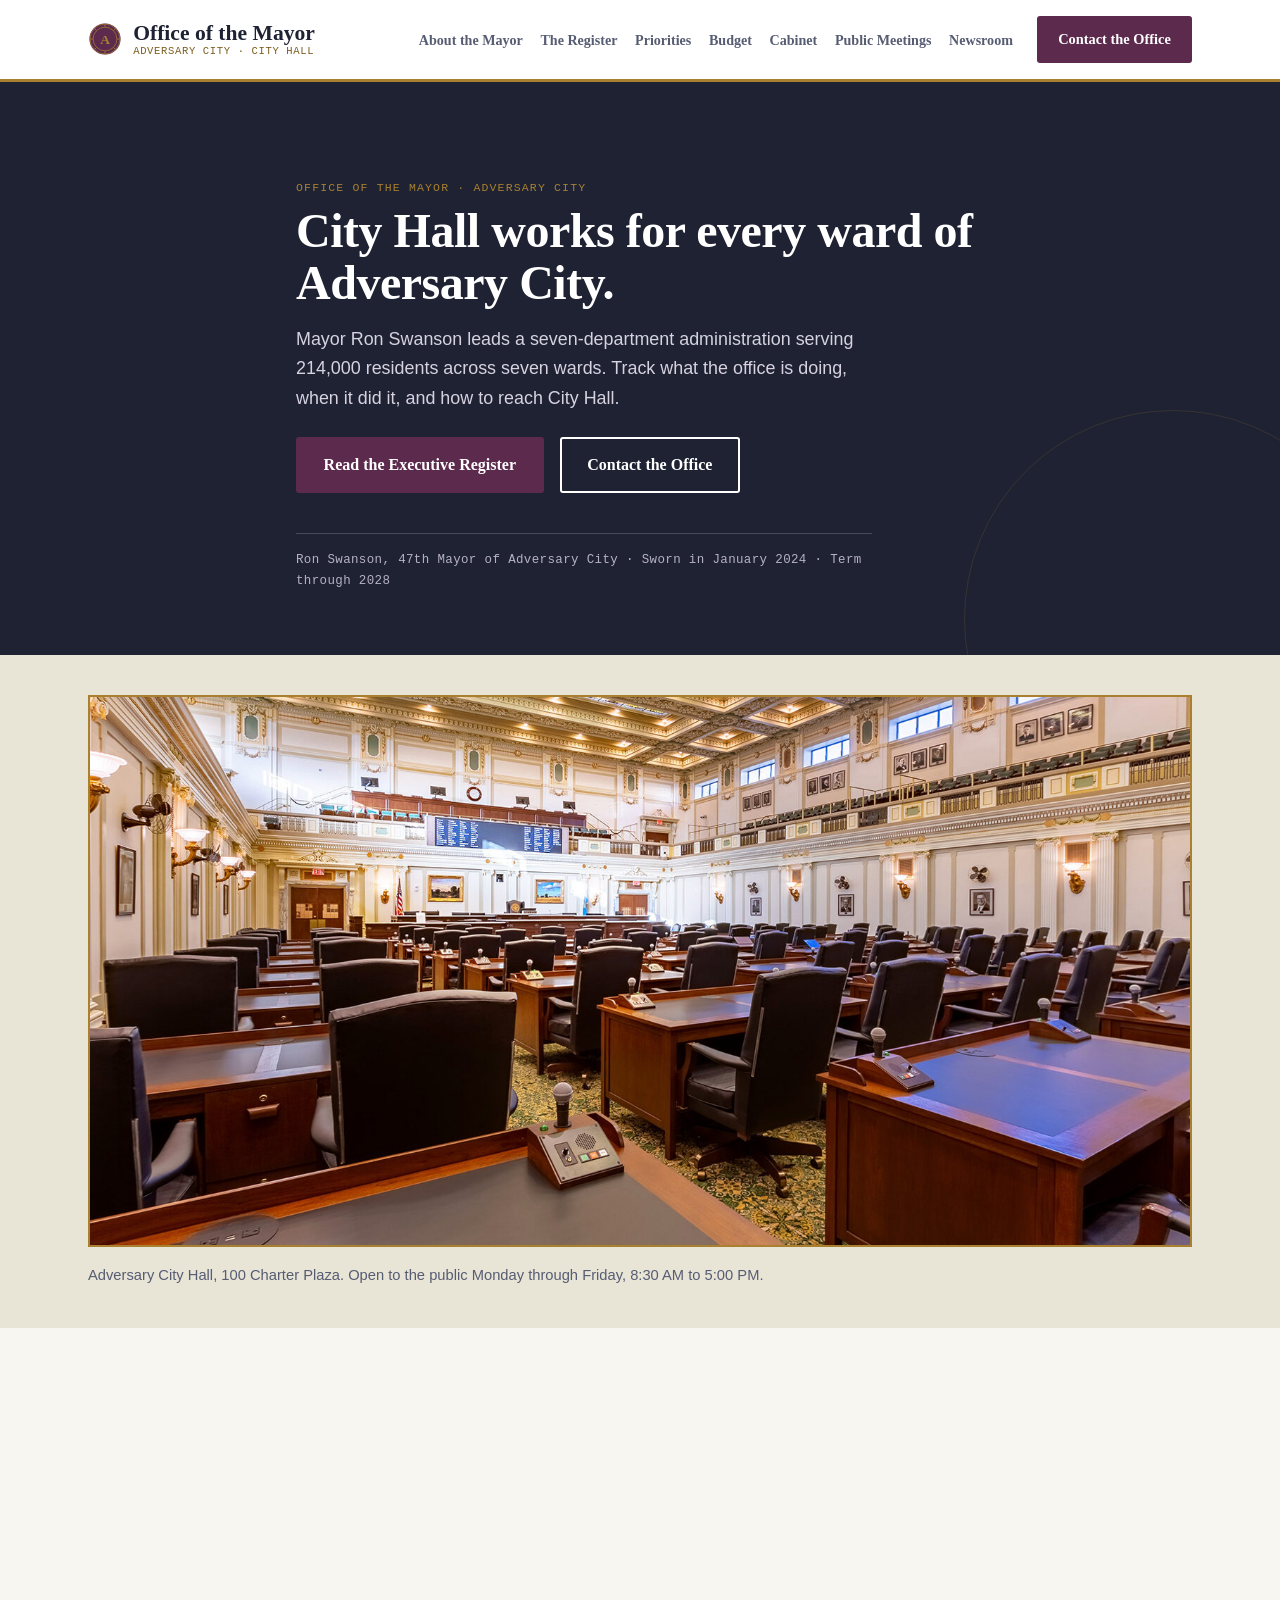
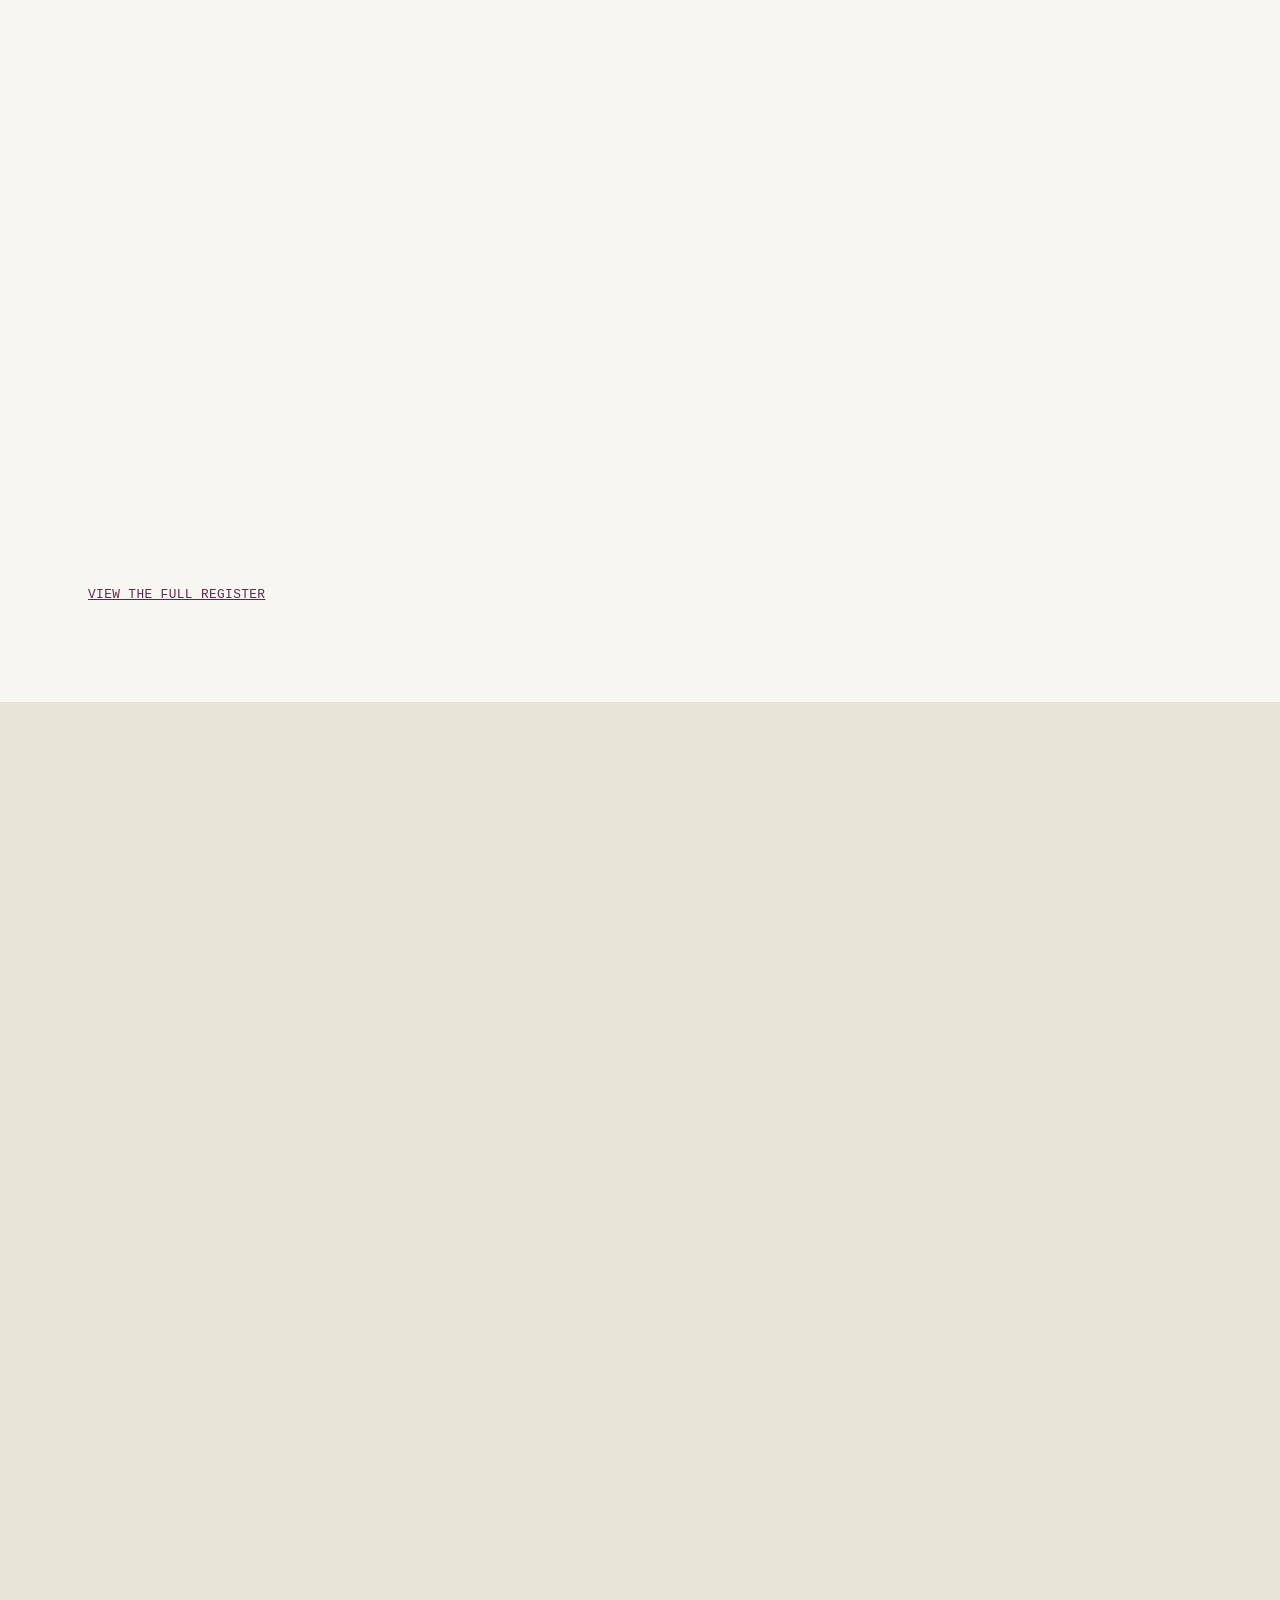
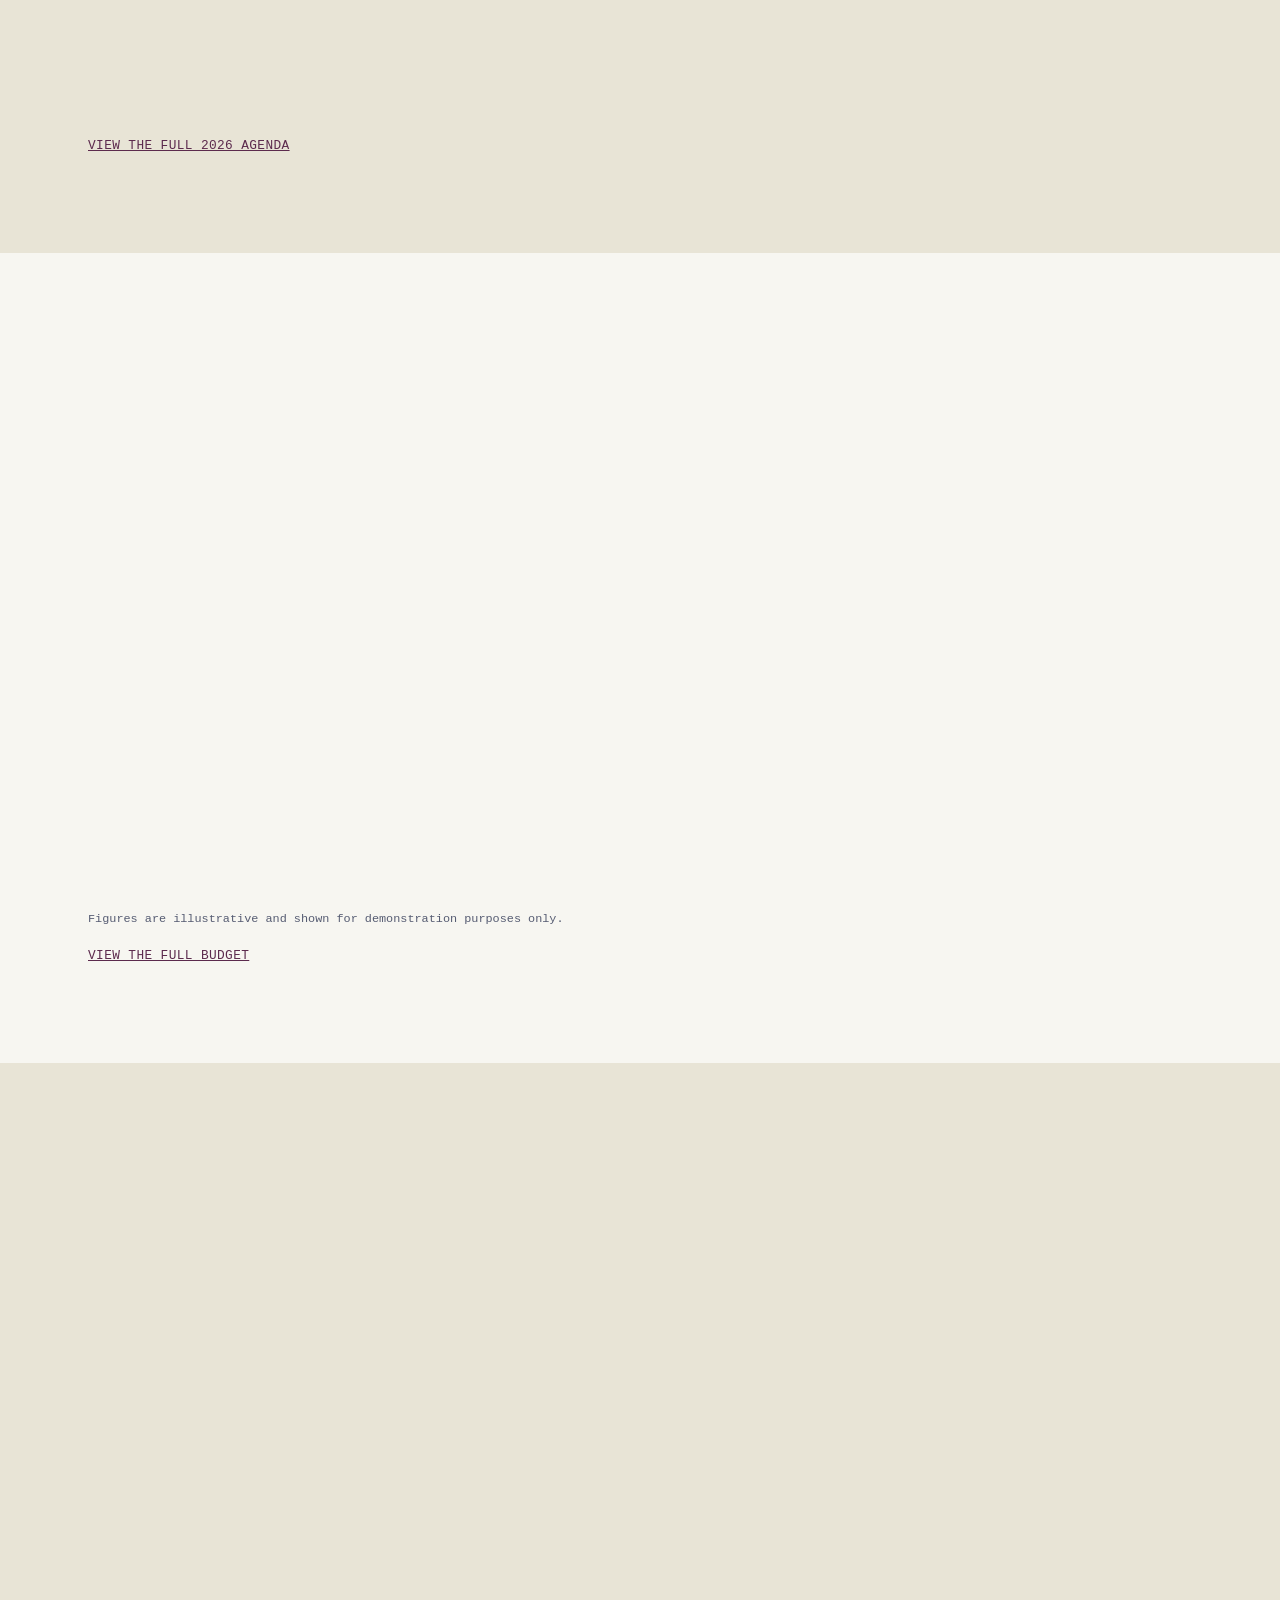
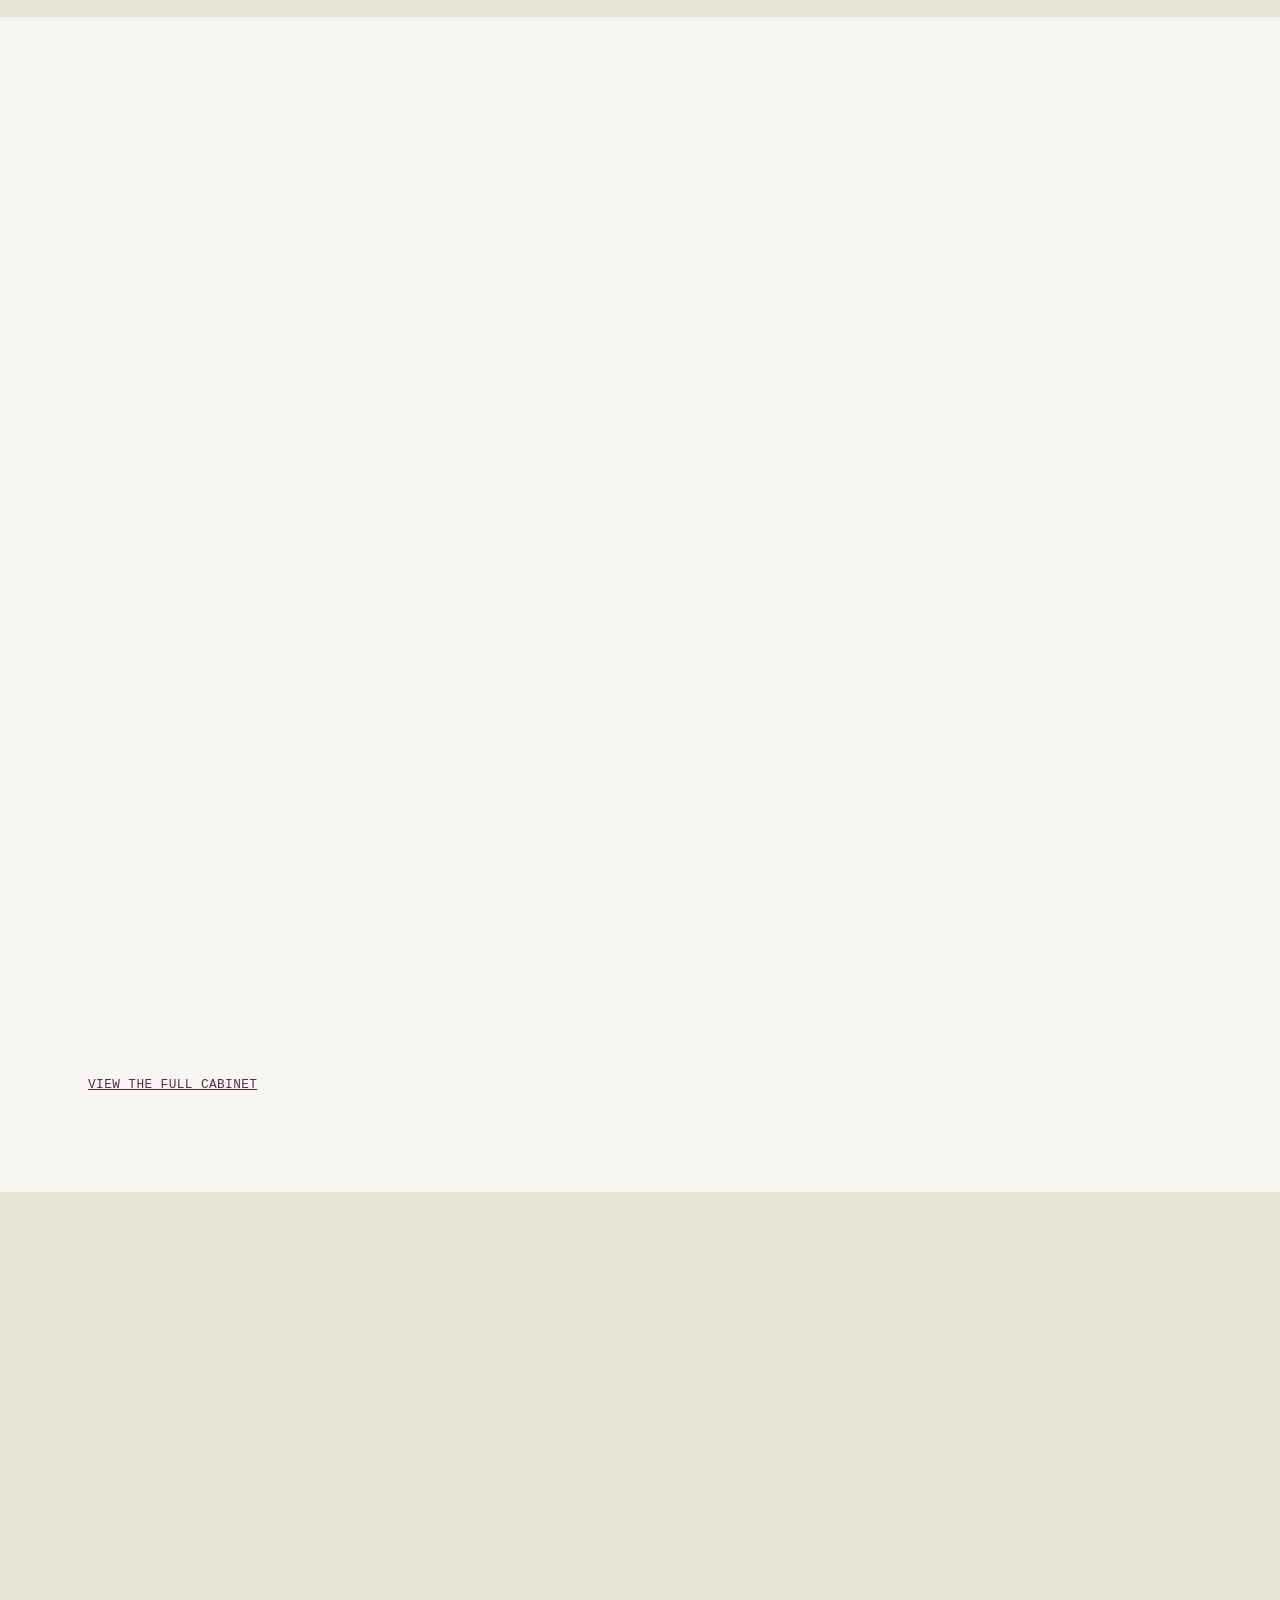
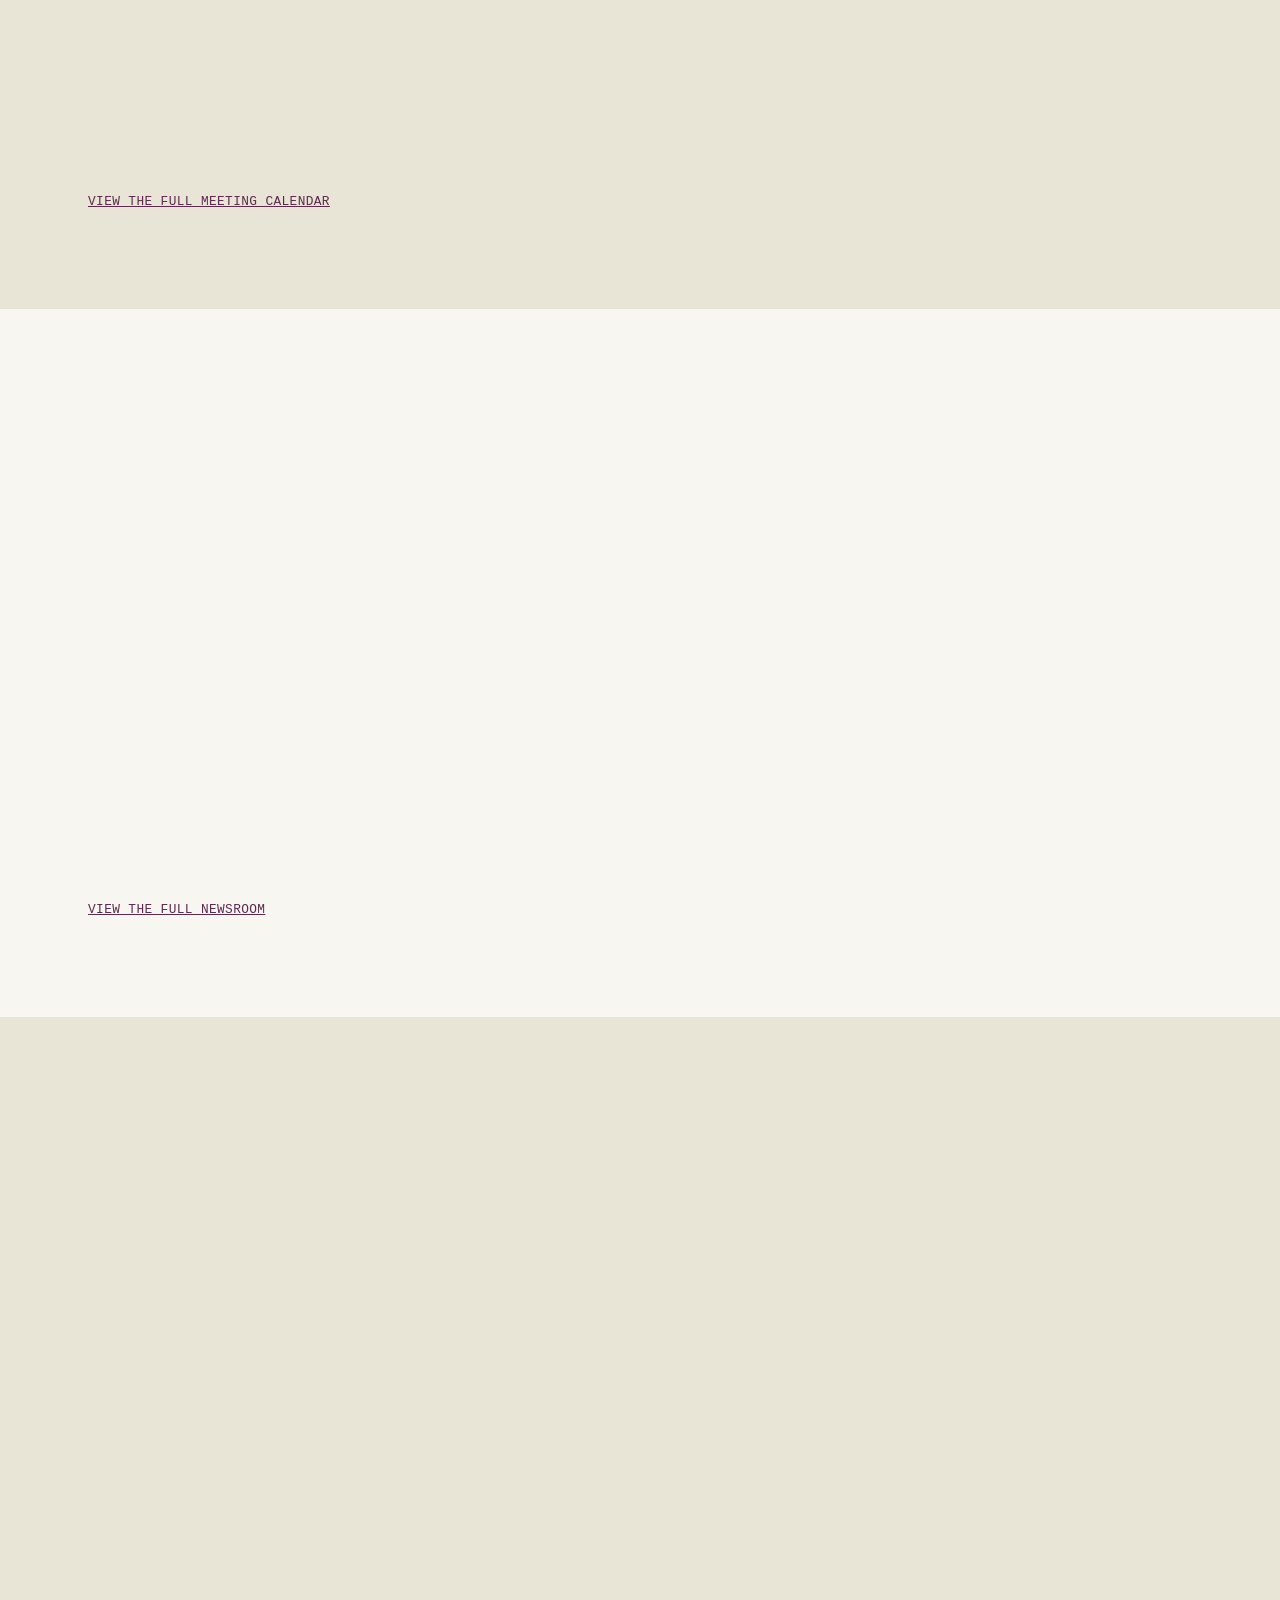
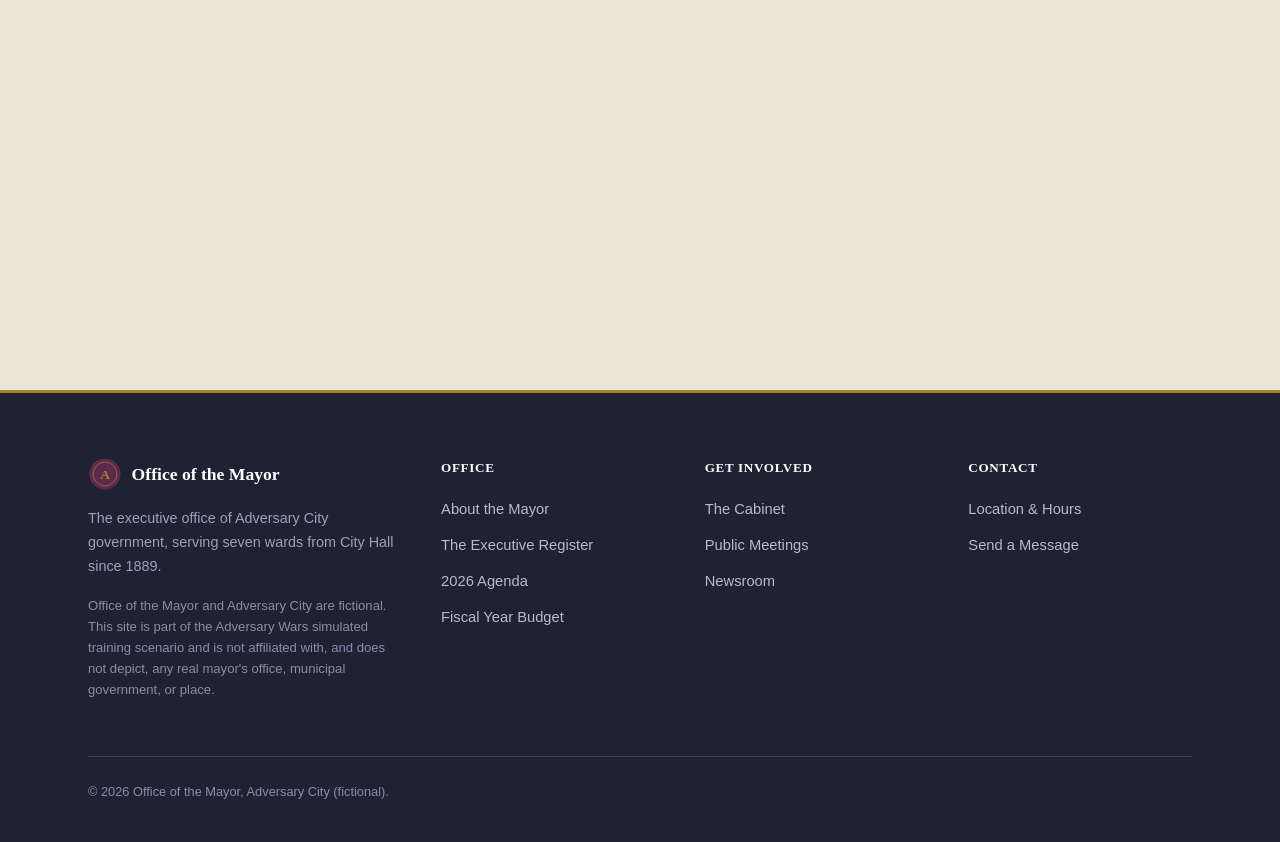
<file: index.html>
<!DOCTYPE html>
<!--
  Adversary Wars simulation project, set in the fictional city of Adversary City.
  City Mayor (Office of the Mayor) is a fictional facility in the fictional city
  of Adversary City. This site was built for a simulated training/CTF scenario
  and is not intended to represent, impersonate, or harm any real mayor's
  office, municipal government, organization, or place.
-->
<html lang="en">
<head>
  <meta charset="UTF-8" />
  <meta name="viewport" content="width=device-width, initial-scale=1.0" />
  <title>Office of the Mayor | Adversary City</title>
  <meta name="robots" content="noindex, nofollow" />
  <meta name="disclaimer" content="Office of the Mayor and Adversary City are fictional, built for the Adversary Wars simulated training scenario. Not affiliated with, and does not depict, any real mayor's office, municipal government, or place." />
  <meta name="description" content="Official site of the Office of the Mayor, Adversary City: executive orders, the fiscal year budget, the mayor's cabinet, public meetings, and how to reach City Hall." />
  <meta http-equiv="Content-Security-Policy" content="default-src 'self'; img-src 'self' data:; style-src 'self'; script-src 'self'; object-src 'none'; base-uri 'self'; form-action 'self'; frame-ancestors 'none';" />
  <link rel="icon" href="data:image/svg+xml,%3Csvg xmlns='http://www.w3.org/2000/svg' viewBox='0 0 24 24'%3E%3Ccircle cx='12' cy='12' r='11' fill='%235C2A4D'/%3E%3Ccircle cx='12' cy='12' r='8.4' fill='none' stroke='%23A8802F' stroke-width='0.6'/%3E%3Ctext x='12' y='15.8' text-anchor='middle' font-family='Georgia,serif' font-weight='700' font-size='9.5' fill='%23A8802F'%3EA%3C/text%3E%3C/svg%3E" />
  <link rel="stylesheet" href="css/styles.css" />
</head>
<body>
  <a class="skip-link" href="#main">Skip to content</a>

  <header class="site-header">
    <div class="wrap">
      <a class="brand" href="/">
        <svg class="brand-mark" viewBox="0 0 24 24" aria-hidden="true">
          <circle cx="12" cy="12" r="11" fill="#5C2A4D" />
          <circle cx="12" cy="12" r="10.6" fill="none" stroke="#A8802F" stroke-width="0.5" />
          <circle cx="12" cy="12" r="8.4" fill="none" stroke="#A8802F" stroke-width="0.5" />
          <g stroke="#A8802F" stroke-width="0.6">
            <line x1="12" y1="1.6" x2="12" y2="3.4" />
            <line x1="12" y1="1.6" x2="12" y2="3.4" transform="rotate(45 12 12)" />
            <line x1="12" y1="1.6" x2="12" y2="3.4" transform="rotate(90 12 12)" />
            <line x1="12" y1="1.6" x2="12" y2="3.4" transform="rotate(135 12 12)" />
            <line x1="12" y1="1.6" x2="12" y2="3.4" transform="rotate(180 12 12)" />
            <line x1="12" y1="1.6" x2="12" y2="3.4" transform="rotate(225 12 12)" />
            <line x1="12" y1="1.6" x2="12" y2="3.4" transform="rotate(270 12 12)" />
            <line x1="12" y1="1.6" x2="12" y2="3.4" transform="rotate(315 12 12)" />
          </g>
          <text x="12" y="15.8" text-anchor="middle" font-family="Georgia, 'Times New Roman', serif" font-weight="700" font-size="9.5" fill="#A8802F">A</text>
        </svg>
        <span class="brand-text">
          <span class="brand-name">Office of the Mayor</span>
          <span class="brand-sub">Adversary City · City Hall</span>
        </span>
      </a>

      <button class="nav-toggle" id="nav-toggle" type="button" aria-expanded="false" aria-controls="primary-nav">
        <svg viewBox="0 0 24 24" fill="none" stroke="currentColor" stroke-width="2"><path d="M3 6h18M3 12h18M3 18h18" /></svg>
        <span class="visually-hidden">Menu</span>
      </button>

      <nav class="primary-nav" id="primary-nav" aria-label="Primary">
        <ul>
          <li><a href="about-mayor/">About the Mayor</a></li>
          <li><a href="register/">The Register</a></li>
          <li><a href="priorities/">Priorities</a></li>
          <li><a href="budget/">Budget</a></li>
          <li><a href="cabinet/">Cabinet</a></li>
          <li><a href="meetings/">Public Meetings</a></li>
          <li><a href="newsroom/">Newsroom</a></li>
        </ul>
        <a class="btn btn-primary" href="#contact">Contact the Office</a>
      </nav>
    </div>
  </header>

  <main id="main">
    <section class="hero">
      <div class="wrap">
        <span class="eyebrow eyebrow-on-dark">Office of the Mayor · Adversary City</span>
        <h1>City Hall works for every ward of Adversary City.</h1>
        <p class="lede">Mayor Ron Swanson leads a seven-department administration serving 214,000 residents across seven wards. Track what the office is doing, when it did it, and how to reach City Hall.</p>
        <div class="hero-actions">
          <a class="btn btn-primary" href="#register">Read the Executive Register</a>
          <a class="btn btn-secondary btn-on-dark" href="#contact">Contact the Office</a>
        </div>
        <p class="hero-credential">Ron Swanson, 47th Mayor of Adversary City · Sworn in January 2024 · Term through 2028</p>
      </div>
    </section>

    <figure class="hero-frame">
      <div class="wrap">
        <div class="hero-frame-photo">
          <img src="assets/images/council-chamber-wide.jpg" width="1563" height="879" alt="The Adversary City Council chamber, rows of member desks facing the dais beneath a gilded coffered ceiling." fetchpriority="high" />
        </div>
        <figcaption>Adversary City Hall, 100 Charter Plaza. Open to the public Monday through Friday, 8:30 AM to 5:00 PM.</figcaption>
      </div>
    </figure>

    <section class="section" id="register" aria-labelledby="register-heading">
      <div class="wrap">
        <div class="section-head reveal">
          <span class="eyebrow">Official Record</span>
          <h2 id="register-heading">The Executive Register</h2>
          <p>Every order the mayor signs is numbered, dated, and posted here the same day. This is the public record, not a summary.</p>
        </div>

        <div class="register reveal">
          <div class="register-head">
            <span class="register-office">Office of the Mayor &middot; Official Record</span>
            <span class="register-vol">Vol. VII</span>
          </div>
          <div class="register-rows">
            <div class="register-row">
              <span class="register-no">EO 2026-11</span>
              <span class="register-date">Jul 6, 2026</span>
              <span class="register-title">Extending the heat emergency response plan through September</span>
              <span class="register-stamp is-enacted">Enacted</span>
            </div>
            <div class="register-row">
              <span class="register-no">EO 2026-10</span>
              <span class="register-date">Jun 22, 2026</span>
              <span class="register-title">Establishing the Ward Infrastructure Task Force</span>
              <span class="register-stamp is-enacted">Enacted</span>
            </div>
            <div class="register-row">
              <span class="register-no">EO 2026-09</span>
              <span class="register-date">May 30, 2026</span>
              <span class="register-title">Directing city agencies to publish response-time data quarterly</span>
              <span class="register-stamp is-enacted">Enacted</span>
            </div>
            <div class="register-row">
              <span class="register-no">EO 2026-08</span>
              <span class="register-date">Apr 18, 2026</span>
              <span class="register-title">Freezing non-essential department travel through fiscal year-end</span>
              <span class="register-stamp is-enacted">Enacted</span>
            </div>
            <div class="register-row">
              <span class="register-no">EO 2026-07</span>
              <span class="register-date">Mar 2, 2026</span>
              <span class="register-title">Creating the Small Business Permit Fast-Track Program</span>
              <span class="register-stamp is-pending">Pending council review</span>
            </div>
            <div class="register-row">
              <span class="register-no">EO 2026-03</span>
              <span class="register-date">Jan 14, 2026</span>
              <span class="register-title">Reinstating the downtown streetcar pilot</span>
              <span class="register-stamp is-rescinded">Rescinded</span>
            </div>
          </div>
          <p class="register-foot">Full order text and the archive back to 2019 are available by records request. Orders shown here are illustrative, for the Adversary Wars simulation.</p>
        </div>
        <a class="section-link" href="register/">View the full register</a>
      </div>
    </section>

    <section class="section section-tint" id="priorities">
      <div class="wrap">
        <div class="section-head reveal">
          <span class="eyebrow">2026 Agenda</span>
          <h2>Where the administration is focused.</h2>
          <p>Five priorities the mayor's office is tracking this term, updated as they move.</p>
        </div>

        <ul class="priority-list reveal">
          <li class="priority-item">
            <div class="priority-top">
              <h3>Ward Road Resurfacing</h3>
              <span class="priority-status is-underway">Underway</span>
            </div>
            <p>Sixty-eight lane-miles repaved since January, with the remaining forty scheduled before winter.</p>
            <div class="priority-rail"><span class="priority-rail-fill w-62"></span></div>
          </li>
          <li class="priority-item">
            <div class="priority-top">
              <h3>Affordable Housing Trust Fund</h3>
              <span class="priority-status is-underway">Underway</span>
            </div>
            <p>Capitalizing a $30 million fund to preserve and build income-restricted units near transit.</p>
            <div class="priority-rail"><span class="priority-rail-fill w-35"></span></div>
          </li>
          <li class="priority-item">
            <div class="priority-top">
              <h3>Streetlight LED Conversion</h3>
              <span class="priority-status is-underway">Underway</span>
            </div>
            <p>Replacing all 11,400 city streetlights with LED fixtures to cut the electricity bill.</p>
            <div class="priority-rail"><span class="priority-rail-fill w-81"></span></div>
          </li>
          <li class="priority-item">
            <div class="priority-top">
              <h3>Participatory Budgeting Pilot</h3>
              <span class="priority-status is-proposed">Proposed</span>
            </div>
            <p>Letting residents in three wards vote directly on a slice of next year's capital budget.</p>
            <div class="priority-rail"><span class="priority-rail-fill w-10"></span></div>
          </li>
          <li class="priority-item">
            <div class="priority-top">
              <h3>City Hall Records Digitization</h3>
              <span class="priority-status is-completed">Completed</span>
            </div>
            <p>Forty years of paper permits and deeds moved into a searchable public archive.</p>
            <div class="priority-rail"><span class="priority-rail-fill w-100"></span></div>
          </li>
        </ul>
        <a class="section-link" href="priorities/">View the full 2026 agenda</a>
      </div>
    </section>

    <section class="section" id="budget">
      <div class="wrap">
        <div class="section-head reveal">
          <span class="eyebrow">Fiscal Year 2026</span>
          <h2>How the city spends $412 million.</h2>
          <p>General fund allocation by department, approved by the council in December 2025.</p>
        </div>

        <div class="budget-bar reveal" role="img" aria-label="Budget allocation: Public Safety 31 percent, Education and Youth Services 22 percent, Infrastructure and Public Works 18 percent, Health and Human Services 12 percent, Parks and Recreation 7 percent, Debt Service 6 percent, General Administration 4 percent.">
          <span class="budget-seg tone-1 w-31"></span>
          <span class="budget-seg tone-2 w-22"></span>
          <span class="budget-seg tone-3 w-18"></span>
          <span class="budget-seg tone-4 w-12"></span>
          <span class="budget-seg tone-5 w-7"></span>
          <span class="budget-seg tone-6 w-6"></span>
          <span class="budget-seg tone-7 w-4"></span>
        </div>

        <ul class="budget-legend reveal">
          <li><span class="budget-swatch tone-1"></span><span class="budget-name">Public Safety</span><span class="budget-pct">31%</span><span class="budget-amt">$127.7M</span></li>
          <li><span class="budget-swatch tone-2"></span><span class="budget-name">Education &amp; Youth Services</span><span class="budget-pct">22%</span><span class="budget-amt">$90.6M</span></li>
          <li><span class="budget-swatch tone-3"></span><span class="budget-name">Infrastructure &amp; Public Works</span><span class="budget-pct">18%</span><span class="budget-amt">$74.2M</span></li>
          <li><span class="budget-swatch tone-4"></span><span class="budget-name">Health &amp; Human Services</span><span class="budget-pct">12%</span><span class="budget-amt">$49.4M</span></li>
          <li><span class="budget-swatch tone-5"></span><span class="budget-name">Parks &amp; Recreation</span><span class="budget-pct">7%</span><span class="budget-amt">$28.8M</span></li>
          <li><span class="budget-swatch tone-6"></span><span class="budget-name">Debt Service</span><span class="budget-pct">6%</span><span class="budget-amt">$24.7M</span></li>
          <li><span class="budget-swatch tone-7"></span><span class="budget-name">General Administration</span><span class="budget-pct">4%</span><span class="budget-amt">$16.6M</span></li>
        </ul>
        <p class="budget-foot">Figures are illustrative and shown for demonstration purposes only.</p>
        <a class="section-link" href="budget/">View the full budget</a>
      </div>
    </section>

    <section class="section section-tint" id="inside">
      <div class="wrap two-col">
        <figure class="reveal">
          <div class="framed-photo">
            <div class="framed-photo-inner">
              <img src="assets/images/council-chamber-detail.jpg" width="547" height="365" loading="lazy" alt="A wood-paneled council chamber at Adversary City Hall, with a vaulted stained-glass skylight overhead." />
            </div>
          </div>
          <figcaption>The council chamber on the second floor of City Hall, open to the public during every regular session.</figcaption>
        </figure>
        <div class="reveal">
          <span class="eyebrow">Inside City Hall</span>
          <h2>Open sessions, open doors.</h2>
          <p>Council sessions, budget hearings, and the mayor's weekly office hours all run open to the public, with seating on a first-come basis and an overflow room when the chamber fills. Agendas post at least five days ahead, and every vote is entered into the record the same night.</p>
          <blockquote class="pull-quote">
            <p>&ldquo;A city government that residents can't see into is a city government residents can't hold accountable.&rdquo;</p>
            <cite>Mayor Ron Swanson</cite>
          </blockquote>
        </div>
      </div>
    </section>

    <section class="section" id="cabinet">
      <div class="wrap">
        <div class="section-head reveal">
          <span class="eyebrow">The Administration</span>
          <h2>Who runs the departments.</h2>
        </div>

        <ul class="directory reveal">
          <li class="directory-row">
            <span class="directory-chip">RS</span>
            <div class="directory-info">
              <span class="directory-name">Ron Swanson</span>
              <span class="directory-title">Mayor</span>
              <span class="directory-dept">Office of the Mayor</span>
              <span class="directory-desc">Sets the administration's priorities and represents Adversary City to the county and state.</span>
            </div>
          </li>
          <li class="directory-row">
            <span class="directory-chip">TF</span>
            <div class="directory-info">
              <span class="directory-name">Toby Flenderson</span>
              <span class="directory-title">Chief of Staff</span>
              <span class="directory-dept">Office of the Mayor</span>
              <span class="directory-desc">Runs day-to-day operations across all seven departments and manages the executive calendar.</span>
            </div>
          </li>
          <li class="directory-row">
            <span class="directory-chip">NC</span>
            <div class="directory-info">
              <span class="directory-name">Niles Crane</span>
              <span class="directory-title">City Attorney</span>
              <span class="directory-dept">Law Department</span>
              <span class="directory-desc">Reviews every ordinance and executive order before the mayor signs it.</span>
            </div>
          </li>
          <li class="directory-row">
            <span class="directory-chip">OM</span>
            <div class="directory-info">
              <span class="directory-name">Oscar Martinez</span>
              <span class="directory-title">Budget Director</span>
              <span class="directory-dept">Office of Management &amp; Budget</span>
              <span class="directory-desc">Builds the annual budget and reports spending against it every quarter.</span>
            </div>
          </li>
          <li class="directory-row">
            <span class="directory-chip">LL</span>
            <div class="directory-info">
              <span class="directory-name">Liz Lemon</span>
              <span class="directory-title">Communications Director</span>
              <span class="directory-dept">Office of the Mayor</span>
              <span class="directory-desc">Handles press inquiries and runs the city's public notice channels.</span>
            </div>
          </li>
          <li class="directory-row">
            <span class="directory-chip">AB</span>
            <div class="directory-info">
              <span class="directory-name">Andy Bernard</span>
              <span class="directory-title">Director of Community Engagement</span>
              <span class="directory-dept">Office of Neighborhood Affairs</span>
              <span class="directory-desc">Organizes town halls and ward-level outreach across all seven districts.</span>
            </div>
          </li>
        </ul>
        <a class="section-link" href="cabinet/">View the full cabinet</a>
      </div>
    </section>

    <section class="section section-tint" id="meetings">
      <div class="wrap">
        <div class="section-head reveal">
          <span class="eyebrow">Get Involved</span>
          <h2>Upcoming public meetings.</h2>
        </div>

        <ol class="meeting-rail reveal">
          <li class="meeting-row">
            <span class="meeting-date"><span class="meeting-month">Aug</span><span class="meeting-day">04</span></span>
            <span class="meeting-body">
              <h3>Ward 3 Town Hall</h3>
              <span class="meeting-where">Ward 3 Community Center, 4410 Birchwood Ave</span>
            </span>
            <span class="meeting-time">6:30 PM</span>
          </li>
          <li class="meeting-row">
            <span class="meeting-date"><span class="meeting-month">Aug</span><span class="meeting-day">11</span></span>
            <span class="meeting-body">
              <h3>City Council Regular Session</h3>
              <span class="meeting-where">City Hall Council Chamber, 2nd Floor</span>
            </span>
            <span class="meeting-time">5:00 PM</span>
          </li>
          <li class="meeting-row">
            <span class="meeting-date"><span class="meeting-month">Aug</span><span class="meeting-day">19</span></span>
            <span class="meeting-body">
              <h3>Budget Listening Session</h3>
              <span class="meeting-where">Central Library Auditorium</span>
            </span>
            <span class="meeting-time">6:00 PM</span>
          </li>
          <li class="meeting-row">
            <span class="meeting-date"><span class="meeting-month">Sep</span><span class="meeting-day">02</span></span>
            <span class="meeting-body">
              <h3>Ward 6 Town Hall</h3>
              <span class="meeting-where">Ward 6 Rec Center, 118 Foundry Row</span>
            </span>
            <span class="meeting-time">6:30 PM</span>
          </li>
        </ol>
        <a class="section-link" href="meetings/">View the full meeting calendar</a>
      </div>
    </section>

    <section class="section" id="newsroom">
      <div class="wrap">
        <div class="section-head reveal">
          <span class="eyebrow">Newsroom</span>
          <h2>From the mayor's office.</h2>
        </div>

        <ul class="press-list reveal">
          <li class="press-item">
            <span class="press-date">Jul 6, 2026</span>
            <div class="press-body">
              <h3>Mayor extends heat emergency plan through September</h3>
              <p>Cooling centers stay open citywide as the office renews the emergency order.</p>
            </div>
          </li>
          <li class="press-item">
            <span class="press-date">Jun 22, 2026</span>
            <div class="press-body">
              <h3>Ward Infrastructure Task Force holds first meeting</h3>
              <p>Seven ward delegates will set repaving and drainage priorities for fiscal year 2027.</p>
            </div>
          </li>
          <li class="press-item">
            <span class="press-date">May 30, 2026</span>
            <div class="press-body">
              <h3>City agencies to post response-time data quarterly</h3>
              <p>The new transparency order covers permitting, code enforcement, and 311 requests.</p>
            </div>
          </li>
          <li class="press-item">
            <span class="press-date">Apr 18, 2026</span>
            <div class="press-body">
              <h3>Mayor's office freezes non-essential travel</h3>
              <p>The budget order redirects savings toward the Ward Infrastructure Task Force.</p>
            </div>
          </li>
        </ul>
        <a class="section-link" href="newsroom/">View the full newsroom</a>
      </div>
    </section>

    <section class="section section-tint" id="contact">
      <div class="wrap">
        <div class="section-head reveal">
          <span class="eyebrow">Reach the Office</span>
          <h2>Contact City Hall.</h2>
        </div>

        <div class="two-col contact-grid">
          <div class="reveal panel-card">
            <h3>Location &amp; Contact</h3>
            <ul class="contact-list">
              <li>
                <svg viewBox="0 0 24 24" fill="none" stroke="currentColor" stroke-width="1.6" aria-hidden="true"><path d="M12 21s-6-5.2-6-10a6 6 0 1 1 12 0c0 4.8-6 10-6 10z" /><circle cx="12" cy="11" r="2.2" /></svg>
                <address>
                  City Hall<br />
                  100 Charter Plaza<br />
                  Adversary City, AC 00000
                </address>
              </li>
              <li>
                <svg viewBox="0 0 24 24" fill="none" stroke="currentColor" stroke-width="1.6" aria-hidden="true"><path d="M4 5c0 8.3 6.7 15 15 15l1-4-5-2-2 2c-2-1-4-3-5-5l2-2-2-5-4 1z" /></svg>
                <p class="contact-numbers">
                  Main line: 555-0130<br />
                  Constituent services: 555-0131<br />
                  Press office: 555-0132<br />
                  Records request (FOIA): 555-0133
                </p>
              </li>
              <li>
                <svg viewBox="0 0 24 24" fill="none" stroke="currentColor" stroke-width="1.6" aria-hidden="true"><circle cx="12" cy="12" r="9" /><path d="M12 7v5l3.2 2" /></svg>
                <p class="contact-numbers">Monday to Friday, 8:30 AM to 5:00 PM<br />Closed on city holidays</p>
              </li>
            </ul>
            <div class="emergency-callout">
              <strong>Need emergency city services?</strong> For a water main break, downed tree, or power outage, call 311 or your local emergency number. This form isn't monitored for emergencies.
            </div>
          </div>

          <div class="reveal panel-card" id="message">
            <h3>Send a Message</h3>
            <form id="contact-form" novalidate>
              <p class="form-note">Demonstration form. Nothing is sent or stored when you submit.</p>

              <fieldset class="topic-group">
                <legend>Topic</legend>
                <div class="topic-pills">
                  <label class="topic-pill">
                    <input type="radio" name="topic" value="General Inquiry" checked />
                    <span>General Inquiry</span>
                  </label>
                  <label class="topic-pill">
                    <input type="radio" name="topic" value="Records Request" />
                    <span>Records Request</span>
                  </label>
                  <label class="topic-pill">
                    <input type="radio" name="topic" value="Press Inquiry" />
                    <span>Press Inquiry</span>
                  </label>
                  <label class="topic-pill">
                    <input type="radio" name="topic" value="Report a Concern" />
                    <span>Report a Concern</span>
                  </label>
                </div>
              </fieldset>

              <div class="field">
                <label for="contact-name">Full name</label>
                <input type="text" id="contact-name" name="contact-name" autocomplete="name" required />
              </div>

              <div class="field">
                <label for="contact-reply">Email or phone</label>
                <input type="text" id="contact-reply" name="contact-reply" autocomplete="email" placeholder="you@example.com or 555-0100" required />
              </div>

              <div class="field">
                <label for="contact-message">Message</label>
                <textarea id="contact-message" name="contact-message" rows="4" required></textarea>
              </div>

              <button class="btn btn-primary" type="submit">Send Message</button>
              <p class="confirm-panel" id="confirm-panel" role="status"></p>
            </form>
          </div>
        </div>
      </div>
    </section>
  </main>

  <footer class="site-footer">
    <div class="wrap">
      <div class="footer-grid">
        <div class="footer-brand">
          <div class="footer-brand-top">
            <svg class="brand-mark" viewBox="0 0 24 24" aria-hidden="true">
              <circle cx="12" cy="12" r="11" fill="#5C2A4D" />
              <circle cx="12" cy="12" r="8.4" fill="none" stroke="#A8802F" stroke-width="0.5" />
              <text x="12" y="15.8" text-anchor="middle" font-family="Georgia, 'Times New Roman', serif" font-weight="700" font-size="9.5" fill="#A8802F">A</text>
            </svg>
            <span class="brand-name brand-name-invert">Office of the Mayor</span>
          </div>
          <p>The executive office of Adversary City government, serving seven wards from City Hall since 1889.</p>
          <p class="disclaimer">Office of the Mayor and Adversary City are fictional. This site is part of the Adversary Wars simulated training scenario and is not affiliated with, and does not depict, any real mayor's office, municipal government, or place.</p>
        </div>

        <div>
          <h3>Office</h3>
          <ul>
            <li><a href="about-mayor/">About the Mayor</a></li>
            <li><a href="register/">The Executive Register</a></li>
            <li><a href="priorities/">2026 Agenda</a></li>
            <li><a href="budget/">Fiscal Year Budget</a></li>
          </ul>
        </div>

        <div>
          <h3>Get Involved</h3>
          <ul>
            <li><a href="cabinet/">The Cabinet</a></li>
            <li><a href="meetings/">Public Meetings</a></li>
            <li><a href="newsroom/">Newsroom</a></li>
          </ul>
        </div>

        <div>
          <h3>Contact</h3>
          <ul>
            <li><a href="/#contact">Location &amp; Hours</a></li>
            <li><a href="/#message">Send a Message</a></li>
          </ul>
        </div>
      </div>

      <div class="footer-bottom">
        <p>&copy; <span id="year"></span> Office of the Mayor, Adversary City (fictional).</p>
      </div>
    </div>
  </footer>

  <script src="js/main.js" defer></script>
</body>
</html>
</file>
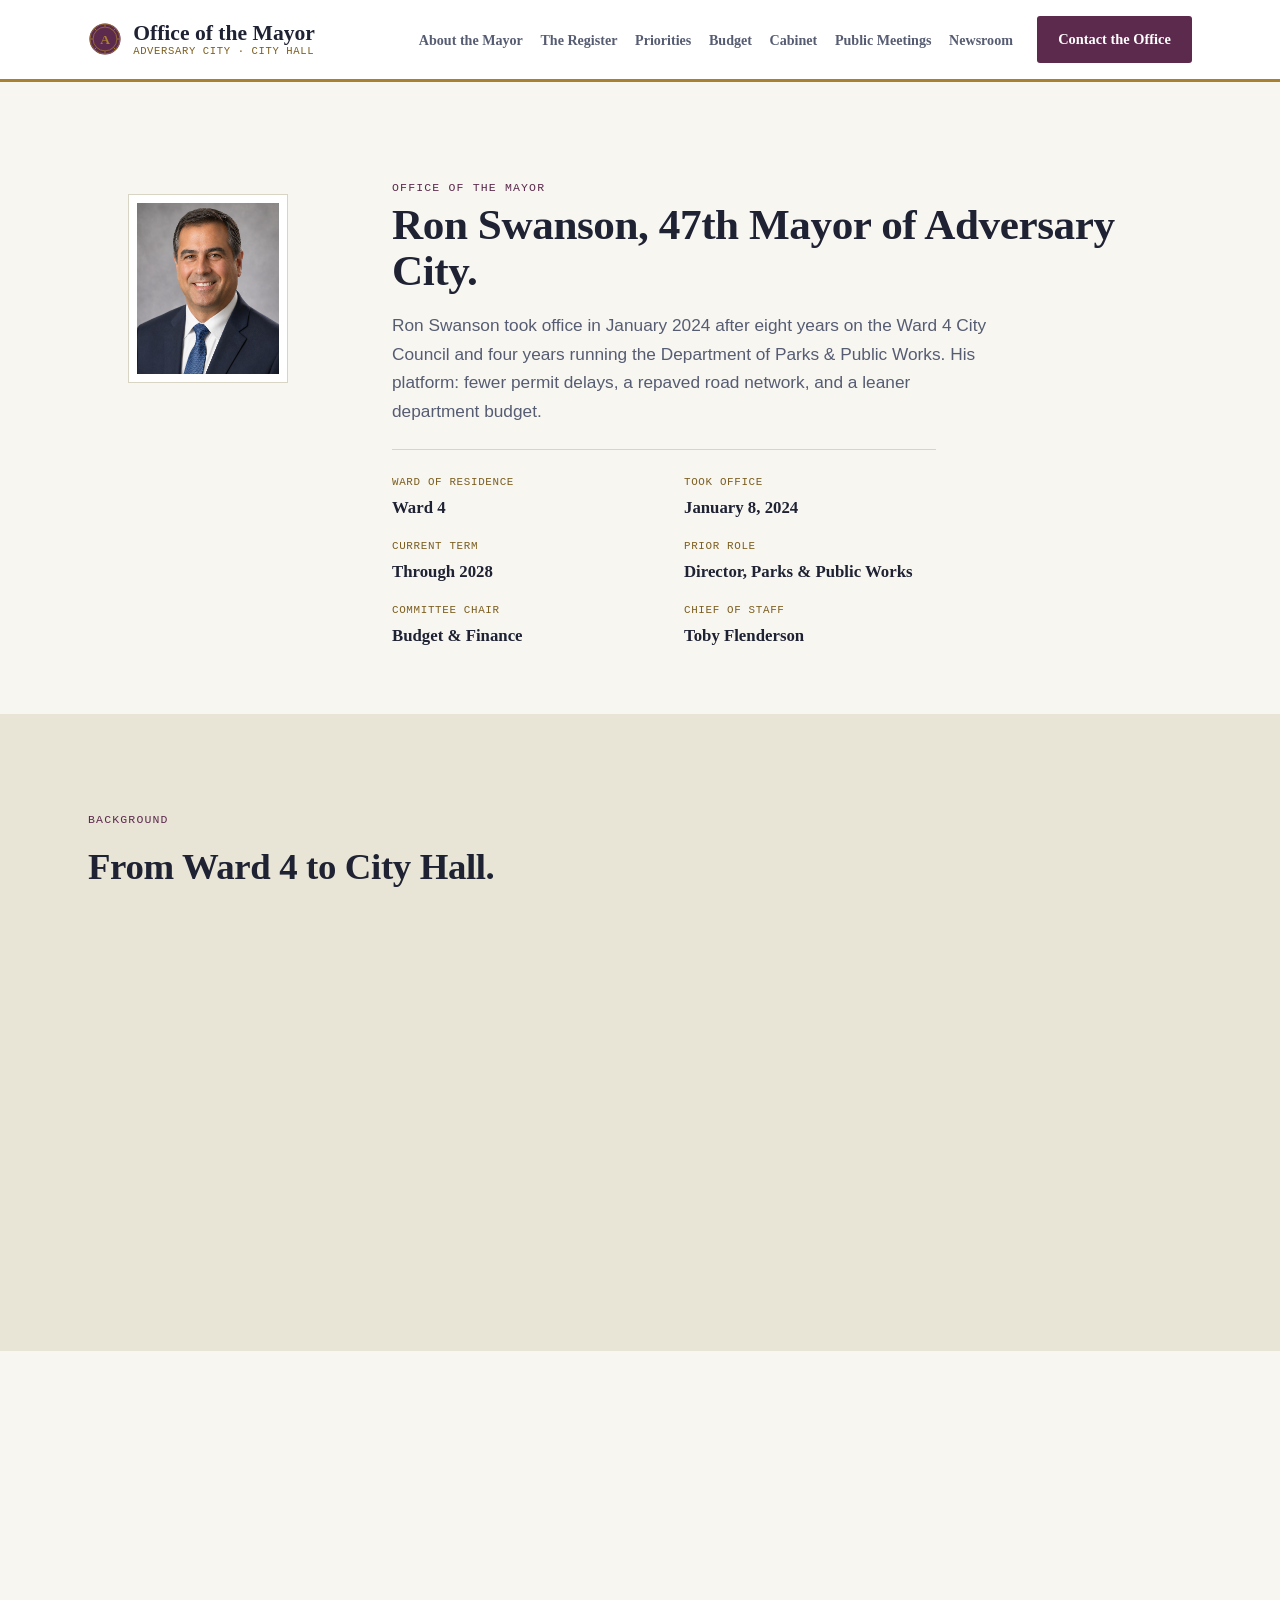
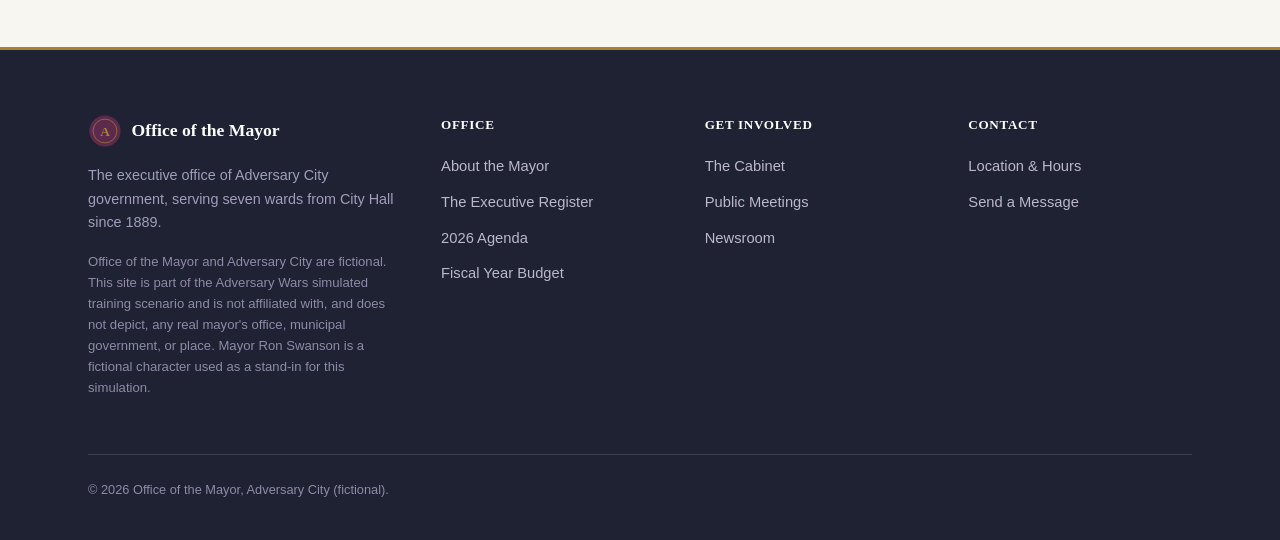
<file: about-mayor/index.html>
<!DOCTYPE html>
<!--
  Adversary Wars simulation project, set in the fictional city of Adversary City.
  Office of the Mayor is a fictional facility in the fictional city of Adversary
  City. This site was built for a simulated training/CTF scenario and is not
  intended to represent, impersonate, or harm any real mayor's office,
  municipal government, organization, or place.
-->
<html lang="en">
<head>
  <meta charset="UTF-8" />
  <meta name="viewport" content="width=device-width, initial-scale=1.0" />
  <title>About Mayor Ron Swanson · Office of the Mayor · Adversary City</title>
  <meta name="robots" content="noindex, nofollow" />
  <meta name="disclaimer" content="Office of the Mayor and Adversary City are fictional, built for the Adversary Wars simulated training scenario. Not affiliated with, and does not depict, any real mayor's office, municipal government, or place. Mayor Ron Swanson is a fictional character used as a stand-in for this simulation." />
  <meta name="description" content="A biography of Mayor Ron Swanson: career background, time in office, and how to reach the Office of the Mayor in Adversary City." />
  <meta http-equiv="Content-Security-Policy" content="default-src 'self'; img-src 'self' data:; style-src 'self'; script-src 'self'; object-src 'none'; base-uri 'self'; form-action 'self'; frame-ancestors 'none';" />
  <link rel="icon" href="data:image/svg+xml,%3Csvg xmlns='http://www.w3.org/2000/svg' viewBox='0 0 24 24'%3E%3Ccircle cx='12' cy='12' r='11' fill='%235C2A4D'/%3E%3Ccircle cx='12' cy='12' r='8.4' fill='none' stroke='%23A8802F' stroke-width='0.6'/%3E%3Ctext x='12' y='15.8' text-anchor='middle' font-family='Georgia,serif' font-weight='700' font-size='9.5' fill='%23A8802F'%3EA%3C/text%3E%3C/svg%3E" />
  <link rel="stylesheet" href="../css/styles.css" />
</head>
<body>
  <a class="skip-link" href="#main">Skip to content</a>

  <header class="site-header">
    <div class="wrap">
      <a class="brand" href="/">
        <svg class="brand-mark" viewBox="0 0 24 24" aria-hidden="true">
          <circle cx="12" cy="12" r="11" fill="#5C2A4D" />
          <circle cx="12" cy="12" r="10.6" fill="none" stroke="#A8802F" stroke-width="0.5" />
          <circle cx="12" cy="12" r="8.4" fill="none" stroke="#A8802F" stroke-width="0.5" />
          <g stroke="#A8802F" stroke-width="0.6">
            <line x1="12" y1="1.6" x2="12" y2="3.4" />
            <line x1="12" y1="1.6" x2="12" y2="3.4" transform="rotate(45 12 12)" />
            <line x1="12" y1="1.6" x2="12" y2="3.4" transform="rotate(90 12 12)" />
            <line x1="12" y1="1.6" x2="12" y2="3.4" transform="rotate(135 12 12)" />
            <line x1="12" y1="1.6" x2="12" y2="3.4" transform="rotate(180 12 12)" />
            <line x1="12" y1="1.6" x2="12" y2="3.4" transform="rotate(225 12 12)" />
            <line x1="12" y1="1.6" x2="12" y2="3.4" transform="rotate(270 12 12)" />
            <line x1="12" y1="1.6" x2="12" y2="3.4" transform="rotate(315 12 12)" />
          </g>
          <text x="12" y="15.8" text-anchor="middle" font-family="Georgia, 'Times New Roman', serif" font-weight="700" font-size="9.5" fill="#A8802F">A</text>
        </svg>
        <span class="brand-text">
          <span class="brand-name">Office of the Mayor</span>
          <span class="brand-sub">Adversary City · City Hall</span>
        </span>
      </a>

      <button class="nav-toggle" id="nav-toggle" type="button" aria-expanded="false" aria-controls="primary-nav">
        <svg viewBox="0 0 24 24" fill="none" stroke="currentColor" stroke-width="2"><path d="M3 6h18M3 12h18M3 18h18" /></svg>
        <span class="visually-hidden">Menu</span>
      </button>

      <nav class="primary-nav" id="primary-nav" aria-label="Primary">
        <ul>
          <li><a href="./" aria-current="page">About the Mayor</a></li>
          <li><a href="../register/">The Register</a></li>
          <li><a href="../priorities/">Priorities</a></li>
          <li><a href="../budget/">Budget</a></li>
          <li><a href="../cabinet/">Cabinet</a></li>
          <li><a href="../meetings/">Public Meetings</a></li>
          <li><a href="../newsroom/">Newsroom</a></li>
        </ul>
        <a class="btn btn-primary" href="/#contact">Contact the Office</a>
      </nav>
    </div>
  </header>

  <main id="main">
    <section class="bio-hero">
      <div class="wrap">
        <figure class="portrait-frame">
          <img src="../assets/images/mayor.png" width="1122" height="1402" alt="Portrait of Mayor Ron Swanson, wearing a navy suit and blue tie against a plain gray backdrop." fetchpriority="high" />
        </figure>

        <div class="bio-title">
          <span class="eyebrow">Office of the Mayor</span>
          <h1>Ron Swanson, 47th Mayor of Adversary City.</h1>
          <p class="lede">Ron Swanson took office in January 2024 after eight years on the Ward 4 City Council and four years running the Department of Parks &amp; Public Works. His platform: fewer permit delays, a repaved road network, and a leaner department budget.</p>

          <ul class="fact-list">
            <li><span class="fact-label">Ward of Residence</span><span class="fact-value">Ward 4</span></li>
            <li><span class="fact-label">Took Office</span><span class="fact-value">January 8, 2024</span></li>
            <li><span class="fact-label">Current Term</span><span class="fact-value">Through 2028</span></li>
            <li><span class="fact-label">Prior Role</span><span class="fact-value">Director, Parks &amp; Public Works</span></li>
            <li><span class="fact-label">Committee Chair</span><span class="fact-value">Budget &amp; Finance</span></li>
            <li><span class="fact-label">Chief of Staff</span><span class="fact-value">Toby Flenderson</span></li>
          </ul>
        </div>
      </div>
    </section>

    <section class="section section-tint">
      <div class="wrap">
        <div class="section-head reveal">
          <span class="eyebrow">Background</span>
          <h2>From Ward 4 to City Hall.</h2>
        </div>

        <div class="bio-copy reveal">
          <p>Ron Swanson opened a small woodworking and permit-consulting practice in Ward 4 in 2011, working directly with the same permitting office he'd later run. He won a seat on the Ward 4 City Council in 2015 on a promise to cut the average permit wait from six weeks to two, and he kept it inside his first term.</p>
          <p>The outgoing mayor appointed him Director of Parks &amp; Public Works in 2019, where he oversaw the department's largest capital budget in a decade and consolidated four maintenance yards into two. Voters elected him the 47th Mayor of Adversary City in November 2023, and he took office that January.</p>
          <blockquote class="pull-quote">
            <p>&ldquo;Give a department a clear budget and a deadline, then get out of its way.&rdquo;</p>
            <cite>Mayor Ron Swanson</cite>
          </blockquote>
        </div>
      </div>
    </section>

    <section class="section">
      <div class="wrap">
        <div class="section-head reveal">
          <span class="eyebrow">Career</span>
          <h2>Two decades in Adversary City government.</h2>
        </div>

        <ol class="timeline reveal">
          <li class="timeline-row">
            <span class="timeline-year">2011</span>
            <span class="timeline-dot" aria-hidden="true"></span>
            <div class="timeline-content">
              <h3>Opens a woodworking and permit-consulting practice</h3>
              <p>Ward 4, working directly with the permitting office he'd later run.</p>
            </div>
          </li>
          <li class="timeline-row">
            <span class="timeline-year">2015</span>
            <span class="timeline-dot" aria-hidden="true"></span>
            <div class="timeline-content">
              <h3>Elected Ward 4 City Council Member</h3>
              <p>Campaigned on cutting the average permit wait from six weeks to two.</p>
            </div>
          </li>
          <li class="timeline-row">
            <span class="timeline-year">2019</span>
            <span class="timeline-dot" aria-hidden="true"></span>
            <div class="timeline-content">
              <h3>Appointed Director of Parks &amp; Public Works</h3>
              <p>Oversaw the department's largest capital budget in a decade and consolidated four maintenance yards into two.</p>
            </div>
          </li>
          <li class="timeline-row">
            <span class="timeline-year">2023</span>
            <span class="timeline-dot" aria-hidden="true"></span>
            <div class="timeline-content">
              <h3>Elected 47th Mayor of Adversary City</h3>
              <p>Won on a platform of fewer permit delays, a repaved road network, and a leaner department budget.</p>
            </div>
          </li>
          <li class="timeline-row">
            <span class="timeline-year">2024</span>
            <span class="timeline-dot" aria-hidden="true"></span>
            <div class="timeline-content">
              <h3>Sworn in as Mayor</h3>
              <p>Took the oath of office on January 8, for a term running through 2028.</p>
            </div>
          </li>
        </ol>
      </div>
    </section>

    <section class="section section-tint">
      <div class="wrap">
        <div class="section-head reveal">
          <span class="eyebrow">This Term</span>
          <h2>Where he's focused.</h2>
          <p>The administration's full 2026 agenda tracks five priorities, from road resurfacing to a records digitization project the office finished ahead of schedule.</p>
        </div>
        <div class="hero-actions reveal">
          <a class="btn btn-primary" href="../priorities/">See the 2026 Agenda</a>
          <a class="btn btn-secondary" href="../register/">Read the Executive Register</a>
        </div>
      </div>
    </section>

    <section class="section">
      <div class="wrap">
        <div class="section-head reveal">
          <span class="eyebrow">Reach the Office</span>
          <h2>Contact the Mayor's Office.</h2>
        </div>
        <div class="panel-card panel-narrow reveal">
          <h3>City Hall</h3>
          <address>
            100 Charter Plaza<br />
            Adversary City, AC 00000
          </address>
          <p class="contact-numbers">Main line: 555-0130<br />Constituent services: 555-0131</p>
          <a class="btn btn-primary" href="/#contact">Full Contact Info</a>
        </div>
      </div>
    </section>
  </main>

  <footer class="site-footer">
    <div class="wrap">
      <div class="footer-grid">
        <div class="footer-brand">
          <div class="footer-brand-top">
            <svg class="brand-mark" viewBox="0 0 24 24" aria-hidden="true">
              <circle cx="12" cy="12" r="11" fill="#5C2A4D" />
              <circle cx="12" cy="12" r="8.4" fill="none" stroke="#A8802F" stroke-width="0.5" />
              <text x="12" y="15.8" text-anchor="middle" font-family="Georgia, 'Times New Roman', serif" font-weight="700" font-size="9.5" fill="#A8802F">A</text>
            </svg>
            <span class="brand-name brand-name-invert">Office of the Mayor</span>
          </div>
          <p>The executive office of Adversary City government, serving seven wards from City Hall since 1889.</p>
          <p class="disclaimer">Office of the Mayor and Adversary City are fictional. This site is part of the Adversary Wars simulated training scenario and is not affiliated with, and does not depict, any real mayor's office, municipal government, or place. Mayor Ron Swanson is a fictional character used as a stand-in for this simulation.</p>
        </div>

        <div>
          <h3>Office</h3>
          <ul>
            <li><a href="./">About the Mayor</a></li>
            <li><a href="../register/">The Executive Register</a></li>
            <li><a href="../priorities/">2026 Agenda</a></li>
            <li><a href="../budget/">Fiscal Year Budget</a></li>
          </ul>
        </div>

        <div>
          <h3>Get Involved</h3>
          <ul>
            <li><a href="../cabinet/">The Cabinet</a></li>
            <li><a href="../meetings/">Public Meetings</a></li>
            <li><a href="../newsroom/">Newsroom</a></li>
          </ul>
        </div>

        <div>
          <h3>Contact</h3>
          <ul>
            <li><a href="/#contact">Location &amp; Hours</a></li>
            <li><a href="/#message">Send a Message</a></li>
          </ul>
        </div>
      </div>

      <div class="footer-bottom">
        <p>&copy; <span id="year"></span> Office of the Mayor, Adversary City (fictional).</p>
      </div>
    </div>
  </footer>

  <script src="../js/main.js" defer></script>
</body>
</html>
</file>
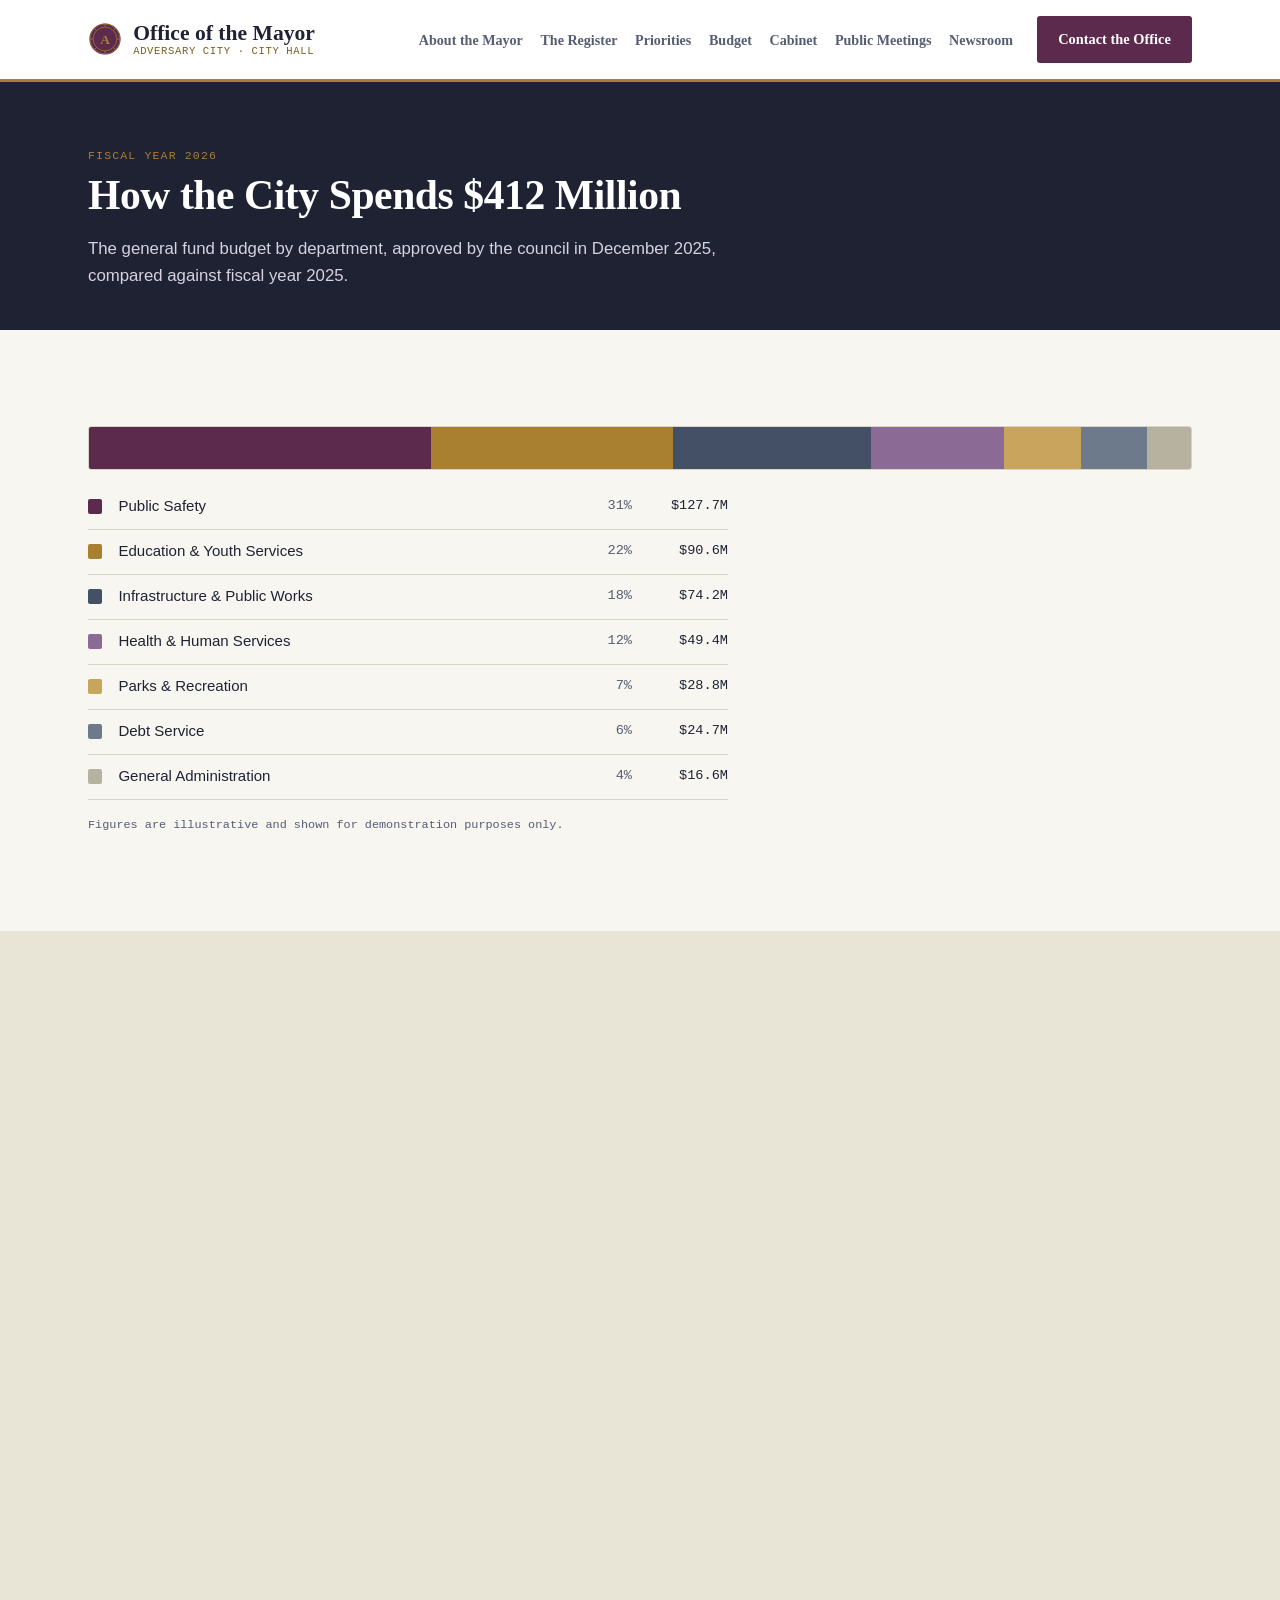
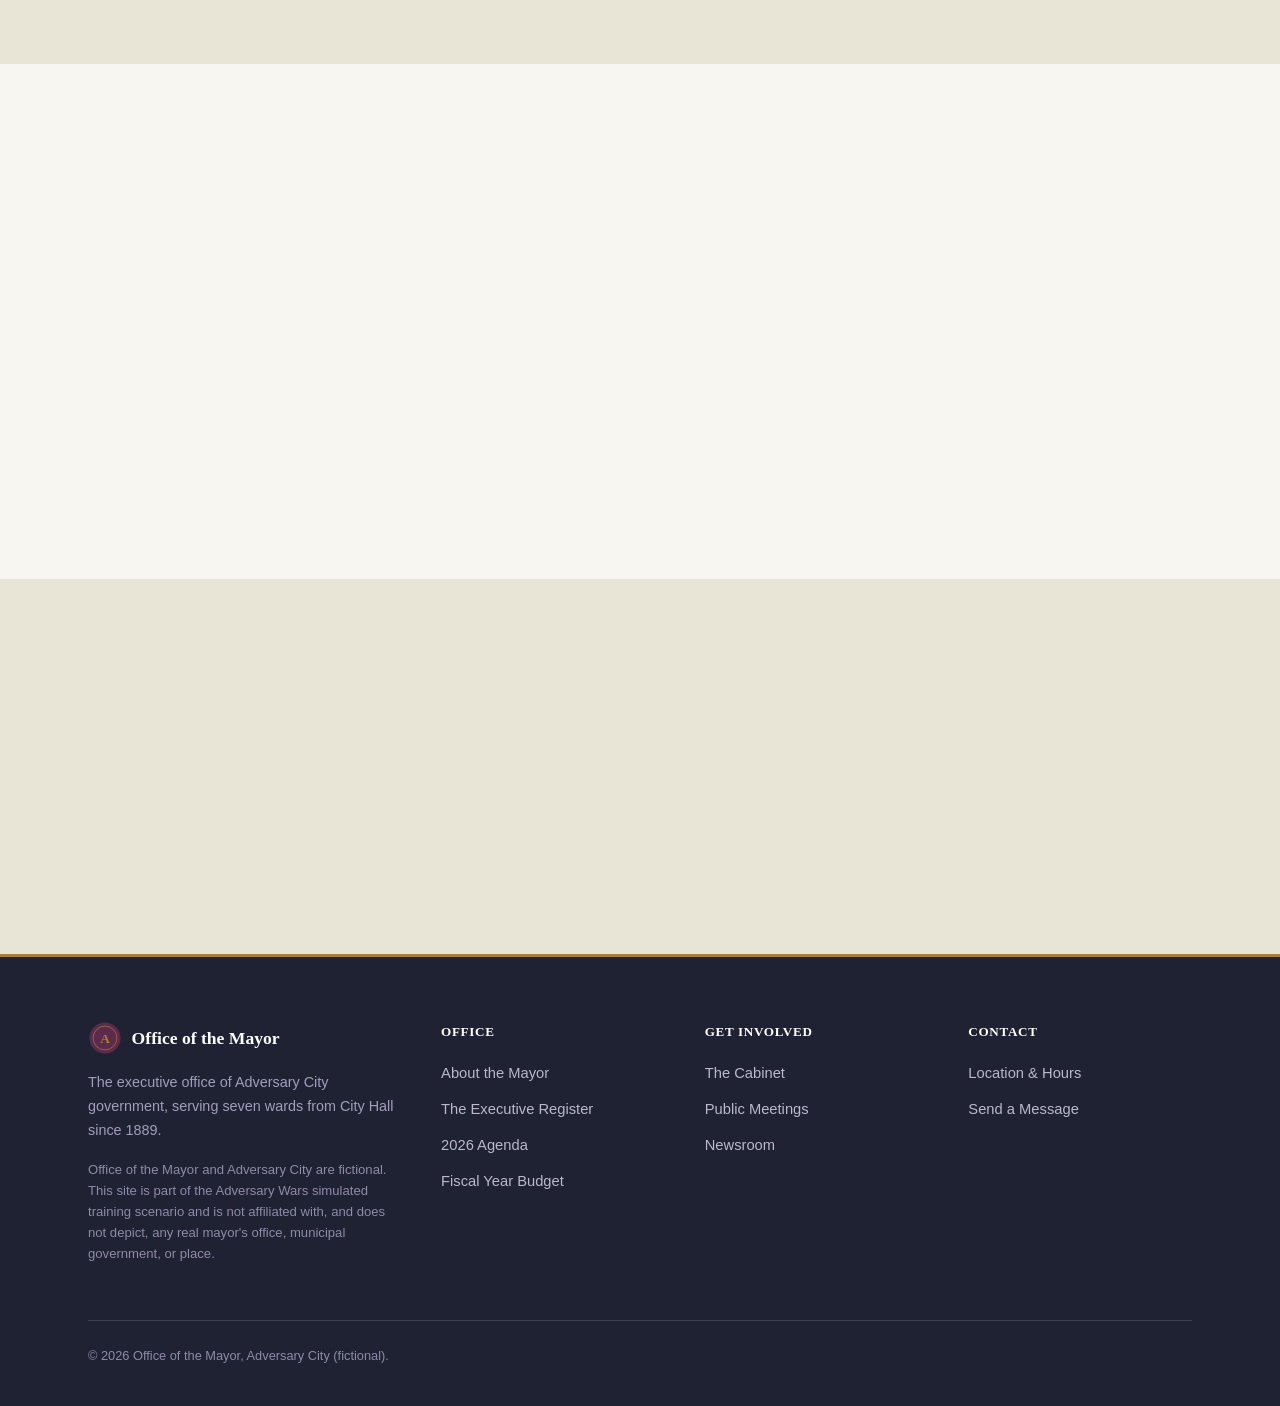
<file: budget/index.html>
<!DOCTYPE html>
<!--
  Adversary Wars simulation project, set in the fictional city of Adversary City.
  Office of the Mayor is a fictional facility in the fictional city of Adversary
  City. This site was built for a simulated training/CTF scenario and is not
  intended to represent, impersonate, or harm any real mayor's office,
  municipal government, organization, or place.
-->
<html lang="en">
<head>
  <meta charset="UTF-8" />
  <meta name="viewport" content="width=device-width, initial-scale=1.0" />
  <title>Fiscal Year 2026 Budget · Office of the Mayor · Adversary City</title>
  <meta name="robots" content="noindex, nofollow" />
  <meta name="disclaimer" content="Office of the Mayor and Adversary City are fictional, built for the Adversary Wars simulated training scenario. Not affiliated with, and does not depict, any real mayor's office, municipal government, or place." />
  <meta name="description" content="The Fiscal Year 2026 general fund budget for Adversary City, with a year-over-year comparison by department and an overview of how the budget is approved." />
  <meta http-equiv="Content-Security-Policy" content="default-src 'self'; img-src 'self' data:; style-src 'self'; script-src 'self'; object-src 'none'; base-uri 'self'; form-action 'self'; frame-ancestors 'none';" />
  <link rel="icon" href="data:image/svg+xml,%3Csvg xmlns='http://www.w3.org/2000/svg' viewBox='0 0 24 24'%3E%3Ccircle cx='12' cy='12' r='11' fill='%235C2A4D'/%3E%3Ccircle cx='12' cy='12' r='8.4' fill='none' stroke='%23A8802F' stroke-width='0.6'/%3E%3Ctext x='12' y='15.8' text-anchor='middle' font-family='Georgia,serif' font-weight='700' font-size='9.5' fill='%23A8802F'%3EA%3C/text%3E%3C/svg%3E" />
  <link rel="stylesheet" href="../css/styles.css" />
</head>
<body>
  <a class="skip-link" href="#main">Skip to content</a>

  <header class="site-header">
    <div class="wrap">
      <a class="brand" href="/">
        <svg class="brand-mark" viewBox="0 0 24 24" aria-hidden="true">
          <circle cx="12" cy="12" r="11" fill="#5C2A4D" />
          <circle cx="12" cy="12" r="10.6" fill="none" stroke="#A8802F" stroke-width="0.5" />
          <circle cx="12" cy="12" r="8.4" fill="none" stroke="#A8802F" stroke-width="0.5" />
          <g stroke="#A8802F" stroke-width="0.6">
            <line x1="12" y1="1.6" x2="12" y2="3.4" />
            <line x1="12" y1="1.6" x2="12" y2="3.4" transform="rotate(45 12 12)" />
            <line x1="12" y1="1.6" x2="12" y2="3.4" transform="rotate(90 12 12)" />
            <line x1="12" y1="1.6" x2="12" y2="3.4" transform="rotate(135 12 12)" />
            <line x1="12" y1="1.6" x2="12" y2="3.4" transform="rotate(180 12 12)" />
            <line x1="12" y1="1.6" x2="12" y2="3.4" transform="rotate(225 12 12)" />
            <line x1="12" y1="1.6" x2="12" y2="3.4" transform="rotate(270 12 12)" />
            <line x1="12" y1="1.6" x2="12" y2="3.4" transform="rotate(315 12 12)" />
          </g>
          <text x="12" y="15.8" text-anchor="middle" font-family="Georgia, 'Times New Roman', serif" font-weight="700" font-size="9.5" fill="#A8802F">A</text>
        </svg>
        <span class="brand-text">
          <span class="brand-name">Office of the Mayor</span>
          <span class="brand-sub">Adversary City · City Hall</span>
        </span>
      </a>

      <button class="nav-toggle" id="nav-toggle" type="button" aria-expanded="false" aria-controls="primary-nav">
        <svg viewBox="0 0 24 24" fill="none" stroke="currentColor" stroke-width="2"><path d="M3 6h18M3 12h18M3 18h18" /></svg>
        <span class="visually-hidden">Menu</span>
      </button>

      <nav class="primary-nav" id="primary-nav" aria-label="Primary">
        <ul>
          <li><a href="../about-mayor/">About the Mayor</a></li>
          <li><a href="../register/">The Register</a></li>
          <li><a href="../priorities/">Priorities</a></li>
          <li><a href="./" aria-current="page">Budget</a></li>
          <li><a href="../cabinet/">Cabinet</a></li>
          <li><a href="../meetings/">Public Meetings</a></li>
          <li><a href="../newsroom/">Newsroom</a></li>
        </ul>
        <a class="btn btn-primary" href="/#contact">Contact the Office</a>
      </nav>
    </div>
  </header>

  <main id="main">
    <section class="page-header">
      <div class="wrap">
        <span class="eyebrow">Fiscal Year 2026</span>
        <h1>How the City Spends $412 Million</h1>
        <p class="lede">The general fund budget by department, approved by the council in December 2025, compared against fiscal year 2025.</p>
      </div>
    </section>

    <section class="section">
      <div class="wrap">
        <div class="budget-bar reveal" role="img" aria-label="Budget allocation: Public Safety 31 percent, Education and Youth Services 22 percent, Infrastructure and Public Works 18 percent, Health and Human Services 12 percent, Parks and Recreation 7 percent, Debt Service 6 percent, General Administration 4 percent.">
          <span class="budget-seg tone-1 w-31"></span>
          <span class="budget-seg tone-2 w-22"></span>
          <span class="budget-seg tone-3 w-18"></span>
          <span class="budget-seg tone-4 w-12"></span>
          <span class="budget-seg tone-5 w-7"></span>
          <span class="budget-seg tone-6 w-6"></span>
          <span class="budget-seg tone-7 w-4"></span>
        </div>

        <ul class="budget-legend reveal">
          <li><span class="budget-swatch tone-1"></span><span class="budget-name">Public Safety</span><span class="budget-pct">31%</span><span class="budget-amt">$127.7M</span></li>
          <li><span class="budget-swatch tone-2"></span><span class="budget-name">Education &amp; Youth Services</span><span class="budget-pct">22%</span><span class="budget-amt">$90.6M</span></li>
          <li><span class="budget-swatch tone-3"></span><span class="budget-name">Infrastructure &amp; Public Works</span><span class="budget-pct">18%</span><span class="budget-amt">$74.2M</span></li>
          <li><span class="budget-swatch tone-4"></span><span class="budget-name">Health &amp; Human Services</span><span class="budget-pct">12%</span><span class="budget-amt">$49.4M</span></li>
          <li><span class="budget-swatch tone-5"></span><span class="budget-name">Parks &amp; Recreation</span><span class="budget-pct">7%</span><span class="budget-amt">$28.8M</span></li>
          <li><span class="budget-swatch tone-6"></span><span class="budget-name">Debt Service</span><span class="budget-pct">6%</span><span class="budget-amt">$24.7M</span></li>
          <li><span class="budget-swatch tone-7"></span><span class="budget-name">General Administration</span><span class="budget-pct">4%</span><span class="budget-amt">$16.6M</span></li>
        </ul>
        <p class="budget-foot">Figures are illustrative and shown for demonstration purposes only.</p>
      </div>
    </section>

    <section class="section section-tint">
      <div class="wrap">
        <div class="section-head reveal">
          <span class="eyebrow">Year Over Year</span>
          <h2>Fiscal year 2025 to fiscal year 2026.</h2>
        </div>

        <table class="data-table reveal">
          <thead>
            <tr>
              <th scope="col">Department</th>
              <th scope="col" class="num">FY2025</th>
              <th scope="col" class="num">FY2026</th>
              <th scope="col" class="num">Change</th>
            </tr>
          </thead>
          <tbody>
            <tr>
              <td>Public Safety</td>
              <td class="num">$121.4M</td>
              <td class="num">$127.7M</td>
              <td class="num">+5.2%</td>
            </tr>
            <tr>
              <td>Education &amp; Youth Services</td>
              <td class="num">$86.0M</td>
              <td class="num">$90.6M</td>
              <td class="num">+5.3%</td>
            </tr>
            <tr>
              <td>Infrastructure &amp; Public Works</td>
              <td class="num">$69.5M</td>
              <td class="num">$74.2M</td>
              <td class="num">+6.8%</td>
            </tr>
            <tr>
              <td>Health &amp; Human Services</td>
              <td class="num">$47.9M</td>
              <td class="num">$49.4M</td>
              <td class="num">+3.1%</td>
            </tr>
            <tr>
              <td>Parks &amp; Recreation</td>
              <td class="num">$27.6M</td>
              <td class="num">$28.8M</td>
              <td class="num">+4.3%</td>
            </tr>
            <tr>
              <td>Debt Service</td>
              <td class="num">$23.9M</td>
              <td class="num">$24.7M</td>
              <td class="num">+3.3%</td>
            </tr>
            <tr>
              <td>General Administration</td>
              <td class="num">$16.9M</td>
              <td class="num">$16.6M</td>
              <td class="num">&minus;1.8%</td>
            </tr>
          </tbody>
          <tfoot>
            <tr>
              <td>Total</td>
              <td class="num">$393.2M</td>
              <td class="num">$412.0M</td>
              <td class="num">+4.8%</td>
            </tr>
          </tfoot>
        </table>
      </div>
    </section>

    <section class="section">
      <div class="wrap">
        <div class="section-head reveal">
          <span class="eyebrow">Process</span>
          <h2>How the budget gets approved.</h2>
        </div>
        <div class="bio-copy reveal">
          <p>The Budget Director builds a draft budget each fall, starting from the prior year's actual spending and each department's requested changes. The council holds a public listening session before voting, where residents can speak to specific line items.</p>
          <p>The council votes on the final budget in December, and it takes effect at the start of the fiscal year. Any change of more than five percent to a single department's allocation requires a separate ordinance rather than a routine budget amendment.</p>
        </div>
      </div>
    </section>

    <section class="section section-tint">
      <div class="wrap">
        <div class="section-head reveal">
          <span class="eyebrow">See Also</span>
          <h2>Who manages the budget.</h2>
        </div>
        <div class="hero-actions reveal">
          <a class="btn btn-primary" href="../cabinet/">Meet the Budget Director</a>
          <a class="btn btn-secondary" href="../meetings/">Attend a Budget Listening Session</a>
        </div>
      </div>
    </section>
  </main>

  <footer class="site-footer">
    <div class="wrap">
      <div class="footer-grid">
        <div class="footer-brand">
          <div class="footer-brand-top">
            <svg class="brand-mark" viewBox="0 0 24 24" aria-hidden="true">
              <circle cx="12" cy="12" r="11" fill="#5C2A4D" />
              <circle cx="12" cy="12" r="8.4" fill="none" stroke="#A8802F" stroke-width="0.5" />
              <text x="12" y="15.8" text-anchor="middle" font-family="Georgia, 'Times New Roman', serif" font-weight="700" font-size="9.5" fill="#A8802F">A</text>
            </svg>
            <span class="brand-name brand-name-invert">Office of the Mayor</span>
          </div>
          <p>The executive office of Adversary City government, serving seven wards from City Hall since 1889.</p>
          <p class="disclaimer">Office of the Mayor and Adversary City are fictional. This site is part of the Adversary Wars simulated training scenario and is not affiliated with, and does not depict, any real mayor's office, municipal government, or place.</p>
        </div>

        <div>
          <h3>Office</h3>
          <ul>
            <li><a href="../about-mayor/">About the Mayor</a></li>
            <li><a href="../register/">The Executive Register</a></li>
            <li><a href="../priorities/">2026 Agenda</a></li>
            <li><a href="./">Fiscal Year Budget</a></li>
          </ul>
        </div>

        <div>
          <h3>Get Involved</h3>
          <ul>
            <li><a href="../cabinet/">The Cabinet</a></li>
            <li><a href="../meetings/">Public Meetings</a></li>
            <li><a href="../newsroom/">Newsroom</a></li>
          </ul>
        </div>

        <div>
          <h3>Contact</h3>
          <ul>
            <li><a href="/#contact">Location &amp; Hours</a></li>
            <li><a href="/#message">Send a Message</a></li>
          </ul>
        </div>
      </div>

      <div class="footer-bottom">
        <p>&copy; <span id="year"></span> Office of the Mayor, Adversary City (fictional).</p>
      </div>
    </div>
  </footer>

  <script src="../js/main.js" defer></script>
</body>
</html>
</file>
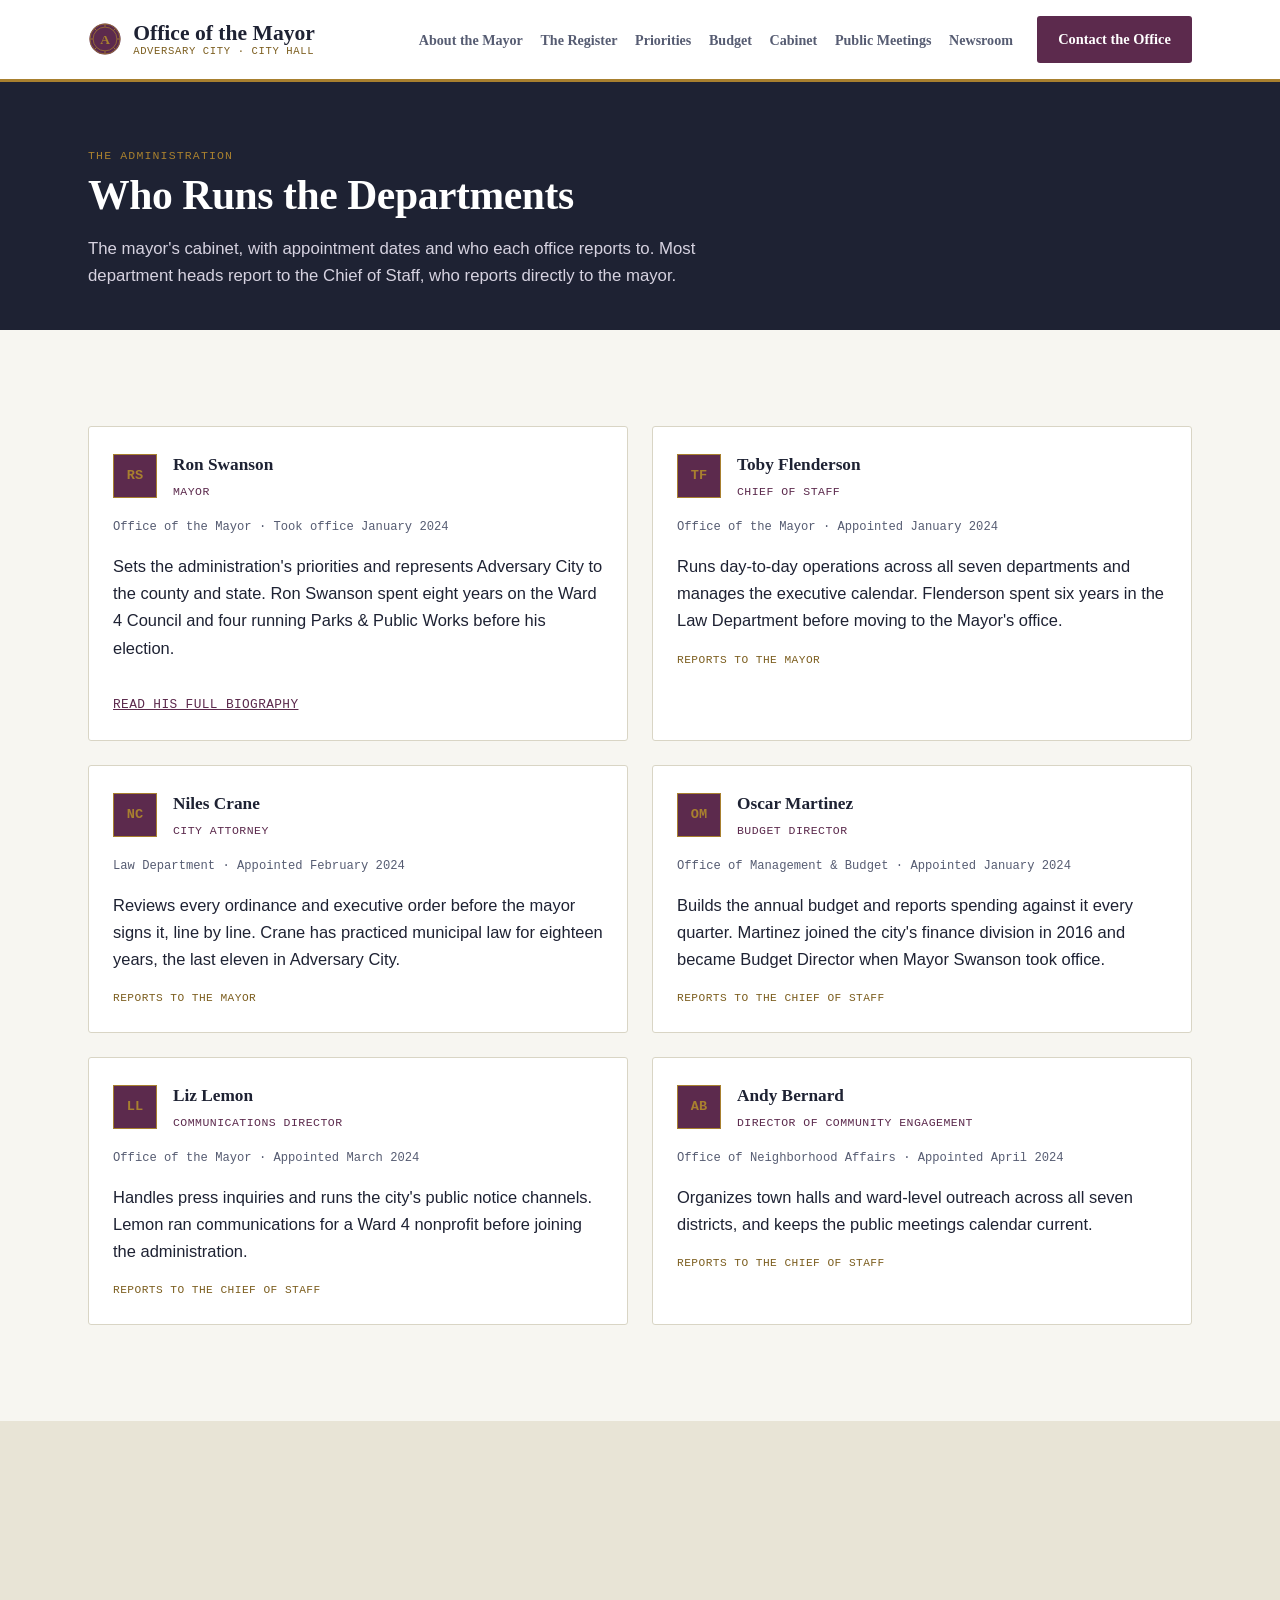
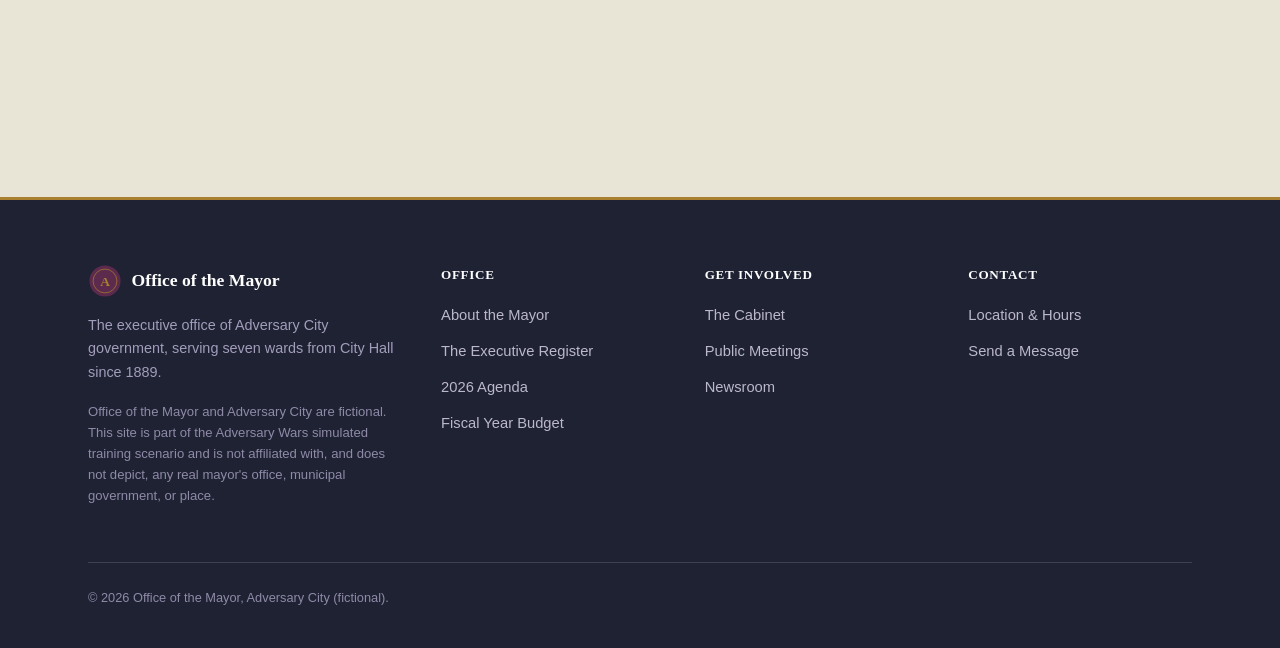
<file: cabinet/index.html>
<!DOCTYPE html>
<!--
  Adversary Wars simulation project, set in the fictional city of Adversary City.
  Office of the Mayor is a fictional facility in the fictional city of Adversary
  City. This site was built for a simulated training/CTF scenario and is not
  intended to represent, impersonate, or harm any real mayor's office,
  municipal government, organization, or place.
-->
<html lang="en">
<head>
  <meta charset="UTF-8" />
  <meta name="viewport" content="width=device-width, initial-scale=1.0" />
  <title>The Cabinet · Office of the Mayor · Adversary City</title>
  <meta name="robots" content="noindex, nofollow" />
  <meta name="disclaimer" content="Office of the Mayor and Adversary City are fictional, built for the Adversary Wars simulated training scenario. Not affiliated with, and does not depict, any real mayor's office, municipal government, or place. Names below are used for a fictional simulation." />
  <meta name="description" content="The mayor's cabinet: department heads, appointment dates, and what each office is responsible for in Adversary City government." />
  <meta http-equiv="Content-Security-Policy" content="default-src 'self'; img-src 'self' data:; style-src 'self'; script-src 'self'; object-src 'none'; base-uri 'self'; form-action 'self'; frame-ancestors 'none';" />
  <link rel="icon" href="data:image/svg+xml,%3Csvg xmlns='http://www.w3.org/2000/svg' viewBox='0 0 24 24'%3E%3Ccircle cx='12' cy='12' r='11' fill='%235C2A4D'/%3E%3Ccircle cx='12' cy='12' r='8.4' fill='none' stroke='%23A8802F' stroke-width='0.6'/%3E%3Ctext x='12' y='15.8' text-anchor='middle' font-family='Georgia,serif' font-weight='700' font-size='9.5' fill='%23A8802F'%3EA%3C/text%3E%3C/svg%3E" />
  <link rel="stylesheet" href="../css/styles.css" />
</head>
<body>
  <a class="skip-link" href="#main">Skip to content</a>

  <header class="site-header">
    <div class="wrap">
      <a class="brand" href="/">
        <svg class="brand-mark" viewBox="0 0 24 24" aria-hidden="true">
          <circle cx="12" cy="12" r="11" fill="#5C2A4D" />
          <circle cx="12" cy="12" r="10.6" fill="none" stroke="#A8802F" stroke-width="0.5" />
          <circle cx="12" cy="12" r="8.4" fill="none" stroke="#A8802F" stroke-width="0.5" />
          <g stroke="#A8802F" stroke-width="0.6">
            <line x1="12" y1="1.6" x2="12" y2="3.4" />
            <line x1="12" y1="1.6" x2="12" y2="3.4" transform="rotate(45 12 12)" />
            <line x1="12" y1="1.6" x2="12" y2="3.4" transform="rotate(90 12 12)" />
            <line x1="12" y1="1.6" x2="12" y2="3.4" transform="rotate(135 12 12)" />
            <line x1="12" y1="1.6" x2="12" y2="3.4" transform="rotate(180 12 12)" />
            <line x1="12" y1="1.6" x2="12" y2="3.4" transform="rotate(225 12 12)" />
            <line x1="12" y1="1.6" x2="12" y2="3.4" transform="rotate(270 12 12)" />
            <line x1="12" y1="1.6" x2="12" y2="3.4" transform="rotate(315 12 12)" />
          </g>
          <text x="12" y="15.8" text-anchor="middle" font-family="Georgia, 'Times New Roman', serif" font-weight="700" font-size="9.5" fill="#A8802F">A</text>
        </svg>
        <span class="brand-text">
          <span class="brand-name">Office of the Mayor</span>
          <span class="brand-sub">Adversary City · City Hall</span>
        </span>
      </a>

      <button class="nav-toggle" id="nav-toggle" type="button" aria-expanded="false" aria-controls="primary-nav">
        <svg viewBox="0 0 24 24" fill="none" stroke="currentColor" stroke-width="2"><path d="M3 6h18M3 12h18M3 18h18" /></svg>
        <span class="visually-hidden">Menu</span>
      </button>

      <nav class="primary-nav" id="primary-nav" aria-label="Primary">
        <ul>
          <li><a href="../about-mayor/">About the Mayor</a></li>
          <li><a href="../register/">The Register</a></li>
          <li><a href="../priorities/">Priorities</a></li>
          <li><a href="../budget/">Budget</a></li>
          <li><a href="./" aria-current="page">Cabinet</a></li>
          <li><a href="../meetings/">Public Meetings</a></li>
          <li><a href="../newsroom/">Newsroom</a></li>
        </ul>
        <a class="btn btn-primary" href="/#contact">Contact the Office</a>
      </nav>
    </div>
  </header>

  <main id="main">
    <section class="page-header">
      <div class="wrap">
        <span class="eyebrow">The Administration</span>
        <h1>Who Runs the Departments</h1>
        <p class="lede">The mayor's cabinet, with appointment dates and who each office reports to. Most department heads report to the Chief of Staff, who reports directly to the mayor.</p>
      </div>
    </section>

    <section class="section">
      <div class="wrap">
        <div class="cabinet-grid reveal">
          <div class="panel-card">
            <div class="cabinet-card-top">
              <span class="directory-chip">RS</span>
              <div>
                <span class="directory-name">Ron Swanson</span>
                <span class="directory-title">Mayor</span>
              </div>
            </div>
            <span class="cabinet-meta">Office of the Mayor &middot; Took office January 2024</span>
            <p>Sets the administration's priorities and represents Adversary City to the county and state. Ron Swanson spent eight years on the Ward 4 Council and four running Parks &amp; Public Works before his election.</p>
            <a class="section-link" href="../about-mayor/">Read his full biography</a>
          </div>

          <div class="panel-card">
            <div class="cabinet-card-top">
              <span class="directory-chip">TF</span>
              <div>
                <span class="directory-name">Toby Flenderson</span>
                <span class="directory-title">Chief of Staff</span>
              </div>
            </div>
            <span class="cabinet-meta">Office of the Mayor &middot; Appointed January 2024</span>
            <p>Runs day-to-day operations across all seven departments and manages the executive calendar. Flenderson spent six years in the Law Department before moving to the Mayor's office.</p>
            <span class="reports-to">Reports to the Mayor</span>
          </div>

          <div class="panel-card">
            <div class="cabinet-card-top">
              <span class="directory-chip">NC</span>
              <div>
                <span class="directory-name">Niles Crane</span>
                <span class="directory-title">City Attorney</span>
              </div>
            </div>
            <span class="cabinet-meta">Law Department &middot; Appointed February 2024</span>
            <p>Reviews every ordinance and executive order before the mayor signs it, line by line. Crane has practiced municipal law for eighteen years, the last eleven in Adversary City.</p>
            <span class="reports-to">Reports to the Mayor</span>
          </div>

          <div class="panel-card">
            <div class="cabinet-card-top">
              <span class="directory-chip">OM</span>
              <div>
                <span class="directory-name">Oscar Martinez</span>
                <span class="directory-title">Budget Director</span>
              </div>
            </div>
            <span class="cabinet-meta">Office of Management &amp; Budget &middot; Appointed January 2024</span>
            <p>Builds the annual budget and reports spending against it every quarter. Martinez joined the city's finance division in 2016 and became Budget Director when Mayor Swanson took office.</p>
            <span class="reports-to">Reports to the Chief of Staff</span>
          </div>

          <div class="panel-card">
            <div class="cabinet-card-top">
              <span class="directory-chip">LL</span>
              <div>
                <span class="directory-name">Liz Lemon</span>
                <span class="directory-title">Communications Director</span>
              </div>
            </div>
            <span class="cabinet-meta">Office of the Mayor &middot; Appointed March 2024</span>
            <p>Handles press inquiries and runs the city's public notice channels. Lemon ran communications for a Ward 4 nonprofit before joining the administration.</p>
            <span class="reports-to">Reports to the Chief of Staff</span>
          </div>

          <div class="panel-card">
            <div class="cabinet-card-top">
              <span class="directory-chip">AB</span>
              <div>
                <span class="directory-name">Andy Bernard</span>
                <span class="directory-title">Director of Community Engagement</span>
              </div>
            </div>
            <span class="cabinet-meta">Office of Neighborhood Affairs &middot; Appointed April 2024</span>
            <p>Organizes town halls and ward-level outreach across all seven districts, and keeps the public meetings calendar current.</p>
            <span class="reports-to">Reports to the Chief of Staff</span>
          </div>
        </div>
      </div>
    </section>

    <section class="section section-tint">
      <div class="wrap">
        <div class="section-head reveal">
          <span class="eyebrow">See Also</span>
          <h2>What the cabinet is working on.</h2>
        </div>
        <div class="hero-actions reveal">
          <a class="btn btn-primary" href="../priorities/">See the 2026 Agenda</a>
          <a class="btn btn-secondary" href="../meetings/">Public Meeting Calendar</a>
        </div>
      </div>
    </section>
  </main>

  <footer class="site-footer">
    <div class="wrap">
      <div class="footer-grid">
        <div class="footer-brand">
          <div class="footer-brand-top">
            <svg class="brand-mark" viewBox="0 0 24 24" aria-hidden="true">
              <circle cx="12" cy="12" r="11" fill="#5C2A4D" />
              <circle cx="12" cy="12" r="8.4" fill="none" stroke="#A8802F" stroke-width="0.5" />
              <text x="12" y="15.8" text-anchor="middle" font-family="Georgia, 'Times New Roman', serif" font-weight="700" font-size="9.5" fill="#A8802F">A</text>
            </svg>
            <span class="brand-name brand-name-invert">Office of the Mayor</span>
          </div>
          <p>The executive office of Adversary City government, serving seven wards from City Hall since 1889.</p>
          <p class="disclaimer">Office of the Mayor and Adversary City are fictional. This site is part of the Adversary Wars simulated training scenario and is not affiliated with, and does not depict, any real mayor's office, municipal government, or place.</p>
        </div>

        <div>
          <h3>Office</h3>
          <ul>
            <li><a href="../about-mayor/">About the Mayor</a></li>
            <li><a href="../register/">The Executive Register</a></li>
            <li><a href="../priorities/">2026 Agenda</a></li>
            <li><a href="../budget/">Fiscal Year Budget</a></li>
          </ul>
        </div>

        <div>
          <h3>Get Involved</h3>
          <ul>
            <li><a href="./">The Cabinet</a></li>
            <li><a href="../meetings/">Public Meetings</a></li>
            <li><a href="../newsroom/">Newsroom</a></li>
          </ul>
        </div>

        <div>
          <h3>Contact</h3>
          <ul>
            <li><a href="/#contact">Location &amp; Hours</a></li>
            <li><a href="/#message">Send a Message</a></li>
          </ul>
        </div>
      </div>

      <div class="footer-bottom">
        <p>&copy; <span id="year"></span> Office of the Mayor, Adversary City (fictional).</p>
      </div>
    </div>
  </footer>

  <script src="../js/main.js" defer></script>
</body>
</html>
</file>
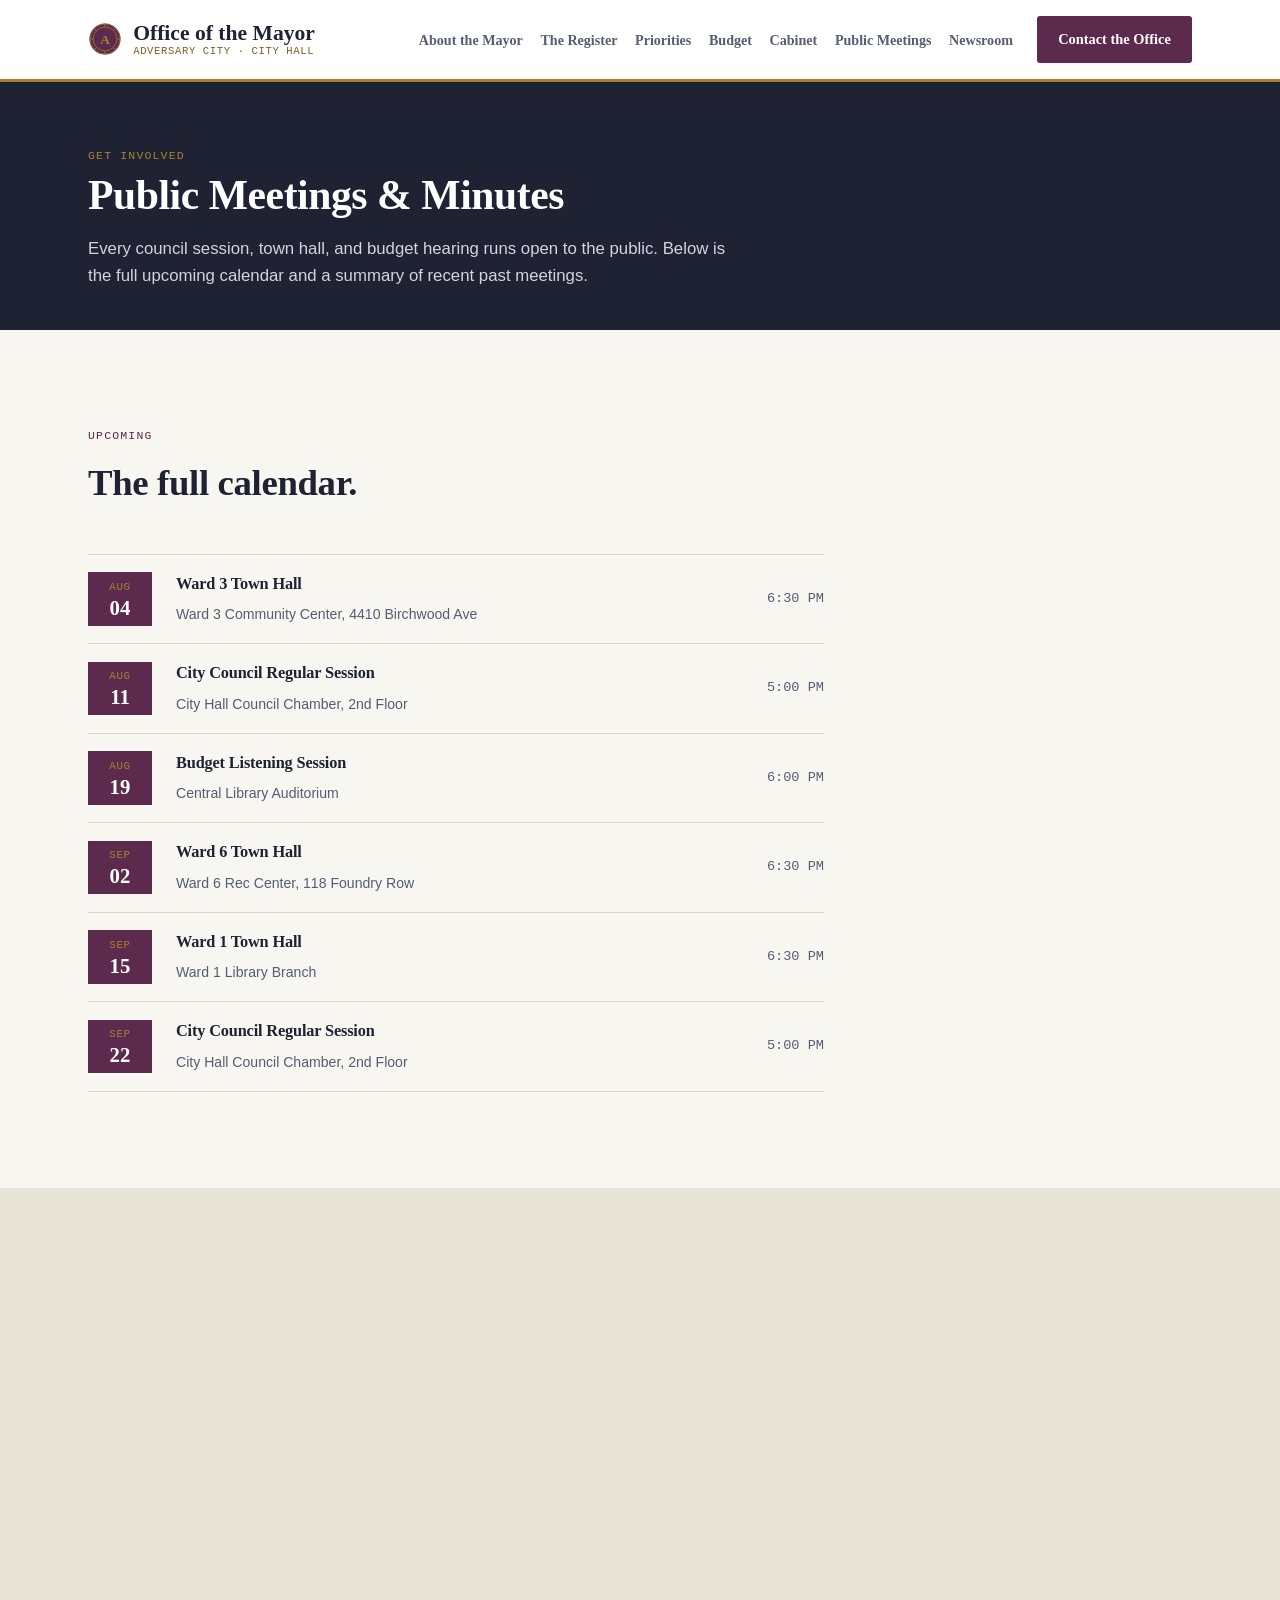
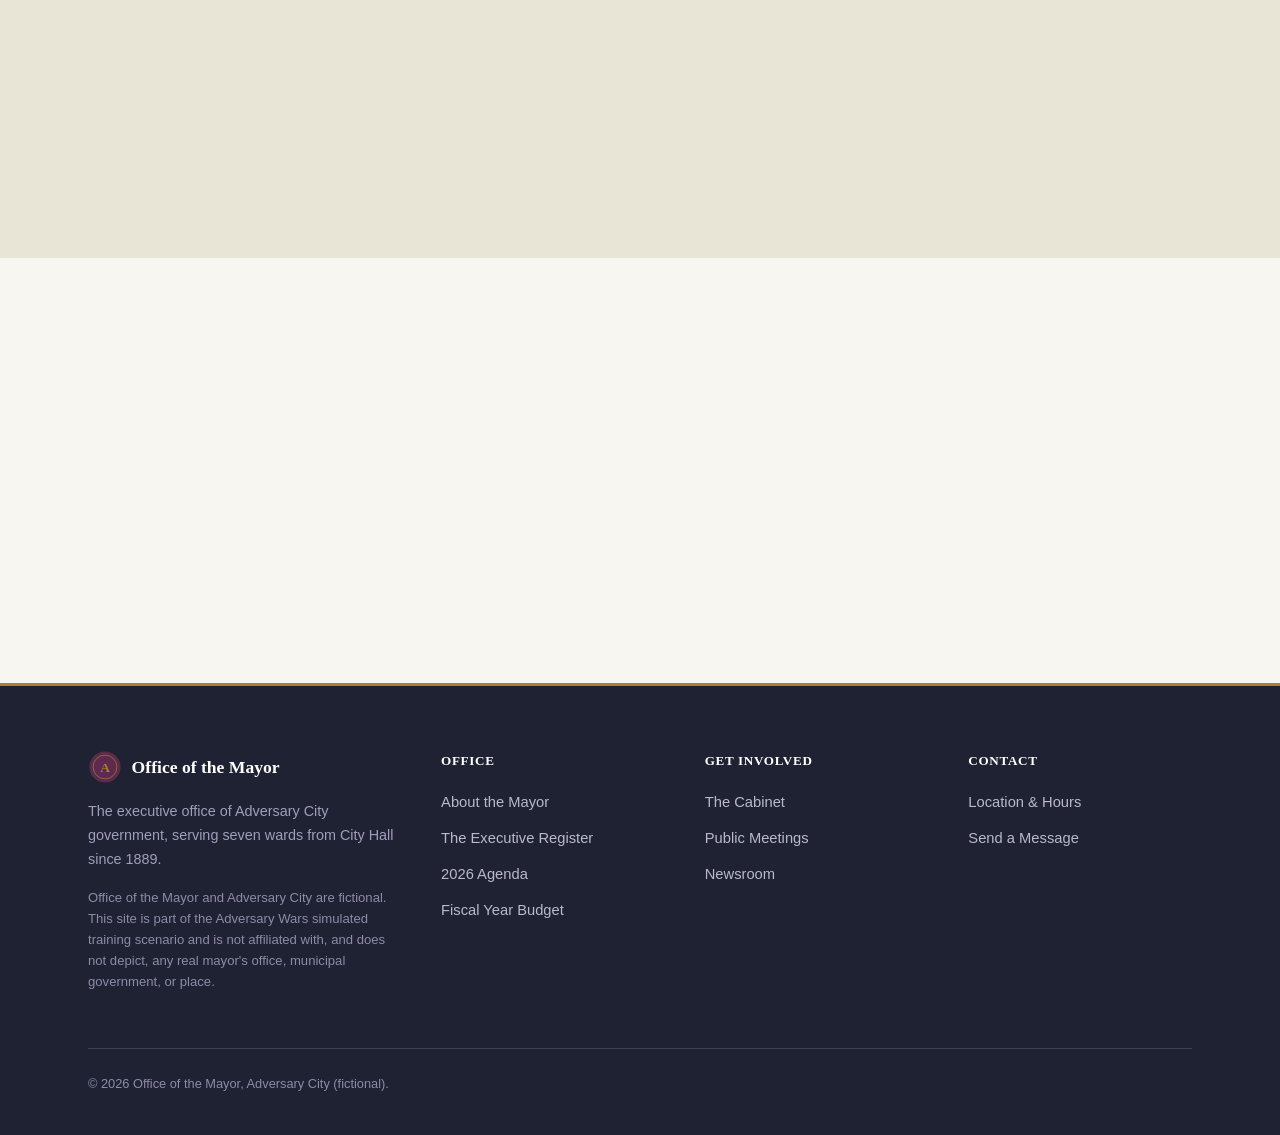
<file: meetings/index.html>
<!DOCTYPE html>
<!--
  Adversary Wars simulation project, set in the fictional city of Adversary City.
  Office of the Mayor is a fictional facility in the fictional city of Adversary
  City. This site was built for a simulated training/CTF scenario and is not
  intended to represent, impersonate, or harm any real mayor's office,
  municipal government, organization, or place.
-->
<html lang="en">
<head>
  <meta charset="UTF-8" />
  <meta name="viewport" content="width=device-width, initial-scale=1.0" />
  <title>Public Meetings &amp; Minutes · Office of the Mayor · Adversary City</title>
  <meta name="robots" content="noindex, nofollow" />
  <meta name="disclaimer" content="Office of the Mayor and Adversary City are fictional, built for the Adversary Wars simulated training scenario. Not affiliated with, and does not depict, any real mayor's office, municipal government, or place." />
  <meta name="description" content="Upcoming public meetings and town halls in Adversary City, a summary archive of past meetings, and how to sign up to speak." />
  <meta http-equiv="Content-Security-Policy" content="default-src 'self'; img-src 'self' data:; style-src 'self'; script-src 'self'; object-src 'none'; base-uri 'self'; form-action 'self'; frame-ancestors 'none';" />
  <link rel="icon" href="data:image/svg+xml,%3Csvg xmlns='http://www.w3.org/2000/svg' viewBox='0 0 24 24'%3E%3Ccircle cx='12' cy='12' r='11' fill='%235C2A4D'/%3E%3Ccircle cx='12' cy='12' r='8.4' fill='none' stroke='%23A8802F' stroke-width='0.6'/%3E%3Ctext x='12' y='15.8' text-anchor='middle' font-family='Georgia,serif' font-weight='700' font-size='9.5' fill='%23A8802F'%3EA%3C/text%3E%3C/svg%3E" />
  <link rel="stylesheet" href="../css/styles.css" />
</head>
<body>
  <a class="skip-link" href="#main">Skip to content</a>

  <header class="site-header">
    <div class="wrap">
      <a class="brand" href="/">
        <svg class="brand-mark" viewBox="0 0 24 24" aria-hidden="true">
          <circle cx="12" cy="12" r="11" fill="#5C2A4D" />
          <circle cx="12" cy="12" r="10.6" fill="none" stroke="#A8802F" stroke-width="0.5" />
          <circle cx="12" cy="12" r="8.4" fill="none" stroke="#A8802F" stroke-width="0.5" />
          <g stroke="#A8802F" stroke-width="0.6">
            <line x1="12" y1="1.6" x2="12" y2="3.4" />
            <line x1="12" y1="1.6" x2="12" y2="3.4" transform="rotate(45 12 12)" />
            <line x1="12" y1="1.6" x2="12" y2="3.4" transform="rotate(90 12 12)" />
            <line x1="12" y1="1.6" x2="12" y2="3.4" transform="rotate(135 12 12)" />
            <line x1="12" y1="1.6" x2="12" y2="3.4" transform="rotate(180 12 12)" />
            <line x1="12" y1="1.6" x2="12" y2="3.4" transform="rotate(225 12 12)" />
            <line x1="12" y1="1.6" x2="12" y2="3.4" transform="rotate(270 12 12)" />
            <line x1="12" y1="1.6" x2="12" y2="3.4" transform="rotate(315 12 12)" />
          </g>
          <text x="12" y="15.8" text-anchor="middle" font-family="Georgia, 'Times New Roman', serif" font-weight="700" font-size="9.5" fill="#A8802F">A</text>
        </svg>
        <span class="brand-text">
          <span class="brand-name">Office of the Mayor</span>
          <span class="brand-sub">Adversary City · City Hall</span>
        </span>
      </a>

      <button class="nav-toggle" id="nav-toggle" type="button" aria-expanded="false" aria-controls="primary-nav">
        <svg viewBox="0 0 24 24" fill="none" stroke="currentColor" stroke-width="2"><path d="M3 6h18M3 12h18M3 18h18" /></svg>
        <span class="visually-hidden">Menu</span>
      </button>

      <nav class="primary-nav" id="primary-nav" aria-label="Primary">
        <ul>
          <li><a href="../about-mayor/">About the Mayor</a></li>
          <li><a href="../register/">The Register</a></li>
          <li><a href="../priorities/">Priorities</a></li>
          <li><a href="../budget/">Budget</a></li>
          <li><a href="../cabinet/">Cabinet</a></li>
          <li><a href="./" aria-current="page">Public Meetings</a></li>
          <li><a href="../newsroom/">Newsroom</a></li>
        </ul>
        <a class="btn btn-primary" href="/#contact">Contact the Office</a>
      </nav>
    </div>
  </header>

  <main id="main">
    <section class="page-header">
      <div class="wrap">
        <span class="eyebrow">Get Involved</span>
        <h1>Public Meetings &amp; Minutes</h1>
        <p class="lede">Every council session, town hall, and budget hearing runs open to the public. Below is the full upcoming calendar and a summary of recent past meetings.</p>
      </div>
    </section>

    <section class="section">
      <div class="wrap">
        <div class="section-head reveal">
          <span class="eyebrow">Upcoming</span>
          <h2>The full calendar.</h2>
        </div>
        <ol class="meeting-rail reveal">
          <li class="meeting-row">
            <span class="meeting-date"><span class="meeting-month">Aug</span><span class="meeting-day">04</span></span>
            <span class="meeting-body">
              <h3>Ward 3 Town Hall</h3>
              <span class="meeting-where">Ward 3 Community Center, 4410 Birchwood Ave</span>
            </span>
            <span class="meeting-time">6:30 PM</span>
          </li>
          <li class="meeting-row">
            <span class="meeting-date"><span class="meeting-month">Aug</span><span class="meeting-day">11</span></span>
            <span class="meeting-body">
              <h3>City Council Regular Session</h3>
              <span class="meeting-where">City Hall Council Chamber, 2nd Floor</span>
            </span>
            <span class="meeting-time">5:00 PM</span>
          </li>
          <li class="meeting-row">
            <span class="meeting-date"><span class="meeting-month">Aug</span><span class="meeting-day">19</span></span>
            <span class="meeting-body">
              <h3>Budget Listening Session</h3>
              <span class="meeting-where">Central Library Auditorium</span>
            </span>
            <span class="meeting-time">6:00 PM</span>
          </li>
          <li class="meeting-row">
            <span class="meeting-date"><span class="meeting-month">Sep</span><span class="meeting-day">02</span></span>
            <span class="meeting-body">
              <h3>Ward 6 Town Hall</h3>
              <span class="meeting-where">Ward 6 Rec Center, 118 Foundry Row</span>
            </span>
            <span class="meeting-time">6:30 PM</span>
          </li>
          <li class="meeting-row">
            <span class="meeting-date"><span class="meeting-month">Sep</span><span class="meeting-day">15</span></span>
            <span class="meeting-body">
              <h3>Ward 1 Town Hall</h3>
              <span class="meeting-where">Ward 1 Library Branch</span>
            </span>
            <span class="meeting-time">6:30 PM</span>
          </li>
          <li class="meeting-row">
            <span class="meeting-date"><span class="meeting-month">Sep</span><span class="meeting-day">22</span></span>
            <span class="meeting-body">
              <h3>City Council Regular Session</h3>
              <span class="meeting-where">City Hall Council Chamber, 2nd Floor</span>
            </span>
            <span class="meeting-time">5:00 PM</span>
          </li>
        </ol>
      </div>
    </section>

    <section class="section section-tint">
      <div class="wrap">
        <div class="section-head reveal">
          <span class="eyebrow">Archive</span>
          <h2>Recent past meetings.</h2>
        </div>
        <ul class="press-list reveal">
          <li class="press-item">
            <span class="press-date">Jul 14, 2026</span>
            <div class="press-body">
              <h3>City Council Regular Session</h3>
              <p>Approved EO 2026-11, extending the heat emergency plan, by voice vote.</p>
            </div>
          </li>
          <li class="press-item">
            <span class="press-date">Jun 22, 2026</span>
            <div class="press-body">
              <h3>Ward Infrastructure Task Force Kickoff</h3>
              <p>Seven ward delegates seated; the group set its first repaving priorities.</p>
            </div>
          </li>
          <li class="press-item">
            <span class="press-date">May 19, 2026</span>
            <div class="press-body">
              <h3>Budget Listening Session</h3>
              <p>Public comment focused on the Affordable Housing Trust Fund allocation.</p>
            </div>
          </li>
          <li class="press-item">
            <span class="press-date">Apr 7, 2026</span>
            <div class="press-body">
              <h3>City Council Regular Session</h3>
              <p>Approved the fiscal year 2026 hiring freeze exemption list.</p>
            </div>
          </li>
        </ul>
      </div>
    </section>

    <section class="section">
      <div class="wrap">
        <div class="section-head reveal">
          <span class="eyebrow">Take Part</span>
          <h2>How to speak at a meeting.</h2>
        </div>
        <ol class="speak-steps reveal">
          <li>Sign the speaker list at the chamber door before the meeting starts.</li>
          <li>Wait for the clerk to call your name during public comment.</li>
          <li>Speak for up to three minutes at the podium.</li>
        </ol>
      </div>
    </section>
  </main>

  <footer class="site-footer">
    <div class="wrap">
      <div class="footer-grid">
        <div class="footer-brand">
          <div class="footer-brand-top">
            <svg class="brand-mark" viewBox="0 0 24 24" aria-hidden="true">
              <circle cx="12" cy="12" r="11" fill="#5C2A4D" />
              <circle cx="12" cy="12" r="8.4" fill="none" stroke="#A8802F" stroke-width="0.5" />
              <text x="12" y="15.8" text-anchor="middle" font-family="Georgia, 'Times New Roman', serif" font-weight="700" font-size="9.5" fill="#A8802F">A</text>
            </svg>
            <span class="brand-name brand-name-invert">Office of the Mayor</span>
          </div>
          <p>The executive office of Adversary City government, serving seven wards from City Hall since 1889.</p>
          <p class="disclaimer">Office of the Mayor and Adversary City are fictional. This site is part of the Adversary Wars simulated training scenario and is not affiliated with, and does not depict, any real mayor's office, municipal government, or place.</p>
        </div>

        <div>
          <h3>Office</h3>
          <ul>
            <li><a href="../about-mayor/">About the Mayor</a></li>
            <li><a href="../register/">The Executive Register</a></li>
            <li><a href="../priorities/">2026 Agenda</a></li>
            <li><a href="../budget/">Fiscal Year Budget</a></li>
          </ul>
        </div>

        <div>
          <h3>Get Involved</h3>
          <ul>
            <li><a href="../cabinet/">The Cabinet</a></li>
            <li><a href="./">Public Meetings</a></li>
            <li><a href="../newsroom/">Newsroom</a></li>
          </ul>
        </div>

        <div>
          <h3>Contact</h3>
          <ul>
            <li><a href="/#contact">Location &amp; Hours</a></li>
            <li><a href="/#message">Send a Message</a></li>
          </ul>
        </div>
      </div>

      <div class="footer-bottom">
        <p>&copy; <span id="year"></span> Office of the Mayor, Adversary City (fictional).</p>
      </div>
    </div>
  </footer>

  <script src="../js/main.js" defer></script>
</body>
</html>
</file>
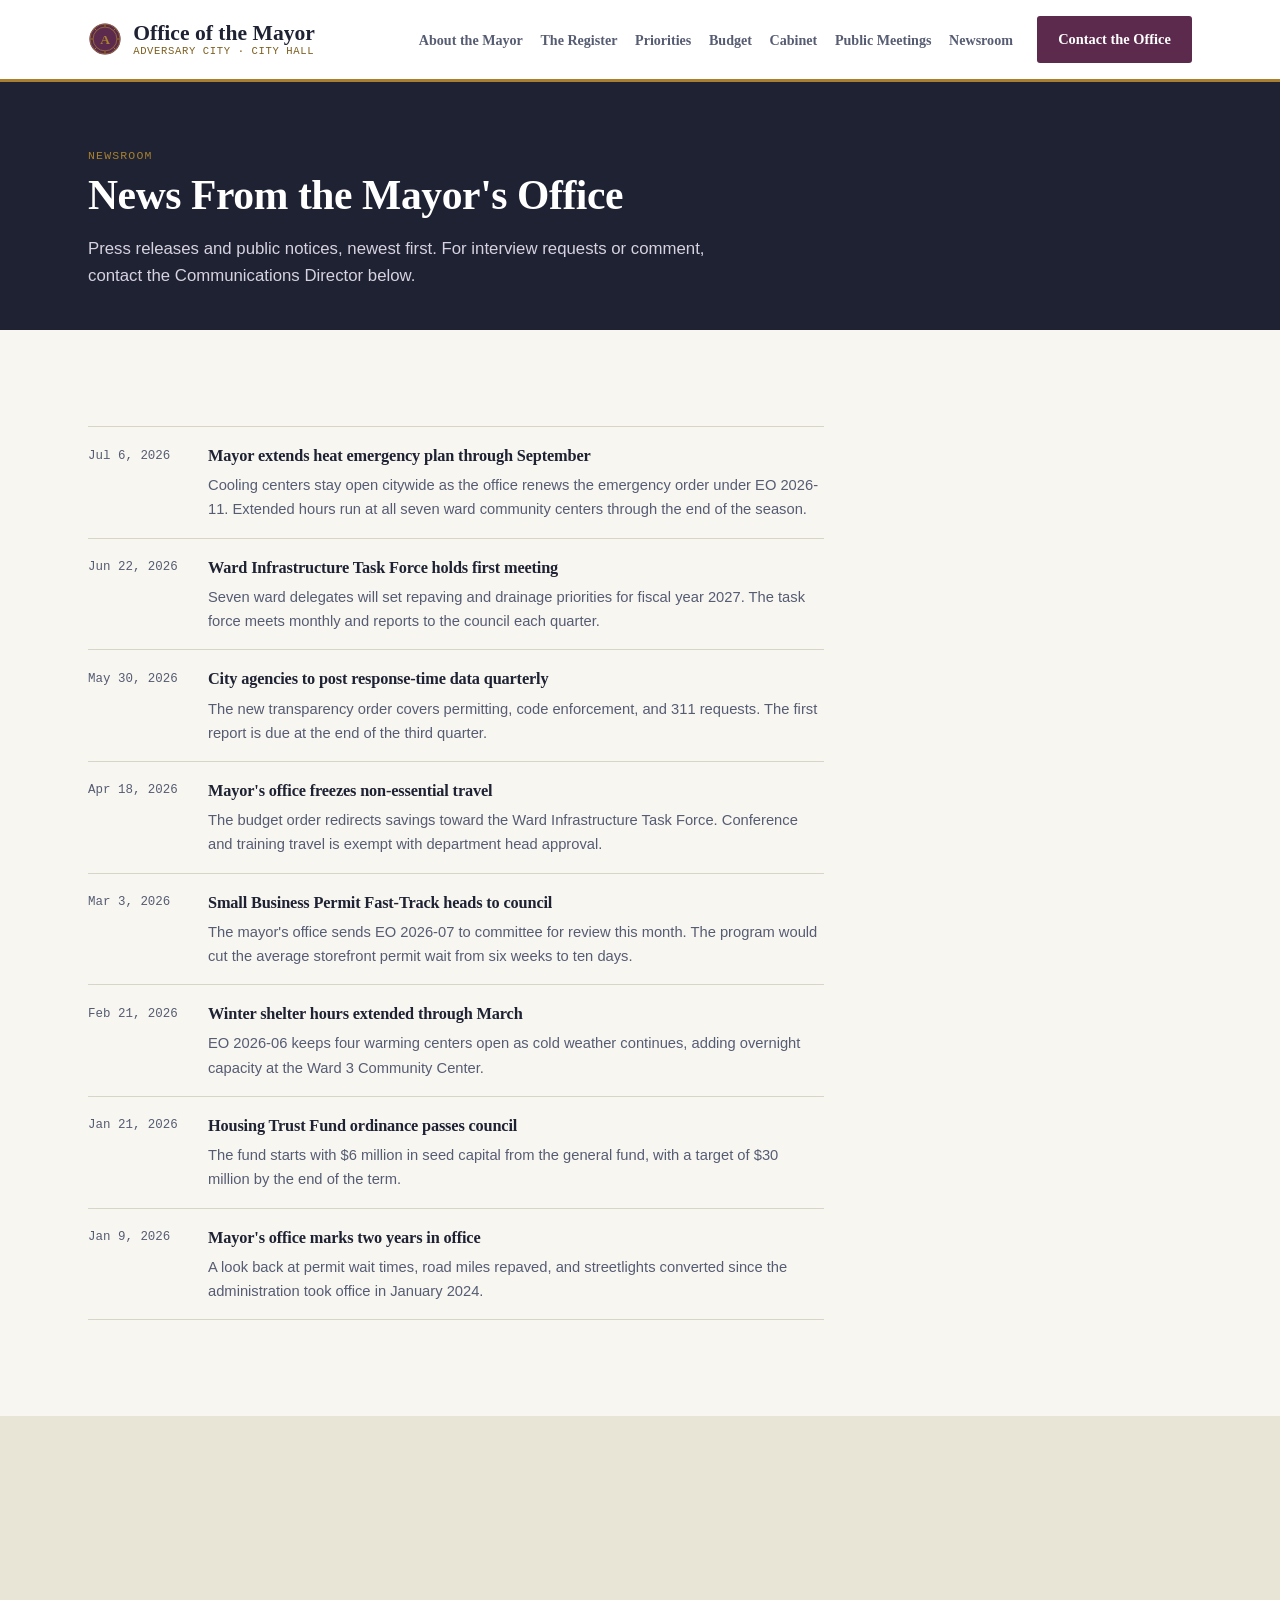
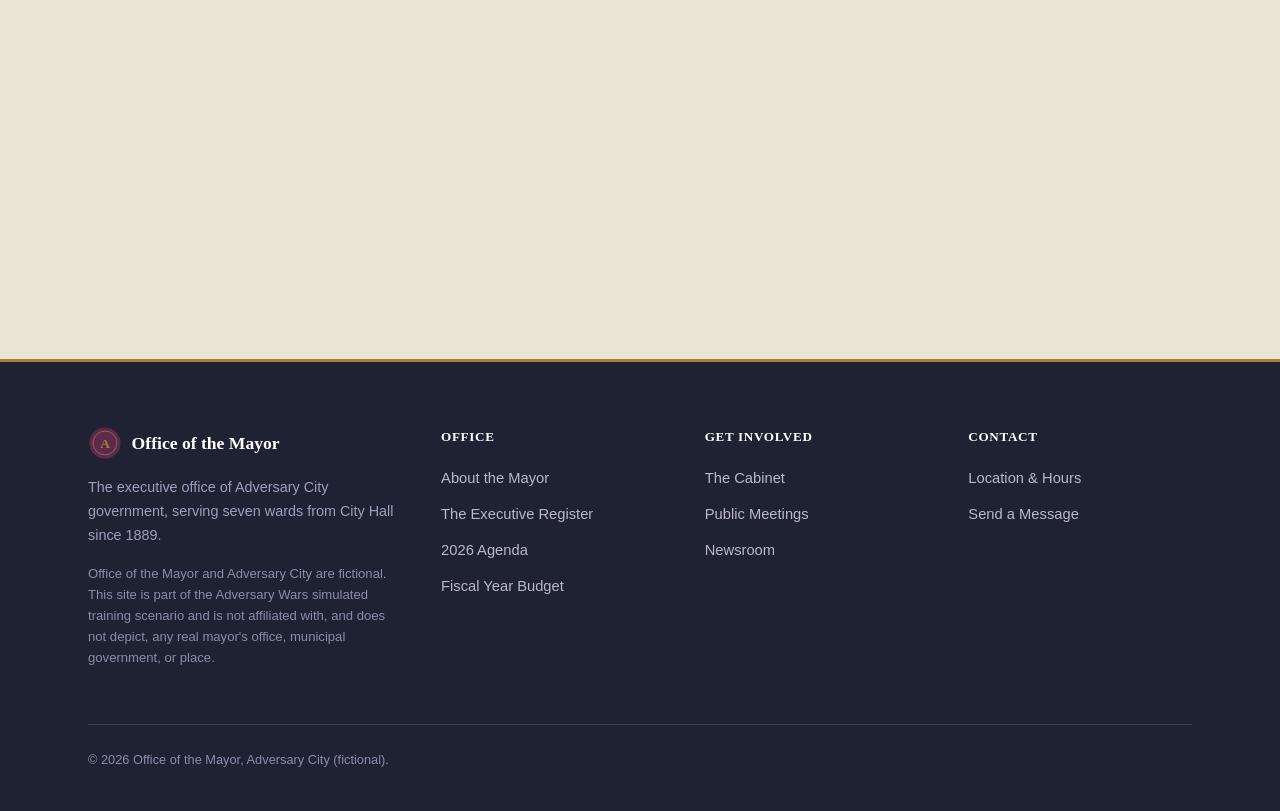
<file: newsroom/index.html>
<!DOCTYPE html>
<!--
  Adversary Wars simulation project, set in the fictional city of Adversary City.
  Office of the Mayor is a fictional facility in the fictional city of Adversary
  City. This site was built for a simulated training/CTF scenario and is not
  intended to represent, impersonate, or harm any real mayor's office,
  municipal government, organization, or place.
-->
<html lang="en">
<head>
  <meta charset="UTF-8" />
  <meta name="viewport" content="width=device-width, initial-scale=1.0" />
  <title>Newsroom · Office of the Mayor · Adversary City</title>
  <meta name="robots" content="noindex, nofollow" />
  <meta name="disclaimer" content="Office of the Mayor and Adversary City are fictional, built for the Adversary Wars simulated training scenario. Not affiliated with, and does not depict, any real mayor's office, municipal government, or place." />
  <meta name="description" content="Press releases and public notices from the Office of the Mayor, Adversary City, and how to reach the Communications Director." />
  <meta http-equiv="Content-Security-Policy" content="default-src 'self'; img-src 'self' data:; style-src 'self'; script-src 'self'; object-src 'none'; base-uri 'self'; form-action 'self'; frame-ancestors 'none';" />
  <link rel="icon" href="data:image/svg+xml,%3Csvg xmlns='http://www.w3.org/2000/svg' viewBox='0 0 24 24'%3E%3Ccircle cx='12' cy='12' r='11' fill='%235C2A4D'/%3E%3Ccircle cx='12' cy='12' r='8.4' fill='none' stroke='%23A8802F' stroke-width='0.6'/%3E%3Ctext x='12' y='15.8' text-anchor='middle' font-family='Georgia,serif' font-weight='700' font-size='9.5' fill='%23A8802F'%3EA%3C/text%3E%3C/svg%3E" />
  <link rel="stylesheet" href="../css/styles.css" />
</head>
<body>
  <a class="skip-link" href="#main">Skip to content</a>

  <header class="site-header">
    <div class="wrap">
      <a class="brand" href="/">
        <svg class="brand-mark" viewBox="0 0 24 24" aria-hidden="true">
          <circle cx="12" cy="12" r="11" fill="#5C2A4D" />
          <circle cx="12" cy="12" r="10.6" fill="none" stroke="#A8802F" stroke-width="0.5" />
          <circle cx="12" cy="12" r="8.4" fill="none" stroke="#A8802F" stroke-width="0.5" />
          <g stroke="#A8802F" stroke-width="0.6">
            <line x1="12" y1="1.6" x2="12" y2="3.4" />
            <line x1="12" y1="1.6" x2="12" y2="3.4" transform="rotate(45 12 12)" />
            <line x1="12" y1="1.6" x2="12" y2="3.4" transform="rotate(90 12 12)" />
            <line x1="12" y1="1.6" x2="12" y2="3.4" transform="rotate(135 12 12)" />
            <line x1="12" y1="1.6" x2="12" y2="3.4" transform="rotate(180 12 12)" />
            <line x1="12" y1="1.6" x2="12" y2="3.4" transform="rotate(225 12 12)" />
            <line x1="12" y1="1.6" x2="12" y2="3.4" transform="rotate(270 12 12)" />
            <line x1="12" y1="1.6" x2="12" y2="3.4" transform="rotate(315 12 12)" />
          </g>
          <text x="12" y="15.8" text-anchor="middle" font-family="Georgia, 'Times New Roman', serif" font-weight="700" font-size="9.5" fill="#A8802F">A</text>
        </svg>
        <span class="brand-text">
          <span class="brand-name">Office of the Mayor</span>
          <span class="brand-sub">Adversary City · City Hall</span>
        </span>
      </a>

      <button class="nav-toggle" id="nav-toggle" type="button" aria-expanded="false" aria-controls="primary-nav">
        <svg viewBox="0 0 24 24" fill="none" stroke="currentColor" stroke-width="2"><path d="M3 6h18M3 12h18M3 18h18" /></svg>
        <span class="visually-hidden">Menu</span>
      </button>

      <nav class="primary-nav" id="primary-nav" aria-label="Primary">
        <ul>
          <li><a href="../about-mayor/">About the Mayor</a></li>
          <li><a href="../register/">The Register</a></li>
          <li><a href="../priorities/">Priorities</a></li>
          <li><a href="../budget/">Budget</a></li>
          <li><a href="../cabinet/">Cabinet</a></li>
          <li><a href="../meetings/">Public Meetings</a></li>
          <li><a href="./" aria-current="page">Newsroom</a></li>
        </ul>
        <a class="btn btn-primary" href="/#contact">Contact the Office</a>
      </nav>
    </div>
  </header>

  <main id="main">
    <section class="page-header">
      <div class="wrap">
        <span class="eyebrow">Newsroom</span>
        <h1>News From the Mayor's Office</h1>
        <p class="lede">Press releases and public notices, newest first. For interview requests or comment, contact the Communications Director below.</p>
      </div>
    </section>

    <section class="section">
      <div class="wrap">
        <ul class="press-list reveal">
          <li class="press-item">
            <span class="press-date">Jul 6, 2026</span>
            <div class="press-body">
              <h3>Mayor extends heat emergency plan through September</h3>
              <p>Cooling centers stay open citywide as the office renews the emergency order under EO 2026-11. Extended hours run at all seven ward community centers through the end of the season.</p>
            </div>
          </li>
          <li class="press-item">
            <span class="press-date">Jun 22, 2026</span>
            <div class="press-body">
              <h3>Ward Infrastructure Task Force holds first meeting</h3>
              <p>Seven ward delegates will set repaving and drainage priorities for fiscal year 2027. The task force meets monthly and reports to the council each quarter.</p>
            </div>
          </li>
          <li class="press-item">
            <span class="press-date">May 30, 2026</span>
            <div class="press-body">
              <h3>City agencies to post response-time data quarterly</h3>
              <p>The new transparency order covers permitting, code enforcement, and 311 requests. The first report is due at the end of the third quarter.</p>
            </div>
          </li>
          <li class="press-item">
            <span class="press-date">Apr 18, 2026</span>
            <div class="press-body">
              <h3>Mayor's office freezes non-essential travel</h3>
              <p>The budget order redirects savings toward the Ward Infrastructure Task Force. Conference and training travel is exempt with department head approval.</p>
            </div>
          </li>
          <li class="press-item">
            <span class="press-date">Mar 3, 2026</span>
            <div class="press-body">
              <h3>Small Business Permit Fast-Track heads to council</h3>
              <p>The mayor's office sends EO 2026-07 to committee for review this month. The program would cut the average storefront permit wait from six weeks to ten days.</p>
            </div>
          </li>
          <li class="press-item">
            <span class="press-date">Feb 21, 2026</span>
            <div class="press-body">
              <h3>Winter shelter hours extended through March</h3>
              <p>EO 2026-06 keeps four warming centers open as cold weather continues, adding overnight capacity at the Ward 3 Community Center.</p>
            </div>
          </li>
          <li class="press-item">
            <span class="press-date">Jan 21, 2026</span>
            <div class="press-body">
              <h3>Housing Trust Fund ordinance passes council</h3>
              <p>The fund starts with $6 million in seed capital from the general fund, with a target of $30 million by the end of the term.</p>
            </div>
          </li>
          <li class="press-item">
            <span class="press-date">Jan 9, 2026</span>
            <div class="press-body">
              <h3>Mayor's office marks two years in office</h3>
              <p>A look back at permit wait times, road miles repaved, and streetlights converted since the administration took office in January 2024.</p>
            </div>
          </li>
        </ul>
      </div>
    </section>

    <section class="section section-tint">
      <div class="wrap">
        <div class="section-head reveal">
          <span class="eyebrow">Media Contact</span>
          <h2>Reach the Communications Director.</h2>
        </div>
        <div class="panel-card panel-narrow reveal">
          <h3>Liz Lemon</h3>
          <p class="cabinet-meta">Communications Director, Office of the Mayor</p>
          <p class="contact-numbers">Press office: 555-0132</p>
          <a class="btn btn-primary" href="/#contact">Full Contact Info</a>
        </div>
      </div>
    </section>
  </main>

  <footer class="site-footer">
    <div class="wrap">
      <div class="footer-grid">
        <div class="footer-brand">
          <div class="footer-brand-top">
            <svg class="brand-mark" viewBox="0 0 24 24" aria-hidden="true">
              <circle cx="12" cy="12" r="11" fill="#5C2A4D" />
              <circle cx="12" cy="12" r="8.4" fill="none" stroke="#A8802F" stroke-width="0.5" />
              <text x="12" y="15.8" text-anchor="middle" font-family="Georgia, 'Times New Roman', serif" font-weight="700" font-size="9.5" fill="#A8802F">A</text>
            </svg>
            <span class="brand-name brand-name-invert">Office of the Mayor</span>
          </div>
          <p>The executive office of Adversary City government, serving seven wards from City Hall since 1889.</p>
          <p class="disclaimer">Office of the Mayor and Adversary City are fictional. This site is part of the Adversary Wars simulated training scenario and is not affiliated with, and does not depict, any real mayor's office, municipal government, or place.</p>
        </div>

        <div>
          <h3>Office</h3>
          <ul>
            <li><a href="../about-mayor/">About the Mayor</a></li>
            <li><a href="../register/">The Executive Register</a></li>
            <li><a href="../priorities/">2026 Agenda</a></li>
            <li><a href="../budget/">Fiscal Year Budget</a></li>
          </ul>
        </div>

        <div>
          <h3>Get Involved</h3>
          <ul>
            <li><a href="../cabinet/">The Cabinet</a></li>
            <li><a href="../meetings/">Public Meetings</a></li>
            <li><a href="./">Newsroom</a></li>
          </ul>
        </div>

        <div>
          <h3>Contact</h3>
          <ul>
            <li><a href="/#contact">Location &amp; Hours</a></li>
            <li><a href="/#message">Send a Message</a></li>
          </ul>
        </div>
      </div>

      <div class="footer-bottom">
        <p>&copy; <span id="year"></span> Office of the Mayor, Adversary City (fictional).</p>
      </div>
    </div>
  </footer>

  <script src="../js/main.js" defer></script>
</body>
</html>
</file>
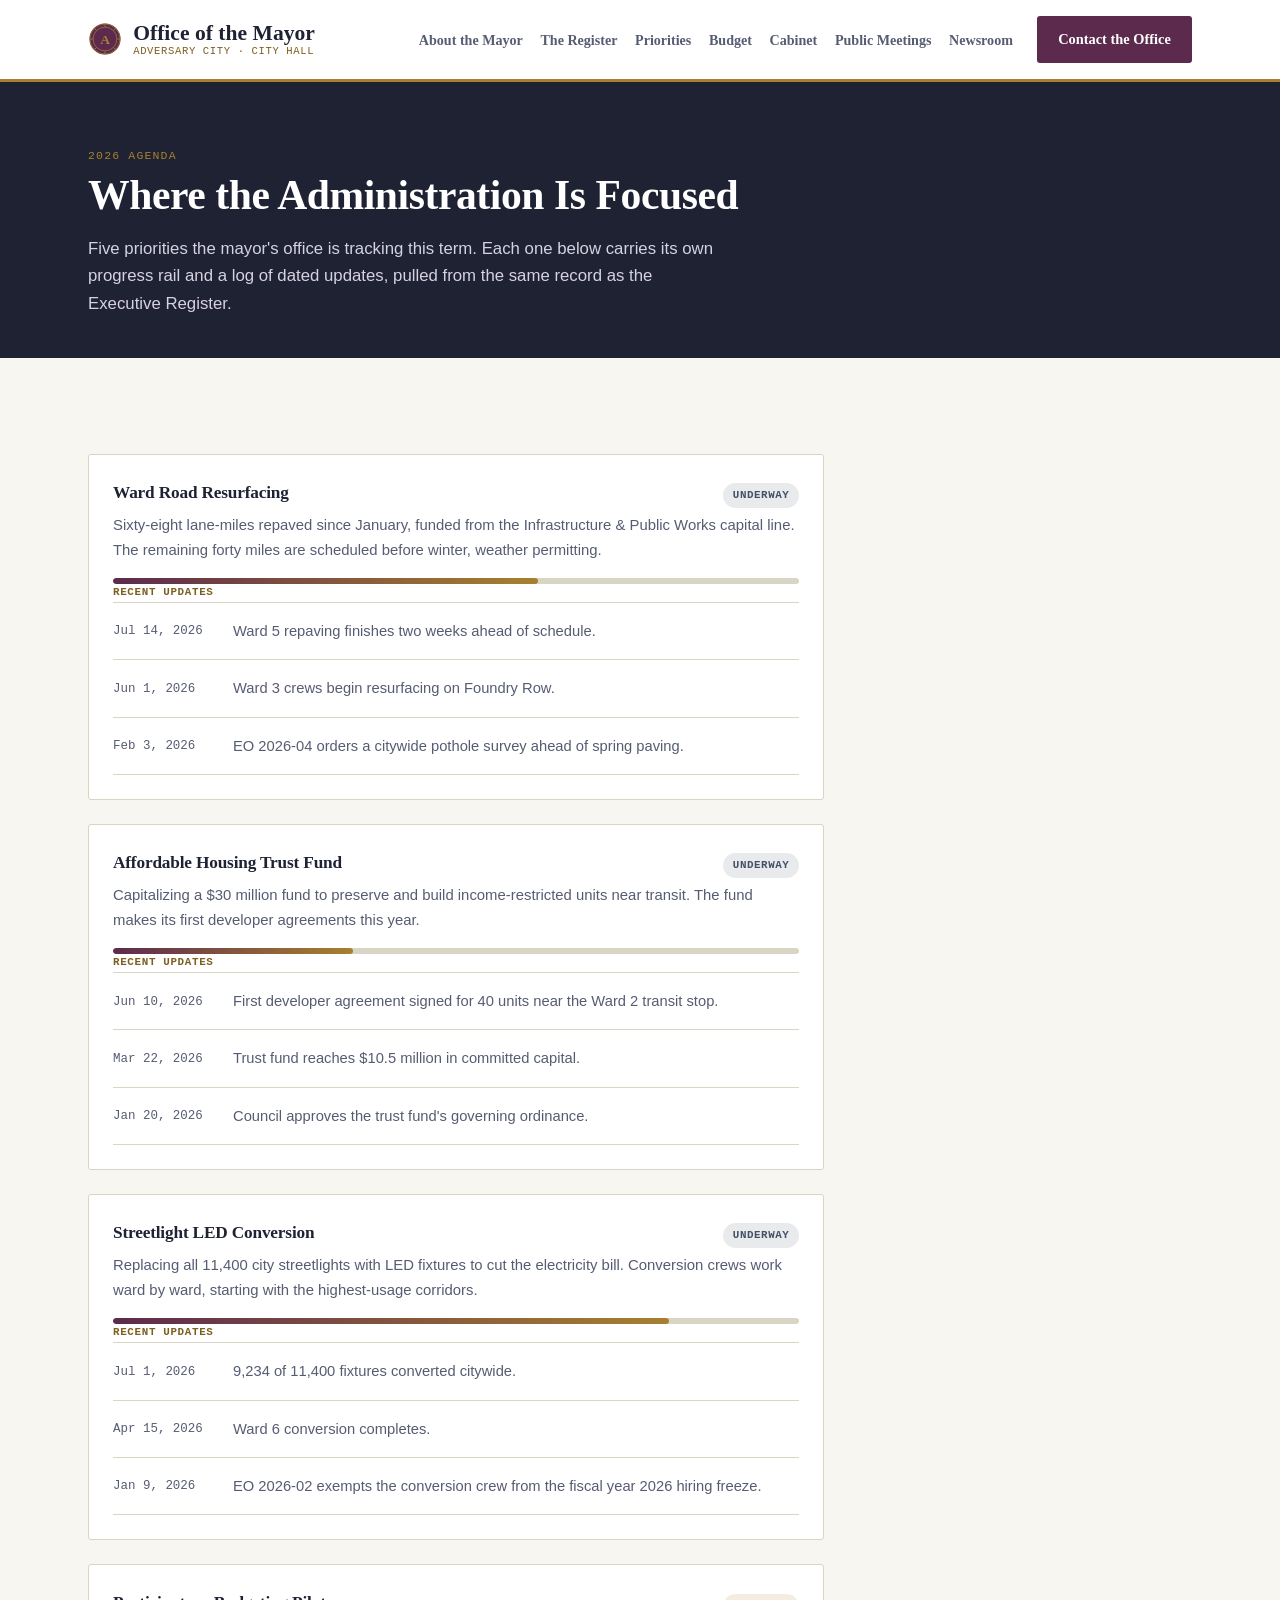
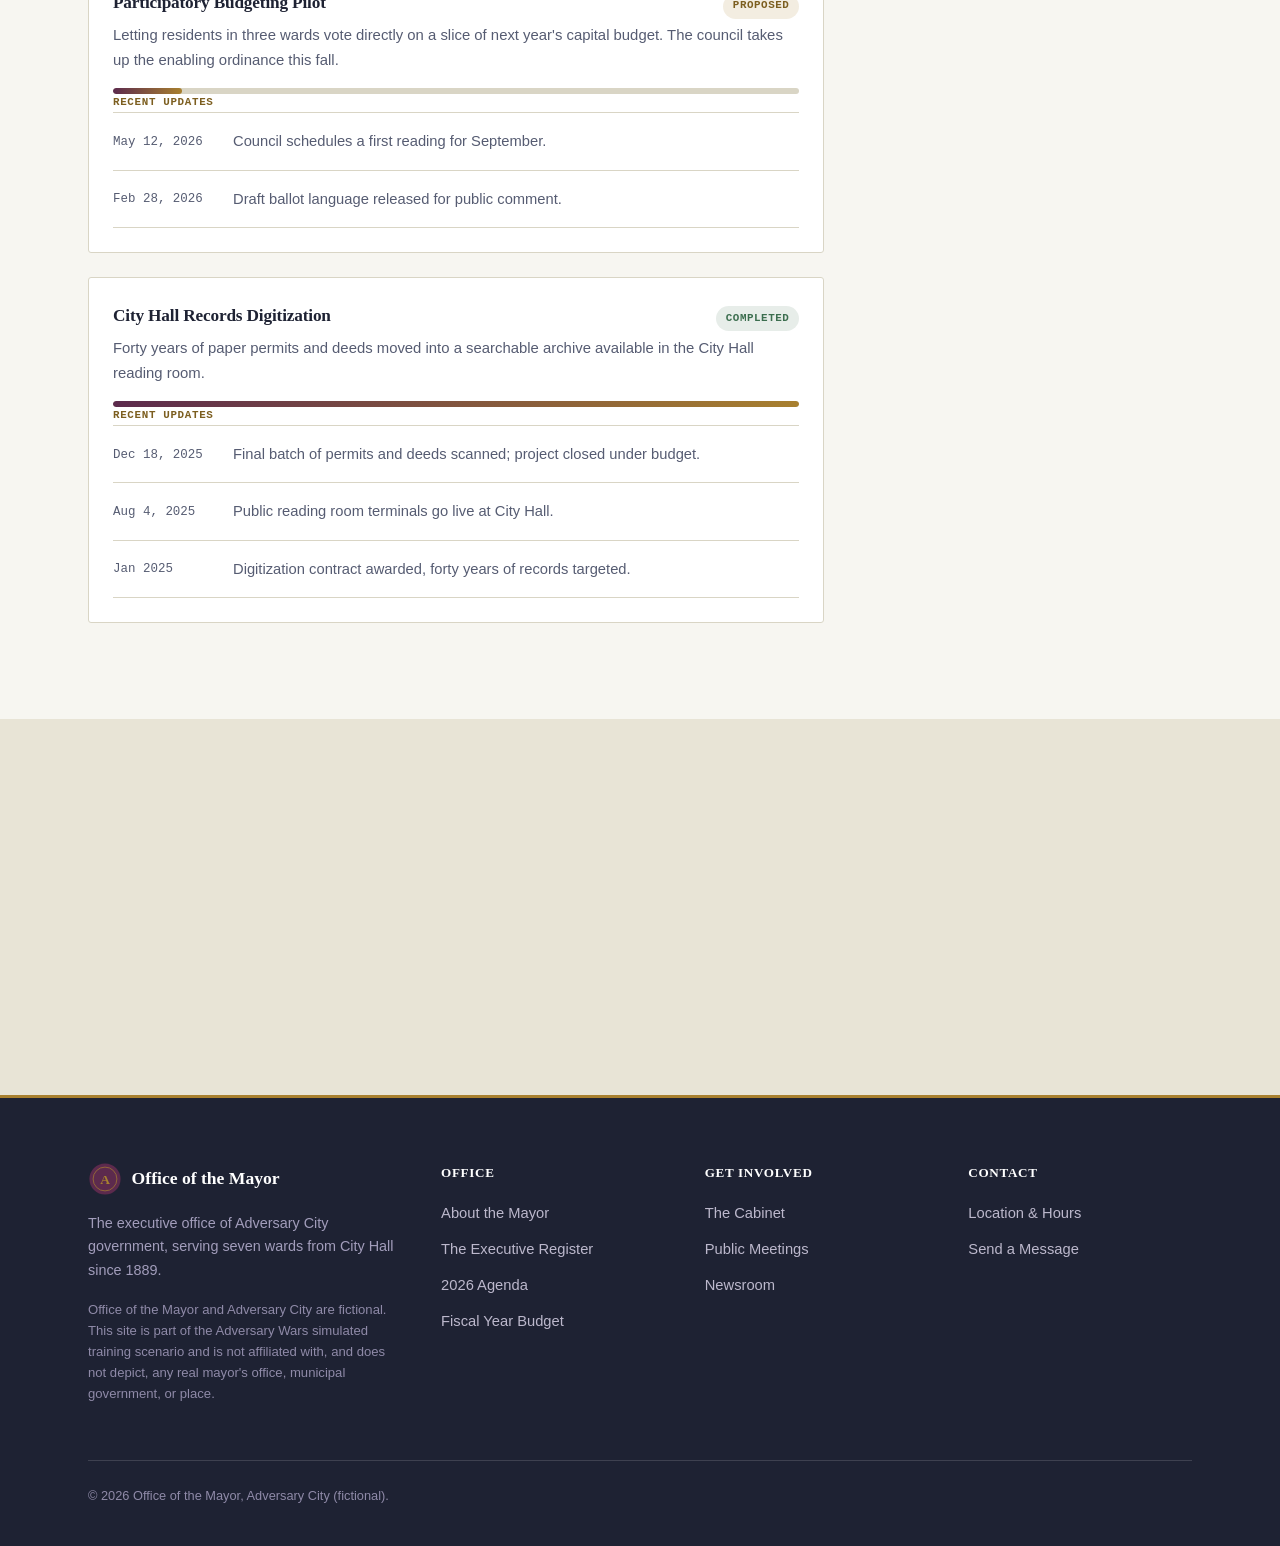
<file: priorities/index.html>
<!DOCTYPE html>
<!--
  Adversary Wars simulation project, set in the fictional city of Adversary City.
  Office of the Mayor is a fictional facility in the fictional city of Adversary
  City. This site was built for a simulated training/CTF scenario and is not
  intended to represent, impersonate, or harm any real mayor's office,
  municipal government, organization, or place.
-->
<html lang="en">
<head>
  <meta charset="UTF-8" />
  <meta name="viewport" content="width=device-width, initial-scale=1.0" />
  <title>The 2026 Agenda · Office of the Mayor · Adversary City</title>
  <meta name="robots" content="noindex, nofollow" />
  <meta name="disclaimer" content="Office of the Mayor and Adversary City are fictional, built for the Adversary Wars simulated training scenario. Not affiliated with, and does not depict, any real mayor's office, municipal government, or place." />
  <meta name="description" content="Detailed progress on the five priorities the Mayor's Office is tracking in 2026, with dated updates for each." />
  <meta http-equiv="Content-Security-Policy" content="default-src 'self'; img-src 'self' data:; style-src 'self'; script-src 'self'; object-src 'none'; base-uri 'self'; form-action 'self'; frame-ancestors 'none';" />
  <link rel="icon" href="data:image/svg+xml,%3Csvg xmlns='http://www.w3.org/2000/svg' viewBox='0 0 24 24'%3E%3Ccircle cx='12' cy='12' r='11' fill='%235C2A4D'/%3E%3Ccircle cx='12' cy='12' r='8.4' fill='none' stroke='%23A8802F' stroke-width='0.6'/%3E%3Ctext x='12' y='15.8' text-anchor='middle' font-family='Georgia,serif' font-weight='700' font-size='9.5' fill='%23A8802F'%3EA%3C/text%3E%3C/svg%3E" />
  <link rel="stylesheet" href="../css/styles.css" />
</head>
<body>
  <a class="skip-link" href="#main">Skip to content</a>

  <header class="site-header">
    <div class="wrap">
      <a class="brand" href="/">
        <svg class="brand-mark" viewBox="0 0 24 24" aria-hidden="true">
          <circle cx="12" cy="12" r="11" fill="#5C2A4D" />
          <circle cx="12" cy="12" r="10.6" fill="none" stroke="#A8802F" stroke-width="0.5" />
          <circle cx="12" cy="12" r="8.4" fill="none" stroke="#A8802F" stroke-width="0.5" />
          <g stroke="#A8802F" stroke-width="0.6">
            <line x1="12" y1="1.6" x2="12" y2="3.4" />
            <line x1="12" y1="1.6" x2="12" y2="3.4" transform="rotate(45 12 12)" />
            <line x1="12" y1="1.6" x2="12" y2="3.4" transform="rotate(90 12 12)" />
            <line x1="12" y1="1.6" x2="12" y2="3.4" transform="rotate(135 12 12)" />
            <line x1="12" y1="1.6" x2="12" y2="3.4" transform="rotate(180 12 12)" />
            <line x1="12" y1="1.6" x2="12" y2="3.4" transform="rotate(225 12 12)" />
            <line x1="12" y1="1.6" x2="12" y2="3.4" transform="rotate(270 12 12)" />
            <line x1="12" y1="1.6" x2="12" y2="3.4" transform="rotate(315 12 12)" />
          </g>
          <text x="12" y="15.8" text-anchor="middle" font-family="Georgia, 'Times New Roman', serif" font-weight="700" font-size="9.5" fill="#A8802F">A</text>
        </svg>
        <span class="brand-text">
          <span class="brand-name">Office of the Mayor</span>
          <span class="brand-sub">Adversary City · City Hall</span>
        </span>
      </a>

      <button class="nav-toggle" id="nav-toggle" type="button" aria-expanded="false" aria-controls="primary-nav">
        <svg viewBox="0 0 24 24" fill="none" stroke="currentColor" stroke-width="2"><path d="M3 6h18M3 12h18M3 18h18" /></svg>
        <span class="visually-hidden">Menu</span>
      </button>

      <nav class="primary-nav" id="primary-nav" aria-label="Primary">
        <ul>
          <li><a href="../about-mayor/">About the Mayor</a></li>
          <li><a href="../register/">The Register</a></li>
          <li><a href="./" aria-current="page">Priorities</a></li>
          <li><a href="../budget/">Budget</a></li>
          <li><a href="../cabinet/">Cabinet</a></li>
          <li><a href="../meetings/">Public Meetings</a></li>
          <li><a href="../newsroom/">Newsroom</a></li>
        </ul>
        <a class="btn btn-primary" href="/#contact">Contact the Office</a>
      </nav>
    </div>
  </header>

  <main id="main">
    <section class="page-header">
      <div class="wrap">
        <span class="eyebrow">2026 Agenda</span>
        <h1>Where the Administration Is Focused</h1>
        <p class="lede">Five priorities the mayor's office is tracking this term. Each one below carries its own progress rail and a log of dated updates, pulled from the same record as the Executive Register.</p>
      </div>
    </section>

    <section class="section">
      <div class="wrap">
        <ul class="priority-list reveal">
          <li class="priority-item">
            <div class="priority-top">
              <h3>Ward Road Resurfacing</h3>
              <span class="priority-status is-underway">Underway</span>
            </div>
            <p>Sixty-eight lane-miles repaved since January, funded from the Infrastructure &amp; Public Works capital line. The remaining forty miles are scheduled before winter, weather permitting.</p>
            <div class="priority-rail"><span class="priority-rail-fill w-62"></span></div>
            <h4 class="fact-label">Recent updates</h4>
            <ul class="press-list">
              <li class="press-item">
                <span class="press-date">Jul 14, 2026</span>
                <div class="press-body"><p>Ward 5 repaving finishes two weeks ahead of schedule.</p></div>
              </li>
              <li class="press-item">
                <span class="press-date">Jun 1, 2026</span>
                <div class="press-body"><p>Ward 3 crews begin resurfacing on Foundry Row.</p></div>
              </li>
              <li class="press-item">
                <span class="press-date">Feb 3, 2026</span>
                <div class="press-body"><p>EO 2026-04 orders a citywide pothole survey ahead of spring paving.</p></div>
              </li>
            </ul>
          </li>

          <li class="priority-item">
            <div class="priority-top">
              <h3>Affordable Housing Trust Fund</h3>
              <span class="priority-status is-underway">Underway</span>
            </div>
            <p>Capitalizing a $30 million fund to preserve and build income-restricted units near transit. The fund makes its first developer agreements this year.</p>
            <div class="priority-rail"><span class="priority-rail-fill w-35"></span></div>
            <h4 class="fact-label">Recent updates</h4>
            <ul class="press-list">
              <li class="press-item">
                <span class="press-date">Jun 10, 2026</span>
                <div class="press-body"><p>First developer agreement signed for 40 units near the Ward 2 transit stop.</p></div>
              </li>
              <li class="press-item">
                <span class="press-date">Mar 22, 2026</span>
                <div class="press-body"><p>Trust fund reaches $10.5 million in committed capital.</p></div>
              </li>
              <li class="press-item">
                <span class="press-date">Jan 20, 2026</span>
                <div class="press-body"><p>Council approves the trust fund's governing ordinance.</p></div>
              </li>
            </ul>
          </li>

          <li class="priority-item">
            <div class="priority-top">
              <h3>Streetlight LED Conversion</h3>
              <span class="priority-status is-underway">Underway</span>
            </div>
            <p>Replacing all 11,400 city streetlights with LED fixtures to cut the electricity bill. Conversion crews work ward by ward, starting with the highest-usage corridors.</p>
            <div class="priority-rail"><span class="priority-rail-fill w-81"></span></div>
            <h4 class="fact-label">Recent updates</h4>
            <ul class="press-list">
              <li class="press-item">
                <span class="press-date">Jul 1, 2026</span>
                <div class="press-body"><p>9,234 of 11,400 fixtures converted citywide.</p></div>
              </li>
              <li class="press-item">
                <span class="press-date">Apr 15, 2026</span>
                <div class="press-body"><p>Ward 6 conversion completes.</p></div>
              </li>
              <li class="press-item">
                <span class="press-date">Jan 9, 2026</span>
                <div class="press-body"><p>EO 2026-02 exempts the conversion crew from the fiscal year 2026 hiring freeze.</p></div>
              </li>
            </ul>
          </li>

          <li class="priority-item">
            <div class="priority-top">
              <h3>Participatory Budgeting Pilot</h3>
              <span class="priority-status is-proposed">Proposed</span>
            </div>
            <p>Letting residents in three wards vote directly on a slice of next year's capital budget. The council takes up the enabling ordinance this fall.</p>
            <div class="priority-rail"><span class="priority-rail-fill w-10"></span></div>
            <h4 class="fact-label">Recent updates</h4>
            <ul class="press-list">
              <li class="press-item">
                <span class="press-date">May 12, 2026</span>
                <div class="press-body"><p>Council schedules a first reading for September.</p></div>
              </li>
              <li class="press-item">
                <span class="press-date">Feb 28, 2026</span>
                <div class="press-body"><p>Draft ballot language released for public comment.</p></div>
              </li>
            </ul>
          </li>

          <li class="priority-item">
            <div class="priority-top">
              <h3>City Hall Records Digitization</h3>
              <span class="priority-status is-completed">Completed</span>
            </div>
            <p>Forty years of paper permits and deeds moved into a searchable archive available in the City Hall reading room.</p>
            <div class="priority-rail"><span class="priority-rail-fill w-100"></span></div>
            <h4 class="fact-label">Recent updates</h4>
            <ul class="press-list">
              <li class="press-item">
                <span class="press-date">Dec 18, 2025</span>
                <div class="press-body"><p>Final batch of permits and deeds scanned; project closed under budget.</p></div>
              </li>
              <li class="press-item">
                <span class="press-date">Aug 4, 2025</span>
                <div class="press-body"><p>Public reading room terminals go live at City Hall.</p></div>
              </li>
              <li class="press-item">
                <span class="press-date">Jan 2025</span>
                <div class="press-body"><p>Digitization contract awarded, forty years of records targeted.</p></div>
              </li>
            </ul>
          </li>
        </ul>
      </div>
    </section>

    <section class="section section-tint">
      <div class="wrap">
        <div class="section-head reveal">
          <span class="eyebrow">See Also</span>
          <h2>How the agenda is funded.</h2>
        </div>
        <div class="hero-actions reveal">
          <a class="btn btn-primary" href="../budget/">View the Fiscal Year Budget</a>
          <a class="btn btn-secondary" href="../register/">Read the Executive Register</a>
        </div>
      </div>
    </section>
  </main>

  <footer class="site-footer">
    <div class="wrap">
      <div class="footer-grid">
        <div class="footer-brand">
          <div class="footer-brand-top">
            <svg class="brand-mark" viewBox="0 0 24 24" aria-hidden="true">
              <circle cx="12" cy="12" r="11" fill="#5C2A4D" />
              <circle cx="12" cy="12" r="8.4" fill="none" stroke="#A8802F" stroke-width="0.5" />
              <text x="12" y="15.8" text-anchor="middle" font-family="Georgia, 'Times New Roman', serif" font-weight="700" font-size="9.5" fill="#A8802F">A</text>
            </svg>
            <span class="brand-name brand-name-invert">Office of the Mayor</span>
          </div>
          <p>The executive office of Adversary City government, serving seven wards from City Hall since 1889.</p>
          <p class="disclaimer">Office of the Mayor and Adversary City are fictional. This site is part of the Adversary Wars simulated training scenario and is not affiliated with, and does not depict, any real mayor's office, municipal government, or place.</p>
        </div>

        <div>
          <h3>Office</h3>
          <ul>
            <li><a href="../about-mayor/">About the Mayor</a></li>
            <li><a href="../register/">The Executive Register</a></li>
            <li><a href="./">2026 Agenda</a></li>
            <li><a href="../budget/">Fiscal Year Budget</a></li>
          </ul>
        </div>

        <div>
          <h3>Get Involved</h3>
          <ul>
            <li><a href="../cabinet/">The Cabinet</a></li>
            <li><a href="../meetings/">Public Meetings</a></li>
            <li><a href="../newsroom/">Newsroom</a></li>
          </ul>
        </div>

        <div>
          <h3>Contact</h3>
          <ul>
            <li><a href="/#contact">Location &amp; Hours</a></li>
            <li><a href="/#message">Send a Message</a></li>
          </ul>
        </div>
      </div>

      <div class="footer-bottom">
        <p>&copy; <span id="year"></span> Office of the Mayor, Adversary City (fictional).</p>
      </div>
    </div>
  </footer>

  <script src="../js/main.js" defer></script>
</body>
</html>
</file>
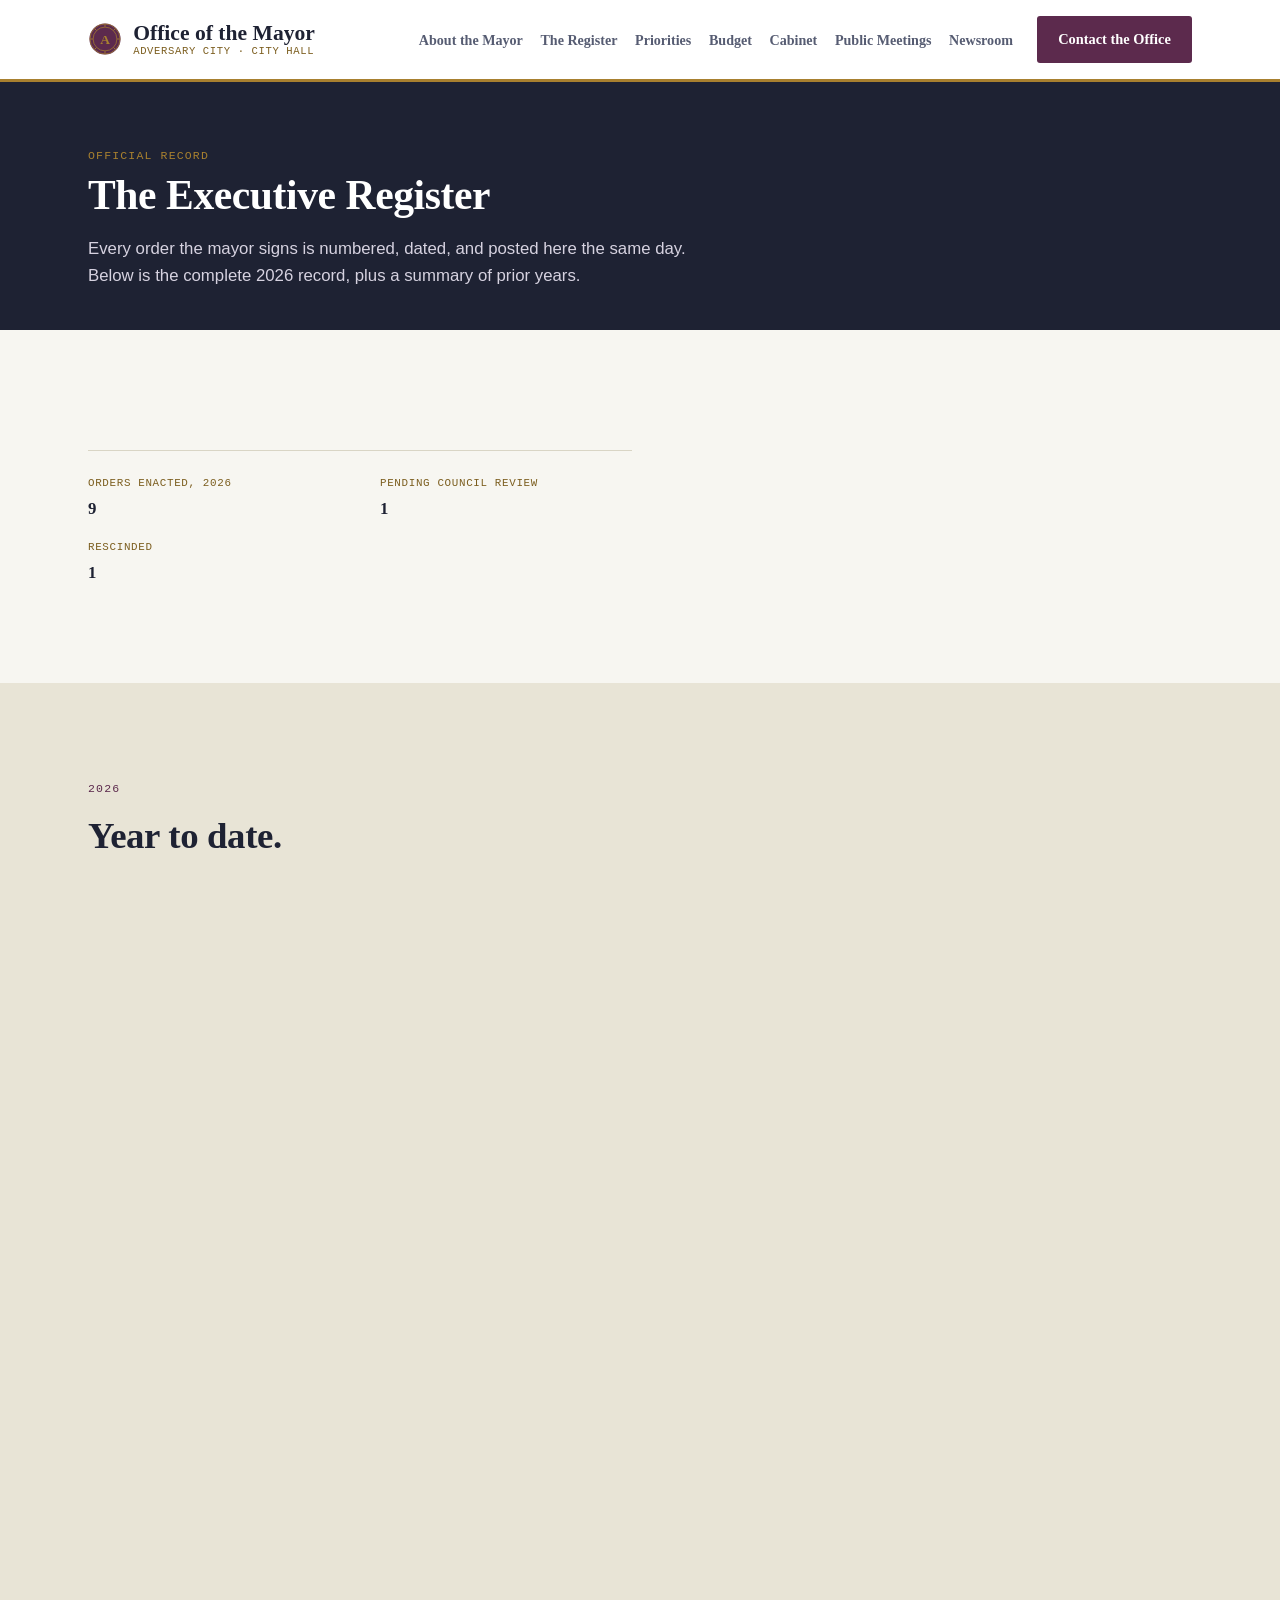
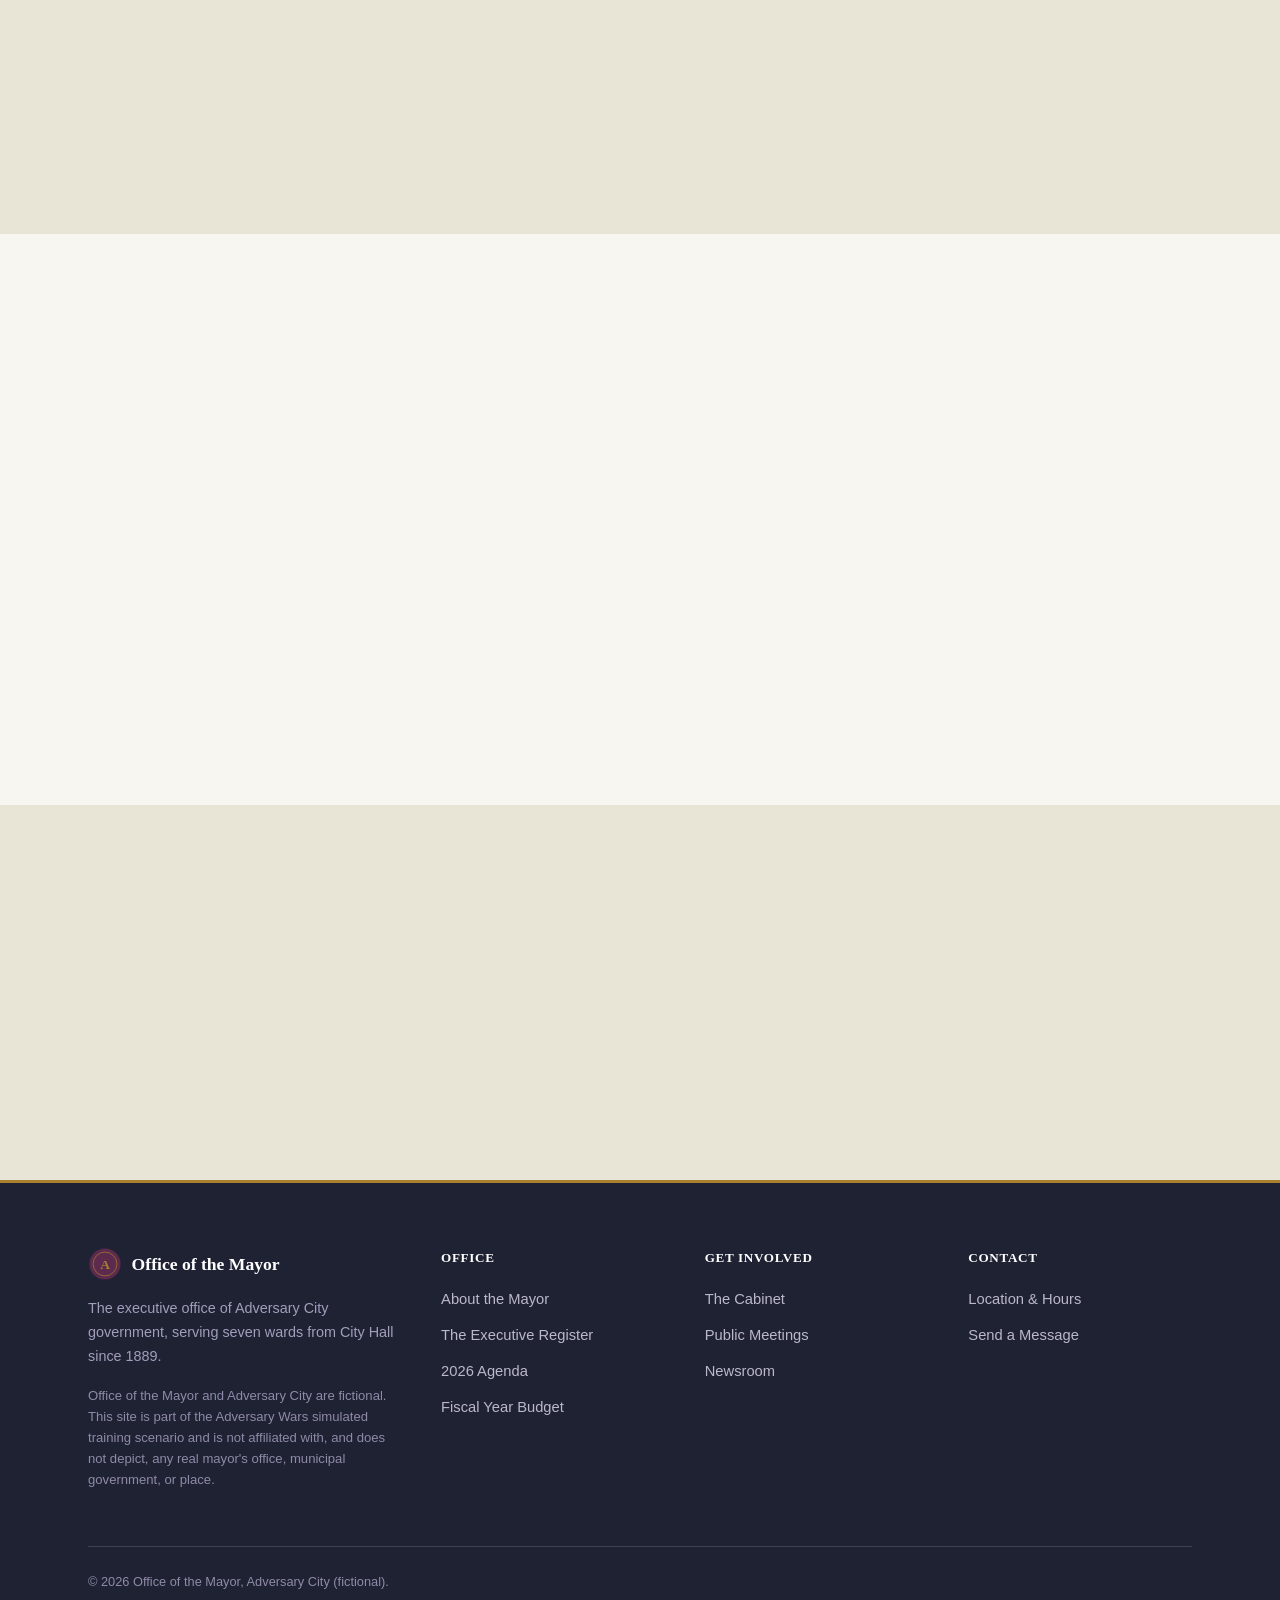
<file: register/index.html>
<!DOCTYPE html>
<!--
  Adversary Wars simulation project, set in the fictional city of Adversary City.
  Office of the Mayor is a fictional facility in the fictional city of Adversary
  City. This site was built for a simulated training/CTF scenario and is not
  intended to represent, impersonate, or harm any real mayor's office,
  municipal government, organization, or place.
-->
<html lang="en">
<head>
  <meta charset="UTF-8" />
  <meta name="viewport" content="width=device-width, initial-scale=1.0" />
  <title>The Executive Register · Office of the Mayor · Adversary City</title>
  <meta name="robots" content="noindex, nofollow" />
  <meta name="disclaimer" content="Office of the Mayor and Adversary City are fictional, built for the Adversary Wars simulated training scenario. Not affiliated with, and does not depict, any real mayor's office, municipal government, or place." />
  <meta name="description" content="The complete 2026 record of executive orders and proclamations signed by the Mayor of Adversary City, plus a summary of prior years." />
  <meta http-equiv="Content-Security-Policy" content="default-src 'self'; img-src 'self' data:; style-src 'self'; script-src 'self'; object-src 'none'; base-uri 'self'; form-action 'self'; frame-ancestors 'none';" />
  <link rel="icon" href="data:image/svg+xml,%3Csvg xmlns='http://www.w3.org/2000/svg' viewBox='0 0 24 24'%3E%3Ccircle cx='12' cy='12' r='11' fill='%235C2A4D'/%3E%3Ccircle cx='12' cy='12' r='8.4' fill='none' stroke='%23A8802F' stroke-width='0.6'/%3E%3Ctext x='12' y='15.8' text-anchor='middle' font-family='Georgia,serif' font-weight='700' font-size='9.5' fill='%23A8802F'%3EA%3C/text%3E%3C/svg%3E" />
  <link rel="stylesheet" href="../css/styles.css" />
</head>
<body>
  <a class="skip-link" href="#main">Skip to content</a>

  <header class="site-header">
    <div class="wrap">
      <a class="brand" href="/">
        <svg class="brand-mark" viewBox="0 0 24 24" aria-hidden="true">
          <circle cx="12" cy="12" r="11" fill="#5C2A4D" />
          <circle cx="12" cy="12" r="10.6" fill="none" stroke="#A8802F" stroke-width="0.5" />
          <circle cx="12" cy="12" r="8.4" fill="none" stroke="#A8802F" stroke-width="0.5" />
          <g stroke="#A8802F" stroke-width="0.6">
            <line x1="12" y1="1.6" x2="12" y2="3.4" />
            <line x1="12" y1="1.6" x2="12" y2="3.4" transform="rotate(45 12 12)" />
            <line x1="12" y1="1.6" x2="12" y2="3.4" transform="rotate(90 12 12)" />
            <line x1="12" y1="1.6" x2="12" y2="3.4" transform="rotate(135 12 12)" />
            <line x1="12" y1="1.6" x2="12" y2="3.4" transform="rotate(180 12 12)" />
            <line x1="12" y1="1.6" x2="12" y2="3.4" transform="rotate(225 12 12)" />
            <line x1="12" y1="1.6" x2="12" y2="3.4" transform="rotate(270 12 12)" />
            <line x1="12" y1="1.6" x2="12" y2="3.4" transform="rotate(315 12 12)" />
          </g>
          <text x="12" y="15.8" text-anchor="middle" font-family="Georgia, 'Times New Roman', serif" font-weight="700" font-size="9.5" fill="#A8802F">A</text>
        </svg>
        <span class="brand-text">
          <span class="brand-name">Office of the Mayor</span>
          <span class="brand-sub">Adversary City · City Hall</span>
        </span>
      </a>

      <button class="nav-toggle" id="nav-toggle" type="button" aria-expanded="false" aria-controls="primary-nav">
        <svg viewBox="0 0 24 24" fill="none" stroke="currentColor" stroke-width="2"><path d="M3 6h18M3 12h18M3 18h18" /></svg>
        <span class="visually-hidden">Menu</span>
      </button>

      <nav class="primary-nav" id="primary-nav" aria-label="Primary">
        <ul>
          <li><a href="../about-mayor/">About the Mayor</a></li>
          <li><a href="./" aria-current="page">The Register</a></li>
          <li><a href="../priorities/">Priorities</a></li>
          <li><a href="../budget/">Budget</a></li>
          <li><a href="../cabinet/">Cabinet</a></li>
          <li><a href="../meetings/">Public Meetings</a></li>
          <li><a href="../newsroom/">Newsroom</a></li>
        </ul>
        <a class="btn btn-primary" href="/#contact">Contact the Office</a>
      </nav>
    </div>
  </header>

  <main id="main">
    <section class="page-header">
      <div class="wrap">
        <span class="eyebrow">Official Record</span>
        <h1>The Executive Register</h1>
        <p class="lede">Every order the mayor signs is numbered, dated, and posted here the same day. Below is the complete 2026 record, plus a summary of prior years.</p>
      </div>
    </section>

    <section class="section">
      <div class="wrap">
        <ul class="fact-list reveal">
          <li><span class="fact-label">Orders Enacted, 2026</span><span class="fact-value">9</span></li>
          <li><span class="fact-label">Pending Council Review</span><span class="fact-value">1</span></li>
          <li><span class="fact-label">Rescinded</span><span class="fact-value">1</span></li>
        </ul>
      </div>
    </section>

    <section class="section section-tint">
      <div class="wrap">
        <div class="section-head reveal">
          <span class="eyebrow">2026</span>
          <h2>Year to date.</h2>
        </div>

        <div class="register reveal">
          <div class="register-head">
            <span class="register-office">Office of the Mayor &middot; Official Record</span>
            <span class="register-vol">Vol. VII</span>
          </div>
          <div class="register-rows">
            <div class="register-row">
              <span class="register-no">EO 2026-11</span>
              <span class="register-date">Jul 6, 2026</span>
              <span class="register-title">Extending the heat emergency response plan through September</span>
              <span class="register-stamp is-enacted">Enacted</span>
            </div>
            <div class="register-row">
              <span class="register-no">EO 2026-10</span>
              <span class="register-date">Jun 22, 2026</span>
              <span class="register-title">Establishing the Ward Infrastructure Task Force</span>
              <span class="register-stamp is-enacted">Enacted</span>
            </div>
            <div class="register-row">
              <span class="register-no">EO 2026-09</span>
              <span class="register-date">May 30, 2026</span>
              <span class="register-title">Directing city agencies to publish response-time data quarterly</span>
              <span class="register-stamp is-enacted">Enacted</span>
            </div>
            <div class="register-row">
              <span class="register-no">EO 2026-08</span>
              <span class="register-date">Apr 18, 2026</span>
              <span class="register-title">Freezing non-essential department travel through fiscal year-end</span>
              <span class="register-stamp is-enacted">Enacted</span>
            </div>
            <div class="register-row">
              <span class="register-no">EO 2026-07</span>
              <span class="register-date">Mar 2, 2026</span>
              <span class="register-title">Creating the Small Business Permit Fast-Track Program</span>
              <span class="register-stamp is-pending">Pending council review</span>
            </div>
            <div class="register-row">
              <span class="register-no">EO 2026-06</span>
              <span class="register-date">Feb 27, 2026</span>
              <span class="register-title">Extending winter shelter hours through March</span>
              <span class="register-stamp is-enacted">Enacted</span>
            </div>
            <div class="register-row">
              <span class="register-no">EO 2026-05</span>
              <span class="register-date">Feb 20, 2026</span>
              <span class="register-title">Waiving inspection fees for fire-damaged rebuilds in Ward 2</span>
              <span class="register-stamp is-enacted">Enacted</span>
            </div>
            <div class="register-row">
              <span class="register-no">EO 2026-04</span>
              <span class="register-date">Feb 3, 2026</span>
              <span class="register-title">Directing a citywide pothole survey ahead of spring paving</span>
              <span class="register-stamp is-enacted">Enacted</span>
            </div>
            <div class="register-row">
              <span class="register-no">EO 2026-03</span>
              <span class="register-date">Jan 14, 2026</span>
              <span class="register-title">Reinstating the downtown streetcar pilot</span>
              <span class="register-stamp is-rescinded">Rescinded</span>
            </div>
            <div class="register-row">
              <span class="register-no">EO 2026-02</span>
              <span class="register-date">Jan 9, 2026</span>
              <span class="register-title">Setting the fiscal year 2026 hiring freeze exemptions list</span>
              <span class="register-stamp is-enacted">Enacted</span>
            </div>
            <div class="register-row">
              <span class="register-no">EO 2026-01</span>
              <span class="register-date">Jan 2, 2026</span>
              <span class="register-title">Reappointing department heads for the new term</span>
              <span class="register-stamp is-enacted">Enacted</span>
            </div>
          </div>
          <p class="register-foot">Full order text is available by records request. Orders shown here are illustrative, for the Adversary Wars simulation.</p>
        </div>
      </div>
    </section>

    <section class="section">
      <div class="wrap">
        <div class="section-head reveal">
          <span class="eyebrow">Prior Years</span>
          <h2>The archive.</h2>
          <p>Orders from earlier administrations and earlier terms, summarized here. Full text for any year is available by records request.</p>
        </div>

        <table class="data-table reveal">
          <thead>
            <tr>
              <th scope="col">Year</th>
              <th scope="col" class="num">Orders Issued</th>
              <th scope="col">Note</th>
            </tr>
          </thead>
          <tbody>
            <tr>
              <td>2025</td>
              <td class="num">34</td>
              <td>Full year, Mayor Swanson's first complete year in office</td>
            </tr>
            <tr>
              <td>2024</td>
              <td class="num">29</td>
              <td>Partial year, from inauguration in January</td>
            </tr>
            <tr>
              <td>2023</td>
              <td class="num">41</td>
              <td>Prior administration</td>
            </tr>
          </tbody>
        </table>
      </div>
    </section>

    <section class="section section-tint">
      <div class="wrap">
        <div class="section-head reveal">
          <span class="eyebrow">See Also</span>
          <h2>How these orders connect.</h2>
        </div>
        <div class="hero-actions reveal">
          <a class="btn btn-primary" href="../priorities/">See the 2026 Agenda</a>
          <a class="btn btn-secondary" href="../budget/">View the Fiscal Year Budget</a>
        </div>
      </div>
    </section>
  </main>

  <footer class="site-footer">
    <div class="wrap">
      <div class="footer-grid">
        <div class="footer-brand">
          <div class="footer-brand-top">
            <svg class="brand-mark" viewBox="0 0 24 24" aria-hidden="true">
              <circle cx="12" cy="12" r="11" fill="#5C2A4D" />
              <circle cx="12" cy="12" r="8.4" fill="none" stroke="#A8802F" stroke-width="0.5" />
              <text x="12" y="15.8" text-anchor="middle" font-family="Georgia, 'Times New Roman', serif" font-weight="700" font-size="9.5" fill="#A8802F">A</text>
            </svg>
            <span class="brand-name brand-name-invert">Office of the Mayor</span>
          </div>
          <p>The executive office of Adversary City government, serving seven wards from City Hall since 1889.</p>
          <p class="disclaimer">Office of the Mayor and Adversary City are fictional. This site is part of the Adversary Wars simulated training scenario and is not affiliated with, and does not depict, any real mayor's office, municipal government, or place.</p>
        </div>

        <div>
          <h3>Office</h3>
          <ul>
            <li><a href="../about-mayor/">About the Mayor</a></li>
            <li><a href="./">The Executive Register</a></li>
            <li><a href="../priorities/">2026 Agenda</a></li>
            <li><a href="../budget/">Fiscal Year Budget</a></li>
          </ul>
        </div>

        <div>
          <h3>Get Involved</h3>
          <ul>
            <li><a href="../cabinet/">The Cabinet</a></li>
            <li><a href="../meetings/">Public Meetings</a></li>
            <li><a href="../newsroom/">Newsroom</a></li>
          </ul>
        </div>

        <div>
          <h3>Contact</h3>
          <ul>
            <li><a href="/#contact">Location &amp; Hours</a></li>
            <li><a href="/#message">Send a Message</a></li>
          </ul>
        </div>
      </div>

      <div class="footer-bottom">
        <p>&copy; <span id="year"></span> Office of the Mayor, Adversary City (fictional).</p>
      </div>
    </div>
  </footer>

  <script src="../js/main.js" defer></script>
</body>
</html>
</file>
<file: css/styles.css>
/*
  Office of the Mayor, Adversary City
  Fictional facility, fictional city, built for the Adversary Wars simulation.
  See index.html header comment for the full disclaimer.
*/

:root {
  --ink: #1e2233;
  --ink-soft: #565c72;
  --plum: #5c2a4d;
  --plum-dark: #3e1a34;
  --gold: #a8802f;
  --gold-dark: #7c5e1f;
  --slate: #435066;
  --paper: #f7f6f1;
  --tint: #e8e4d6;
  --panel: #ffffff;
  --line: #d9d5c5;
  --status-green: #3c6e4f;
  --status-red: #8c3a30;

  --tone-1: #5c2a4d;
  --tone-2: #a8802f;
  --tone-3: #435066;
  --tone-4: #8c6a96;
  --tone-5: #c9a45c;
  --tone-6: #6c7a8c;
  --tone-7: #b7b2a0;

  --font-display: "Rockwell", "Roboto Slab", "Georgia", "Times New Roman", serif;
  --font-body: Calibri, "Segoe UI", "Helvetica Neue", Arial, sans-serif;
  --font-mono: "Cascadia Mono", "Consolas", "SF Mono", "Liberation Mono", monospace;

  --space-1: 0.5rem;
  --space-2: 1rem;
  --space-3: 1.5rem;
  --space-4: 2.5rem;
  --space-5: 4rem;
  --space-6: 6rem;

  --radius: 3px;
  --max: 72rem;
}

* {
  box-sizing: border-box;
}

html {
  scroll-behavior: smooth;
}

@media (prefers-reduced-motion: reduce) {
  html {
    scroll-behavior: auto;
  }
  *,
  *::before,
  *::after {
    animation-duration: 0.001ms !important;
    animation-iteration-count: 1 !important;
    transition-duration: 0.001ms !important;
    scroll-behavior: auto !important;
  }
}

body {
  margin: 0;
  background: var(--paper);
  color: var(--ink);
  font-family: var(--font-body);
  font-size: 1.03rem;
  line-height: 1.65;
  -webkit-font-smoothing: antialiased;
}

h1,
h2,
h3,
h4 {
  font-family: var(--font-display);
  color: var(--ink);
  margin: 0;
  font-weight: 700;
  letter-spacing: -0.01em;
}

p {
  margin: 0 0 var(--space-2);
}

a {
  color: var(--plum);
  text-decoration-color: currentColor;
}

a:hover {
  color: var(--plum-dark);
}

address {
  font-style: normal;
}

img,
svg {
  max-width: 100%;
  display: block;
}

.wrap {
  max-width: var(--max);
  margin: 0 auto;
  padding: 0 var(--space-3);
}

.visually-hidden {
  position: absolute;
  width: 1px;
  height: 1px;
  overflow: hidden;
  clip: rect(0 0 0 0);
  white-space: nowrap;
}

.skip-link {
  position: absolute;
  left: -999px;
  top: auto;
  background: var(--ink);
  color: #fff;
  padding: var(--space-1) var(--space-2);
  z-index: 200;
}

.skip-link:focus {
  left: var(--space-2);
  top: var(--space-2);
}

:focus-visible {
  outline: 3px solid var(--gold);
  outline-offset: 2px;
}

.eyebrow {
  font-family: var(--font-mono);
  font-size: 0.72rem;
  letter-spacing: 0.1em;
  text-transform: uppercase;
  color: var(--plum);
  margin: 0 0 var(--space-1);
  display: block;
}

.eyebrow-on-dark {
  color: var(--gold);
}

.btn {
  display: inline-flex;
  align-items: center;
  gap: 0.5rem;
  font-family: var(--font-display);
  font-weight: 700;
  font-size: 1rem;
  padding: 0.8rem 1.6rem;
  border-radius: var(--radius);
  border: 2px solid transparent;
  cursor: pointer;
  text-decoration: none;
  transition: background-color 150ms ease, color 150ms ease, border-color 150ms ease;
}

.btn-primary {
  background: var(--plum);
  color: #fff;
}

.btn-primary:hover {
  background: var(--plum-dark);
  color: #fff;
}

.btn-secondary {
  background: transparent;
  color: var(--ink);
  border-color: var(--ink);
}

.btn-secondary:hover {
  background: var(--ink);
  color: #fff;
}

.btn-on-dark {
  border-color: #fff;
  color: #fff;
}

.btn-on-dark:hover {
  background: #fff;
  color: var(--ink);
}

/* Header / nav */
.site-header {
  background: var(--panel);
  border-bottom: 3px solid var(--gold);
  position: sticky;
  top: 0;
  z-index: 100;
}

.site-header .wrap {
  display: flex;
  align-items: center;
  justify-content: space-between;
  padding-top: var(--space-2);
  padding-bottom: var(--space-2);
  gap: var(--space-3);
  min-height: 4.25rem;
}

.brand {
  display: flex;
  align-items: center;
  gap: 0.7rem;
  text-decoration: none;
  flex-shrink: 0;
}

.brand-mark {
  width: 34px;
  height: 34px;
  flex-shrink: 0;
}

.brand-text {
  display: flex;
  flex-direction: column;
  line-height: 1.1;
}

.brand-name {
  font-family: var(--font-display);
  font-weight: 700;
  font-size: 1.35rem;
  color: var(--ink);
}

.brand-sub {
  font-family: var(--font-mono);
  font-size: 0.66rem;
  letter-spacing: 0.06em;
  text-transform: uppercase;
  color: var(--gold-dark);
}

.nav-toggle {
  display: none;
  background: none;
  border: 2px solid var(--ink);
  border-radius: var(--radius);
  padding: 0.5rem 0.7rem;
  cursor: pointer;
}

.nav-toggle svg {
  width: 20px;
  height: 20px;
}

.primary-nav {
  display: flex;
  align-items: center;
  gap: var(--space-3);
  flex-wrap: nowrap;
}

.primary-nav ul {
  display: flex;
  flex-wrap: nowrap;
  gap: 1.1rem;
  margin: 0;
  padding: 0;
  list-style: none;
}

.primary-nav a:not(.btn) {
  display: inline-block;
  color: var(--ink-soft);
  text-decoration: none;
  font-family: var(--font-display);
  font-weight: 700;
  font-size: 0.88rem;
  white-space: nowrap;
}

.primary-nav a:not(.btn):hover {
  color: var(--plum);
}

.primary-nav .btn {
  padding: 0.6rem 1.2rem;
  font-size: 0.9rem;
  white-space: nowrap;
  flex-shrink: 0;
}

@media (max-width: 1240px) {
  .nav-toggle {
    display: inline-flex;
  }

  .primary-nav {
    position: absolute;
    top: 100%;
    left: 0;
    right: 0;
    background: var(--panel);
    border-bottom: 3px solid var(--gold);
    flex-direction: column;
    align-items: stretch;
    flex-wrap: wrap;
    gap: var(--space-2);
    padding: var(--space-2) var(--space-3) var(--space-3);
    display: none;
  }

  .primary-nav.is-open {
    display: flex;
  }

  .primary-nav ul {
    flex-direction: column;
    flex-wrap: wrap;
    gap: var(--space-2);
  }

  .primary-nav a:not(.btn) {
    font-size: 1rem;
    white-space: normal;
  }

  .primary-nav .btn {
    padding: 0.8rem 1.6rem;
    font-size: 1rem;
    align-self: flex-start;
  }
}

/* Hero: letterhead band, plain text, no photo blended in */
.hero {
  position: relative;
  background: var(--ink);
  color: var(--paper);
  padding: var(--space-6) 0 var(--space-5);
  overflow: hidden;
}

.hero::after {
  content: "";
  position: absolute;
  right: -8%;
  bottom: -30%;
  width: 26rem;
  height: 26rem;
  border-radius: 50%;
  border: 1.5px solid rgba(168, 128, 47, 0.18);
  pointer-events: none;
}

.hero .wrap {
  position: relative;
  max-width: 46rem;
}

.hero h1 {
  font-size: clamp(2.1rem, 4.2vw, 3rem);
  line-height: 1.08;
  color: #fff;
  margin: 0 0 var(--space-2);
}

.hero .lede {
  font-size: 1.12rem;
  color: #d6d2e0;
  max-width: 36rem;
}

.hero-actions {
  display: flex;
  flex-wrap: wrap;
  gap: var(--space-2);
  margin-top: var(--space-3);
}

.hero-credential {
  margin: var(--space-4) 0 0;
  padding-top: var(--space-2);
  border-top: 1px solid rgba(255, 255, 255, 0.18);
  font-family: var(--font-mono);
  font-size: 0.78rem;
  letter-spacing: 0.03em;
  color: #b6b2c4;
  max-width: 36rem;
}

/* Hero frame: contained photo band beneath the letterhead, not a background bleed */
.hero-frame {
  margin: 0;
  background: var(--tint);
  padding: var(--space-4) 0;
}

.hero-frame-photo {
  position: relative;
  aspect-ratio: 2 / 1;
  border: 2px solid var(--gold);
  background: repeating-linear-gradient(
    135deg,
    var(--plum-dark),
    var(--plum-dark) 12px,
    var(--ink) 12px,
    var(--ink) 24px
  );
  display: flex;
  align-items: center;
  justify-content: center;
}

.hero-frame-photo img {
  width: 100%;
  height: 100%;
  object-fit: cover;
}

.photo-pending {
  font-family: var(--font-mono);
  font-size: 0.72rem;
  letter-spacing: 0.06em;
  text-transform: uppercase;
  color: #e8dfc9;
  background: rgba(30, 34, 51, 0.55);
  border: 1px solid rgba(168, 128, 47, 0.5);
  padding: 0.5rem 0.9rem;
  border-radius: var(--radius);
}

.hero-frame figcaption {
  margin-top: var(--space-2);
  font-size: 0.92rem;
  color: var(--ink-soft);
}

/* Generic section rhythm */
.section {
  padding: var(--space-6) 0;
}

.section-tint {
  background: var(--tint);
}

.section-head {
  max-width: 42rem;
  margin-bottom: var(--space-4);
}

.section-head h2 {
  font-size: clamp(1.7rem, 3vw, 2.3rem);
  margin-bottom: var(--space-2);
}

.section-head p {
  color: var(--ink-soft);
  margin: 0;
}

/* Executive Register: signature ledger */
.register {
  max-width: 54rem;
  background: var(--panel);
  border: 1px solid var(--line);
  box-shadow: 0 10px 28px rgba(30, 34, 51, 0.08);
}

.register-head {
  display: flex;
  align-items: baseline;
  justify-content: space-between;
  flex-wrap: wrap;
  gap: var(--space-1);
  background: var(--plum);
  color: var(--paper);
  padding: var(--space-2) var(--space-3);
}

.register-office {
  font-family: var(--font-mono);
  font-size: 0.72rem;
  letter-spacing: 0.06em;
  text-transform: uppercase;
}

.register-vol {
  font-family: var(--font-mono);
  font-size: 0.72rem;
  letter-spacing: 0.06em;
  text-transform: uppercase;
  color: var(--gold);
}

.register-rows {
  padding: var(--space-1) var(--space-3);
}

.register-row {
  display: grid;
  grid-template-columns: 6.5rem 6.5rem 1fr 9rem;
  gap: var(--space-2);
  align-items: center;
  padding: 0.85rem 0;
  border-bottom: 1px dotted var(--line);
}

.register-row:last-child {
  border-bottom: none;
}

.register-no {
  font-family: var(--font-mono);
  font-size: 0.85rem;
  font-weight: 700;
  color: var(--plum);
}

.register-date {
  font-family: var(--font-mono);
  font-size: 0.8rem;
  color: var(--ink-soft);
}

.register-title {
  font-size: 0.95rem;
}

.register-stamp {
  justify-self: end;
  font-family: var(--font-mono);
  font-size: 0.68rem;
  font-weight: 700;
  letter-spacing: 0.05em;
  text-transform: uppercase;
  padding: 0.28rem 0.6rem;
  border-radius: var(--radius);
  border: 1.5px solid currentColor;
  white-space: nowrap;
}

.register-stamp.is-enacted {
  color: var(--status-green);
}

.register-stamp.is-pending {
  color: var(--gold-dark);
}

.register-stamp.is-rescinded {
  color: var(--status-red);
}

.register-foot {
  font-family: var(--font-mono);
  font-size: 0.74rem;
  color: var(--ink-soft);
  padding: var(--space-2) var(--space-3) var(--space-2);
  margin: 0;
  border-top: 1px solid var(--line);
}

@media (max-width: 700px) {
  .register-row {
    grid-template-columns: 1fr auto;
  }
  .register-no {
    grid-column: 1 / 2;
  }
  .register-date {
    grid-column: 2 / 3;
    justify-self: end;
  }
  .register-title {
    grid-column: 1 / -1;
  }
  .register-stamp {
    grid-column: 1 / -1;
    justify-self: start;
  }
}

/* Priorities: status list with progress rail */
.priority-list {
  list-style: none;
  margin: 0;
  padding: 0;
  max-width: 46rem;
  display: grid;
  gap: var(--space-3);
}

.priority-item {
  background: var(--panel);
  border: 1px solid var(--line);
  border-radius: var(--radius);
  padding: var(--space-3);
}

.priority-top {
  display: flex;
  align-items: baseline;
  justify-content: space-between;
  gap: var(--space-2);
  margin-bottom: 0.3rem;
}

.priority-top h3 {
  font-size: 1.08rem;
}

.priority-item p {
  color: var(--ink-soft);
  font-size: 0.93rem;
  margin: 0 0 var(--space-2);
}

.priority-status {
  font-family: var(--font-mono);
  font-size: 0.68rem;
  font-weight: 700;
  letter-spacing: 0.05em;
  text-transform: uppercase;
  padding: 0.22rem 0.6rem;
  border-radius: 999px;
  white-space: nowrap;
}

.priority-status.is-underway {
  background: rgba(67, 80, 102, 0.12);
  color: var(--slate);
}

.priority-status.is-proposed {
  background: rgba(168, 128, 47, 0.14);
  color: var(--gold-dark);
}

.priority-status.is-completed {
  background: rgba(60, 110, 79, 0.12);
  color: var(--status-green);
}

.priority-rail {
  height: 6px;
  background: var(--line);
  border-radius: 999px;
  overflow: hidden;
}

.priority-rail-fill {
  display: block;
  height: 100%;
  background: linear-gradient(90deg, var(--plum), var(--gold));
  border-radius: 999px;
}

/* Budget: segmented allocation bar */
.budget-bar {
  display: flex;
  width: 100%;
  height: 2.75rem;
  border-radius: var(--radius);
  overflow: hidden;
  border: 1px solid var(--line);
  margin-bottom: var(--space-3);
}

.budget-seg {
  flex: 0 0 auto;
  height: 100%;
}

.tone-1 { background: var(--tone-1); }
.tone-2 { background: var(--tone-2); }
.tone-3 { background: var(--tone-3); }
.tone-4 { background: var(--tone-4); }
.tone-5 { background: var(--tone-5); }
.tone-6 { background: var(--tone-6); }
.tone-7 { background: var(--tone-7); }

.budget-legend {
  list-style: none;
  margin: 0 0 var(--space-2);
  padding: 0;
  max-width: 40rem;
  display: grid;
  gap: 0.6rem;
}

.budget-legend li {
  display: grid;
  grid-template-columns: 0.9rem 1fr 3rem 5rem;
  align-items: center;
  gap: var(--space-2);
  padding-bottom: 0.6rem;
  border-bottom: 1px solid var(--line);
  font-size: 0.94rem;
}

.budget-swatch {
  width: 0.9rem;
  height: 0.9rem;
  border-radius: 2px;
}

.budget-pct {
  font-family: var(--font-mono);
  font-size: 0.85rem;
  color: var(--ink-soft);
  text-align: right;
}

.budget-amt {
  font-family: var(--font-mono);
  font-size: 0.85rem;
  text-align: right;
}

.budget-foot {
  font-family: var(--font-mono);
  font-size: 0.74rem;
  color: var(--ink-soft);
  margin: 0;
}

/* Width utility scale, used by priority rails and budget segments */
.w-4 { width: 4%; }
.w-6 { width: 6%; }
.w-7 { width: 7%; }
.w-10 { width: 10%; }
.w-12 { width: 12%; }
.w-18 { width: 18%; }
.w-22 { width: 22%; }
.w-31 { width: 31%; }
.w-35 { width: 35%; }
.w-62 { width: 62%; }
.w-81 { width: 81%; }
.w-100 { width: 100%; }

/* Two column + panel card (inside city hall, contact) */
.two-col {
  display: grid;
  grid-template-columns: 0.95fr 1.05fr;
  gap: var(--space-5);
  align-items: start;
}

@media (max-width: 860px) {
  .two-col {
    grid-template-columns: 1fr;
    gap: var(--space-4);
  }
}

.framed-photo {
  background: var(--panel);
  border: 1px solid var(--line);
  padding: 0.5rem;
}

.framed-photo-inner {
  position: relative;
  aspect-ratio: 8 / 5;
  background: repeating-linear-gradient(
    135deg,
    var(--plum-dark),
    var(--plum-dark) 12px,
    var(--ink) 12px,
    var(--ink) 24px
  );
  display: flex;
  align-items: center;
  justify-content: center;
}

.framed-photo-inner img {
  width: 100%;
  height: 100%;
  object-fit: cover;
}

#inside figcaption {
  margin-top: var(--space-2);
  font-size: 0.9rem;
  color: var(--ink-soft);
}

.pull-quote {
  margin: var(--space-3) 0 0;
  padding-left: var(--space-3);
  border-left: 3px solid var(--gold);
}

.pull-quote p {
  font-family: var(--font-display);
  font-size: 1.2rem;
  font-weight: 700;
  color: var(--ink);
  margin: 0 0 0.4rem;
  line-height: 1.35;
}

.pull-quote cite {
  font-family: var(--font-mono);
  font-size: 0.78rem;
  font-style: normal;
  letter-spacing: 0.04em;
  text-transform: uppercase;
  color: var(--ink-soft);
}

/* Cabinet directory */
.directory {
  list-style: none;
  margin: 0;
  padding: 0;
  max-width: 54rem;
}

.directory-row {
  display: flex;
  align-items: flex-start;
  gap: var(--space-3);
  padding: var(--space-2) 0;
  border-bottom: 1px solid var(--line);
}

.directory-row:first-child {
  border-top: 1px solid var(--line);
}

.directory-chip {
  flex-shrink: 0;
  width: 2.75rem;
  height: 2.75rem;
  display: flex;
  align-items: center;
  justify-content: center;
  background: var(--plum);
  border: 1.5px solid var(--gold);
  color: var(--gold);
  font-family: var(--font-mono);
  font-weight: 700;
  font-size: 0.85rem;
}

.directory-info {
  flex: 1 1 auto;
  min-width: 0;
}

.directory-name {
  display: block;
  font-family: var(--font-display);
  font-weight: 700;
  font-size: 1.02rem;
}

.directory-title {
  display: block;
  font-family: var(--font-mono);
  font-size: 0.72rem;
  letter-spacing: 0.04em;
  text-transform: uppercase;
  color: var(--plum);
  margin-top: 0.15rem;
}

.directory-dept {
  display: block;
  font-size: 0.85rem;
  color: var(--ink-soft);
  margin-top: 0.15rem;
}

.directory-desc {
  display: block;
  font-size: 0.92rem;
  color: var(--ink-soft);
  margin-top: 0.35rem;
}

/* Public meetings: date rail */
.meeting-rail {
  list-style: none;
  margin: 0;
  padding: 0;
  max-width: 46rem;
}

.meeting-row {
  display: flex;
  align-items: center;
  gap: var(--space-3);
  padding: var(--space-2) 0;
  border-bottom: 1px solid var(--line);
}

.meeting-row:first-child {
  border-top: 1px solid var(--line);
}

.meeting-date {
  flex-shrink: 0;
  width: 4rem;
  display: flex;
  flex-direction: column;
  align-items: center;
  justify-content: center;
  background: var(--plum);
  color: #fff;
  padding: 0.4rem 0;
}

.meeting-month {
  font-family: var(--font-mono);
  font-size: 0.68rem;
  letter-spacing: 0.06em;
  text-transform: uppercase;
  color: var(--gold);
}

.meeting-day {
  font-family: var(--font-display);
  font-weight: 700;
  font-size: 1.3rem;
  line-height: 1.1;
}

.meeting-body {
  flex: 1 1 auto;
  min-width: 0;
}

.meeting-body h3 {
  font-size: 1.02rem;
  margin-bottom: 0.15rem;
}

.meeting-where {
  font-size: 0.88rem;
  color: var(--ink-soft);
}

.meeting-time {
  flex-shrink: 0;
  font-family: var(--font-mono);
  font-size: 0.85rem;
  color: var(--ink-soft);
  white-space: nowrap;
}

@media (max-width: 560px) {
  .meeting-row {
    flex-wrap: wrap;
  }
  .meeting-time {
    margin-left: calc(4rem + var(--space-3));
  }
}

/* Newsroom: press list */
.press-list {
  list-style: none;
  margin: 0;
  padding: 0;
  max-width: 46rem;
}

.press-item {
  display: flex;
  gap: var(--space-3);
  padding: var(--space-2) 0;
  border-bottom: 1px solid var(--line);
}

.press-item:first-child {
  border-top: 1px solid var(--line);
}

.press-date {
  flex-shrink: 0;
  width: 6rem;
  font-family: var(--font-mono);
  font-size: 0.78rem;
  color: var(--ink-soft);
  padding-top: 0.15rem;
}

.press-body h3 {
  font-size: 1.02rem;
  margin-bottom: 0.2rem;
}

.press-body p {
  font-size: 0.92rem;
  color: var(--ink-soft);
  margin: 0;
}

@media (max-width: 560px) {
  .press-item {
    flex-direction: column;
    gap: 0.3rem;
  }
  .press-date {
    width: auto;
  }
}

/* Contact */
.panel-card {
  background: var(--panel);
  border: 1px solid var(--line);
  border-radius: var(--radius);
  padding: var(--space-3);
}

.panel-card h3 {
  font-size: 1.1rem;
  margin-bottom: var(--space-3);
}

.contact-list {
  list-style: none;
  margin: 0 0 var(--space-3);
  padding: 0;
  display: grid;
  gap: var(--space-3);
}

.contact-list li {
  display: flex;
  gap: var(--space-2);
  align-items: flex-start;
}

.contact-list svg {
  width: 22px;
  height: 22px;
  color: var(--plum);
  flex-shrink: 0;
  margin-top: 0.15rem;
}

.contact-list address {
  font-style: normal;
  font-size: 1rem;
  line-height: 1.7;
}

.contact-numbers {
  margin: 0;
  line-height: 1.7;
}

.emergency-callout {
  background: #f4ece2;
  border: 1px solid #d9c6a4;
  border-radius: var(--radius);
  padding: var(--space-2);
  margin: var(--space-3) 0 0;
}

.emergency-callout strong {
  color: var(--gold-dark);
}

.form-note {
  font-family: var(--font-mono);
  font-size: 0.78rem;
  color: var(--ink-soft);
  margin-bottom: var(--space-3);
}

.topic-group {
  border: none;
  padding: 0;
  margin: 0 0 var(--space-3);
}

.topic-group legend {
  font-family: var(--font-display);
  font-weight: 700;
  font-size: 0.88rem;
  padding: 0;
  margin-bottom: 0.5rem;
}

.topic-pills {
  display: flex;
  flex-wrap: wrap;
  gap: 0.5rem;
}

.topic-pill {
  position: relative;
}

.topic-pill input {
  position: absolute;
  opacity: 0;
  width: 1px;
  height: 1px;
}

.topic-pill span {
  display: inline-block;
  padding: 0.5rem 0.9rem;
  border: 1px solid var(--line);
  border-radius: 999px;
  font-family: var(--font-mono);
  font-size: 0.76rem;
  letter-spacing: 0.03em;
  text-transform: uppercase;
  color: var(--ink-soft);
  cursor: pointer;
  transition: background-color 150ms ease, color 150ms ease, border-color 150ms ease;
}

.topic-pill input:checked + span {
  background: var(--plum);
  border-color: var(--plum);
  color: #fff;
}

.topic-pill input:focus-visible + span {
  outline: 3px solid var(--gold);
  outline-offset: 2px;
}

.field {
  margin-bottom: var(--space-2);
}

.field label {
  display: block;
  font-family: var(--font-display);
  font-weight: 700;
  font-size: 0.88rem;
  margin-bottom: 0.35rem;
}

.field input,
.field textarea {
  width: 100%;
  padding: 0.65rem 0.75rem;
  border: 1px solid var(--line);
  border-radius: var(--radius);
  font-family: var(--font-body);
  font-size: 1rem;
  background: #fff;
  color: var(--ink);
}

.field input:focus,
.field textarea:focus {
  border-color: var(--plum);
}

.confirm-panel {
  margin-top: var(--space-2);
  padding: var(--space-2);
  border-radius: var(--radius);
  background: var(--tint);
  border: 1px solid var(--plum);
  font-size: 0.95rem;
  display: none;
}

.confirm-panel.is-visible {
  display: block;
}

/* Reveal on scroll */
.reveal {
  opacity: 0;
  transform: translateY(14px);
  transition: opacity 500ms ease, transform 500ms ease;
}

.reveal.is-visible {
  opacity: 1;
  transform: none;
}

@media (prefers-reduced-motion: reduce) {
  .reveal {
    opacity: 1;
    transform: none;
  }
}

/* Footer */
.site-footer {
  background: var(--ink);
  color: #bcb8cc;
  padding: var(--space-5) 0 var(--space-3);
  border-top: 3px solid var(--gold);
}

.footer-grid {
  display: grid;
  grid-template-columns: 1.4fr 1fr 1fr 1fr;
  gap: var(--space-4);
  padding-bottom: var(--space-4);
  border-bottom: 1px solid rgba(255, 255, 255, 0.14);
}

@media (max-width: 860px) {
  .footer-grid {
    grid-template-columns: repeat(2, 1fr);
  }
}

@media (max-width: 560px) {
  .footer-grid {
    grid-template-columns: 1fr;
  }
}

.footer-grid h3 {
  color: #fff;
  font-size: 0.82rem;
  letter-spacing: 0.05em;
  text-transform: uppercase;
  margin-bottom: var(--space-2);
}

.footer-grid ul {
  list-style: none;
  margin: 0;
  padding: 0;
}

.footer-grid li {
  margin-bottom: 0.55rem;
}

.footer-grid a {
  color: #bcb8cc;
  text-decoration: none;
  font-size: 0.92rem;
}

.footer-grid a:hover {
  color: #fff;
}

.footer-brand-top {
  display: flex;
  align-items: center;
  gap: 0.6rem;
  margin-bottom: var(--space-2);
}

.brand-name-invert {
  color: #fff;
  font-family: var(--font-display);
  font-weight: 700;
  font-size: 1.1rem;
}

.footer-brand p {
  font-size: 0.9rem;
  color: #a29dbb;
  max-width: 26rem;
}

.disclaimer {
  max-width: 44rem;
  line-height: 1.6;
}

.footer-brand .disclaimer {
  font-size: 0.82rem;
  color: #8f8aa8;
  max-width: 30rem;
}

.footer-bottom {
  padding-top: var(--space-3);
  font-size: 0.8rem;
  color: #8f8aa8;
  display: flex;
  flex-wrap: wrap;
  justify-content: space-between;
  gap: var(--space-2);
}

/* 404 page */
.error-page {
  min-height: 60vh;
  display: flex;
  align-items: center;
}

.error-page .wrap {
  max-width: 40rem;
}

.error-code {
  font-family: var(--font-mono);
  font-size: 0.85rem;
  color: var(--plum);
  letter-spacing: 0.08em;
}

.error-links {
  display: flex;
  flex-wrap: wrap;
  gap: var(--space-2);
  margin-top: var(--space-3);
}

/* About the Mayor: bio hero */
.bio-hero {
  padding: var(--space-6) 0 var(--space-5);
}

.bio-hero .wrap {
  display: grid;
  grid-template-columns: 15rem 1fr;
  gap: var(--space-5);
  align-items: start;
}

@media (max-width: 780px) {
  .bio-hero .wrap {
    grid-template-columns: 1fr;
  }
}

.portrait-frame {
  background: var(--panel);
  border: 1px solid var(--line);
  padding: 0.5rem;
}

.portrait-frame svg,
.portrait-frame img {
  aspect-ratio: 5 / 6;
  width: 100%;
  height: auto;
  object-fit: cover;
  display: block;
}

.bio-title .eyebrow {
  margin-bottom: 0.3rem;
}

.bio-title h1 {
  font-size: clamp(2rem, 4vw, 2.7rem);
  line-height: 1.08;
  margin-bottom: var(--space-2);
}

.bio-title .lede {
  font-size: 1.08rem;
  color: var(--ink-soft);
  max-width: 38rem;
}

.bio-copy {
  max-width: 44rem;
}

.panel-narrow {
  max-width: 30rem;
}

.fact-list {
  list-style: none;
  margin: var(--space-3) 0 0;
  padding: var(--space-3) 0 0;
  border-top: 1px solid var(--line);
  display: grid;
  grid-template-columns: repeat(2, 1fr);
  gap: var(--space-2) var(--space-4);
  max-width: 34rem;
}

.fact-list li {
  display: flex;
  flex-direction: column;
}

.fact-label {
  font-family: var(--font-mono);
  font-size: 0.68rem;
  letter-spacing: 0.06em;
  text-transform: uppercase;
  color: var(--gold-dark);
}

.fact-value {
  font-family: var(--font-display);
  font-weight: 700;
  font-size: 1.05rem;
  margin-top: 0.15rem;
}

/* Career timeline */
.timeline {
  list-style: none;
  margin: 0;
  padding: 0;
  max-width: 40rem;
  position: relative;
}

.timeline::before {
  content: "";
  position: absolute;
  top: 0.4rem;
  bottom: 0.4rem;
  left: 4.25rem;
  width: 2px;
  background: var(--line);
}

.timeline-row {
  position: relative;
  display: grid;
  grid-template-columns: 3.5rem 1.5rem 1fr;
  gap: 0 var(--space-2);
  padding-bottom: var(--space-4);
}

.timeline-row:last-child {
  padding-bottom: 0;
}

.timeline-year {
  font-family: var(--font-mono);
  font-weight: 700;
  font-size: 0.92rem;
  color: var(--plum);
  padding-top: 0.1rem;
  text-align: right;
}

.timeline-dot {
  position: relative;
  display: flex;
  justify-content: center;
}

.timeline-dot::before {
  content: "";
  width: 12px;
  height: 12px;
  border-radius: 50%;
  background: var(--gold);
  border: 2px solid var(--panel);
  box-shadow: 0 0 0 1px var(--gold-dark);
  margin-top: 0.2rem;
}

.timeline-row h3 {
  font-size: 1.02rem;
  margin-bottom: 0.2rem;
}

.timeline-row p {
  font-size: 0.92rem;
  color: var(--ink-soft);
  margin: 0;
}

@media (max-width: 560px) {
  .timeline::before {
    left: 2.75rem;
  }
  .timeline-row {
    grid-template-columns: 2rem 1.5rem 1fr;
  }
  .timeline-year {
    font-size: 0.8rem;
  }
}

/* Interior page header, used by every detail subpage */
.page-header {
  background: var(--ink);
  color: var(--paper);
  padding: var(--space-5) 0 var(--space-4);
}

.page-header .eyebrow {
  color: var(--gold);
}

.page-header h1 {
  color: #fff;
  font-size: clamp(1.9rem, 3.6vw, 2.6rem);
  line-height: 1.1;
  margin: 0 0 var(--space-2);
}

.page-header .lede {
  color: #d6d2e0;
  max-width: 40rem;
  font-size: 1.05rem;
  margin: 0;
}

.section-link {
  display: inline-block;
  margin-top: var(--space-2);
  font-family: var(--font-mono);
  font-size: 0.8rem;
  letter-spacing: 0.03em;
  text-transform: uppercase;
}

/* Data table, used for the register archive and the budget comparison */
.data-table {
  width: 100%;
  max-width: 48rem;
  border-collapse: collapse;
  font-size: 0.94rem;
}

.data-table th,
.data-table td {
  text-align: left;
  padding: 0.65rem var(--space-2);
  border-bottom: 1px solid var(--line);
}

.data-table th {
  font-family: var(--font-mono);
  font-size: 0.7rem;
  letter-spacing: 0.05em;
  text-transform: uppercase;
  color: var(--ink-soft);
  font-weight: 700;
}

.data-table td.num,
.data-table th.num {
  text-align: right;
  font-family: var(--font-mono);
}

.data-table tfoot td {
  font-weight: 700;
  border-top: 2px solid var(--ink);
  border-bottom: none;
}

/* Cabinet detail cards */
.cabinet-grid {
  display: grid;
  grid-template-columns: repeat(2, 1fr);
  gap: var(--space-3);
}

@media (max-width: 780px) {
  .cabinet-grid {
    grid-template-columns: 1fr;
  }
}

.cabinet-card-top {
  display: flex;
  align-items: center;
  gap: var(--space-2);
  margin-bottom: var(--space-2);
}

.cabinet-card-top .directory-name {
  font-size: 1.08rem;
}

.cabinet-meta {
  display: block;
  font-family: var(--font-mono);
  font-size: 0.76rem;
  color: var(--ink-soft);
  margin-bottom: var(--space-2);
}

.reports-to {
  display: block;
  font-family: var(--font-mono);
  font-size: 0.7rem;
  letter-spacing: 0.04em;
  text-transform: uppercase;
  color: var(--gold-dark);
  margin-top: 0.4rem;
}

/* Ordered procedural steps, used sparingly for genuine sequences */
.speak-steps {
  margin: 0;
  padding-left: 1.4rem;
  max-width: 36rem;
}

.speak-steps li {
  margin-bottom: 0.5rem;
  padding-left: 0.3rem;
}
</file>
